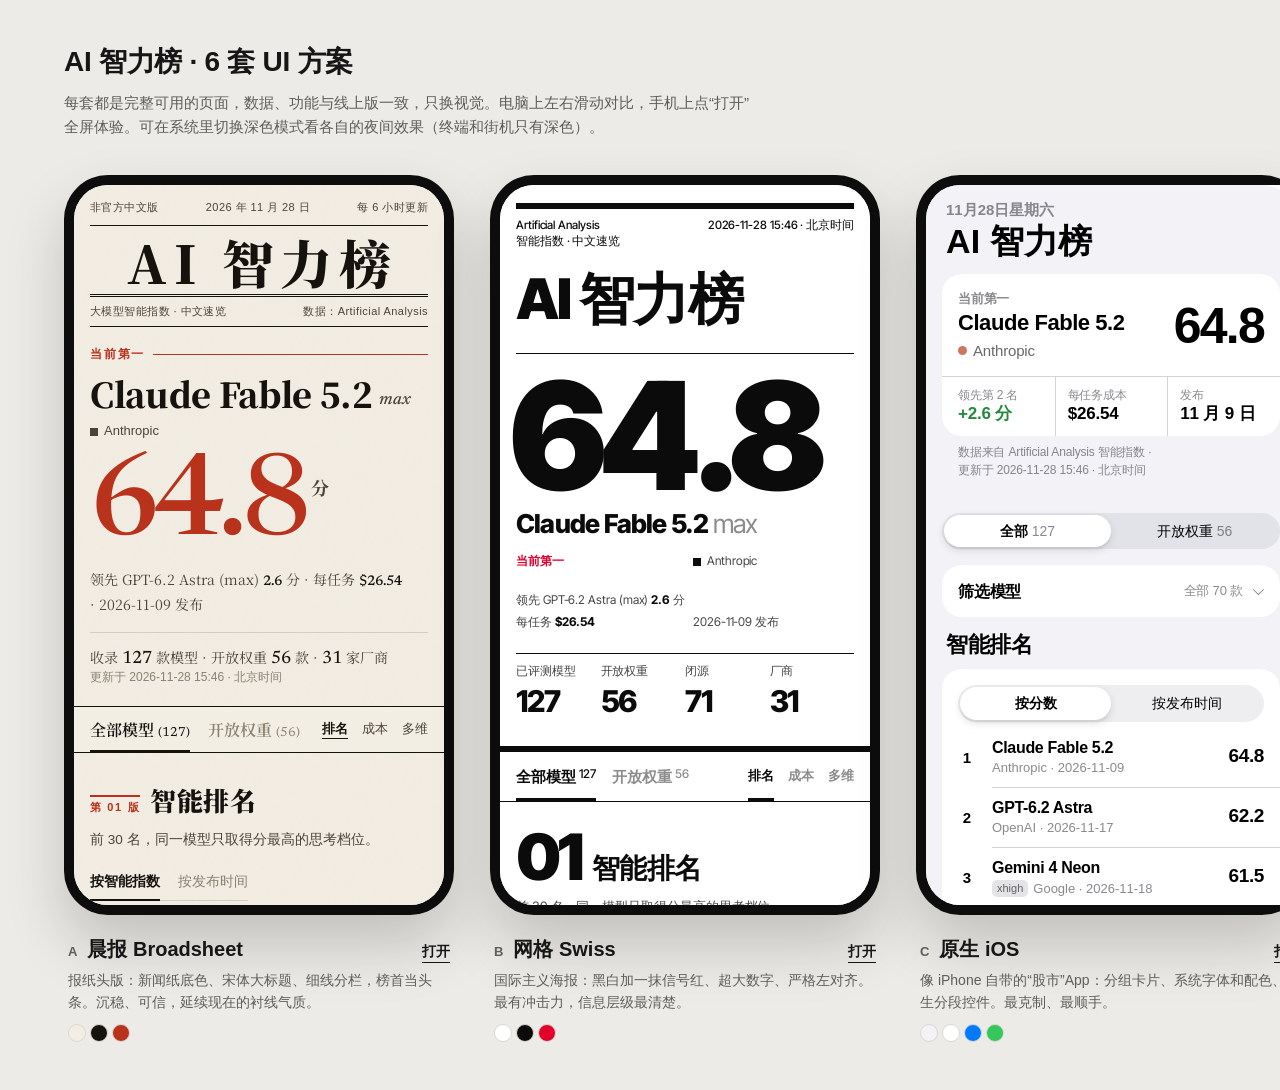
<file: design/index.html>
<!doctype html>
<html lang="zh-CN">
<head>
  <meta charset="utf-8">
  <meta name="viewport" content="width=device-width, initial-scale=1">
  <title>AI 智力榜 · 设计方案</title>
  <style>
    :root {
      --bg: #ecebe7; --surface: #fff; --ink: #161616; --ink-2: #5d5d5a; --line: #d9d8d2;
      color-scheme: light;
    }
    @media (prefers-color-scheme: dark) {
      :root { --bg: #121212; --surface: #1c1c1c; --ink: #eee; --ink-2: #a3a3a0; --line: #2c2c2c; color-scheme: dark; }
    }
    * { box-sizing: border-box; }
    body { margin: 0; background: var(--bg); color: var(--ink); font: 15px/1.6 -apple-system, BlinkMacSystemFont, "PingFang SC", "Microsoft YaHei", sans-serif; }
    header { max-width: 1200px; margin: 0 auto; padding: 40px 24px 8px; }
    h1 { margin: 0; font-size: 28px; letter-spacing: -.01em; }
    header p { margin: 6px 0 0; color: var(--ink-2); max-width: 46em; }
    .row { --pad: max(24px, calc((100vw - 1200px) / 2 + 24px)); display: flex; gap: 36px; overflow-x: auto; padding: 28px var(--pad) 48px; scroll-padding-left: var(--pad); scroll-snap-type: x mandatory; }
    .row::after { content: ""; flex: none; width: 1px; }
    .opt { flex: none; width: 390px; scroll-snap-align: start; }
    .phone { width: 390px; height: 740px; border-radius: 44px; padding: 10px; background: #0d0d0d; box-shadow: 0 30px 60px rgba(0,0,0,.18); }
    .phone iframe { width: 100%; height: 100%; border: 0; border-radius: 34px; background: #fff; display: block; }
    .meta { display: flex; align-items: baseline; gap: 10px; margin: 18px 4px 4px; }
    .meta b { font-size: 13px; color: var(--ink-2); font-variant-numeric: tabular-nums; }
    .meta h2 { margin: 0; font-size: 20px; }
    .meta a { margin-left: auto; color: var(--ink); font-weight: 600; font-size: 14px; text-decoration: none; border-bottom: 1.5px solid currentColor; }
    .opt p { margin: 0 4px; color: var(--ink-2); font-size: 14px; }
    .sw { display: flex; gap: 4px; margin: 10px 4px 0; }
    .sw i { width: 18px; height: 18px; border-radius: 50%; border: 1px solid var(--line); }
    /* 手机上看画廊：不放框，直接列出卡片 */
    @media (max-width: 700px) {
      header { padding: 24px 16px 0; }
      .row { flex-direction: column; overflow: visible; padding: 16px; gap: 14px; }
      .opt { width: auto; background: var(--surface); border-radius: 16px; padding: 14px 14px 16px; }
      .phone { display: none; }
      .meta { margin-top: 0; }
    }
  </style>
</head>
<body>
  <header>
    <h1>AI 智力榜 · 6 套 UI 方案</h1>
    <p>每套都是完整可用的页面，数据、功能与线上版一致，只换视觉。电脑上左右滑动对比，手机上点“打开”全屏体验。可在系统里切换深色模式看各自的夜间效果（终端和街机只有深色）。</p>
  </header>
  <div class="row">
    <section class="opt">
      <div class="phone"><iframe src="editorial/" loading="lazy" title="晨报"></iframe></div>
      <div class="meta"><b>A</b><h2>晨报 Broadsheet</h2><a href="editorial/">打开</a></div>
      <p>报纸头版：新闻纸底色、宋体大标题、细线分栏，榜首当头条。沉稳、可信，延续现在的衬线气质。</p>
      <div class="sw"><i style="background:#f3eee4"></i><i style="background:#16130f"></i><i style="background:#b8321c"></i></div>
    </section>
    <section class="opt">
      <div class="phone"><iframe src="swiss/" loading="lazy" title="网格"></iframe></div>
      <div class="meta"><b>B</b><h2>网格 Swiss</h2><a href="swiss/">打开</a></div>
      <p>国际主义海报：黑白加一抹信号红、超大数字、严格左对齐。最有冲击力，信息层级最清楚。</p>
      <div class="sw"><i style="background:#fff"></i><i style="background:#0b0b0b"></i><i style="background:#e4002b"></i></div>
    </section>
    <section class="opt">
      <div class="phone"><iframe src="native/" loading="lazy" title="原生"></iframe></div>
      <div class="meta"><b>C</b><h2>原生 iOS</h2><a href="native/">打开</a></div>
      <p>像 iPhone 自带的“股市”App：分组卡片、系统字体和配色、原生分段控件。最克制、最顺手。</p>
      <div class="sw"><i style="background:#f2f2f7"></i><i style="background:#fff"></i><i style="background:#007aff"></i><i style="background:#34c759"></i></div>
    </section>
    <section class="opt">
      <div class="phone"><iframe src="terminal/" loading="lazy" title="终端"></iframe></div>
      <div class="meta"><b>D</b><h2>终端 Terminal</h2><a href="terminal/">打开</a></div>
      <p>交易终端：黑底琥珀色等宽数字、滚动行情条、LED 分段柱、F1/F2/F3 功能键。专业、信息密度高。</p>
      <div class="sw"><i style="background:#07090a"></i><i style="background:#ffc23d"></i><i style="background:#3ddc84"></i></div>
    </section>
    <section class="opt">
      <div class="phone"><iframe src="riso/" loading="lazy" title="孔版"></iframe></div>
      <div class="meta"><b>E</b><h2>孔版 Riso</h2><a href="riso/">打开</a></div>
      <p>孔版印刷小志：荧光粉和蓝两种油墨叠印、网点柱、轻微错版和纸纹。年轻、有态度、适合传播。</p>
      <div class="sw"><i style="background:#f6f1e7"></i><i style="background:#ff48b0"></i><i style="background:#0078bf"></i></div>
    </section>
    <section class="opt">
      <div class="phone"><iframe src="arcade/" loading="lazy" title="街机"></iframe></div>
      <div class="meta"><b>F</b><h2>街机 Arcade</h2><a href="arcade/">打开</a></div>
      <p>80 年代街机高分榜：像素字、每行一种霓虹色、CRT 扫描线、像素皇冠。最好玩、最有记忆点。</p>
      <div class="sw"><i style="background:#05040d"></i><i style="background:#ffd400"></i><i style="background:#00e5ff"></i><i style="background:#ff3df5"></i></div>
    </section>
  </div>
</body>
</html>
</file>
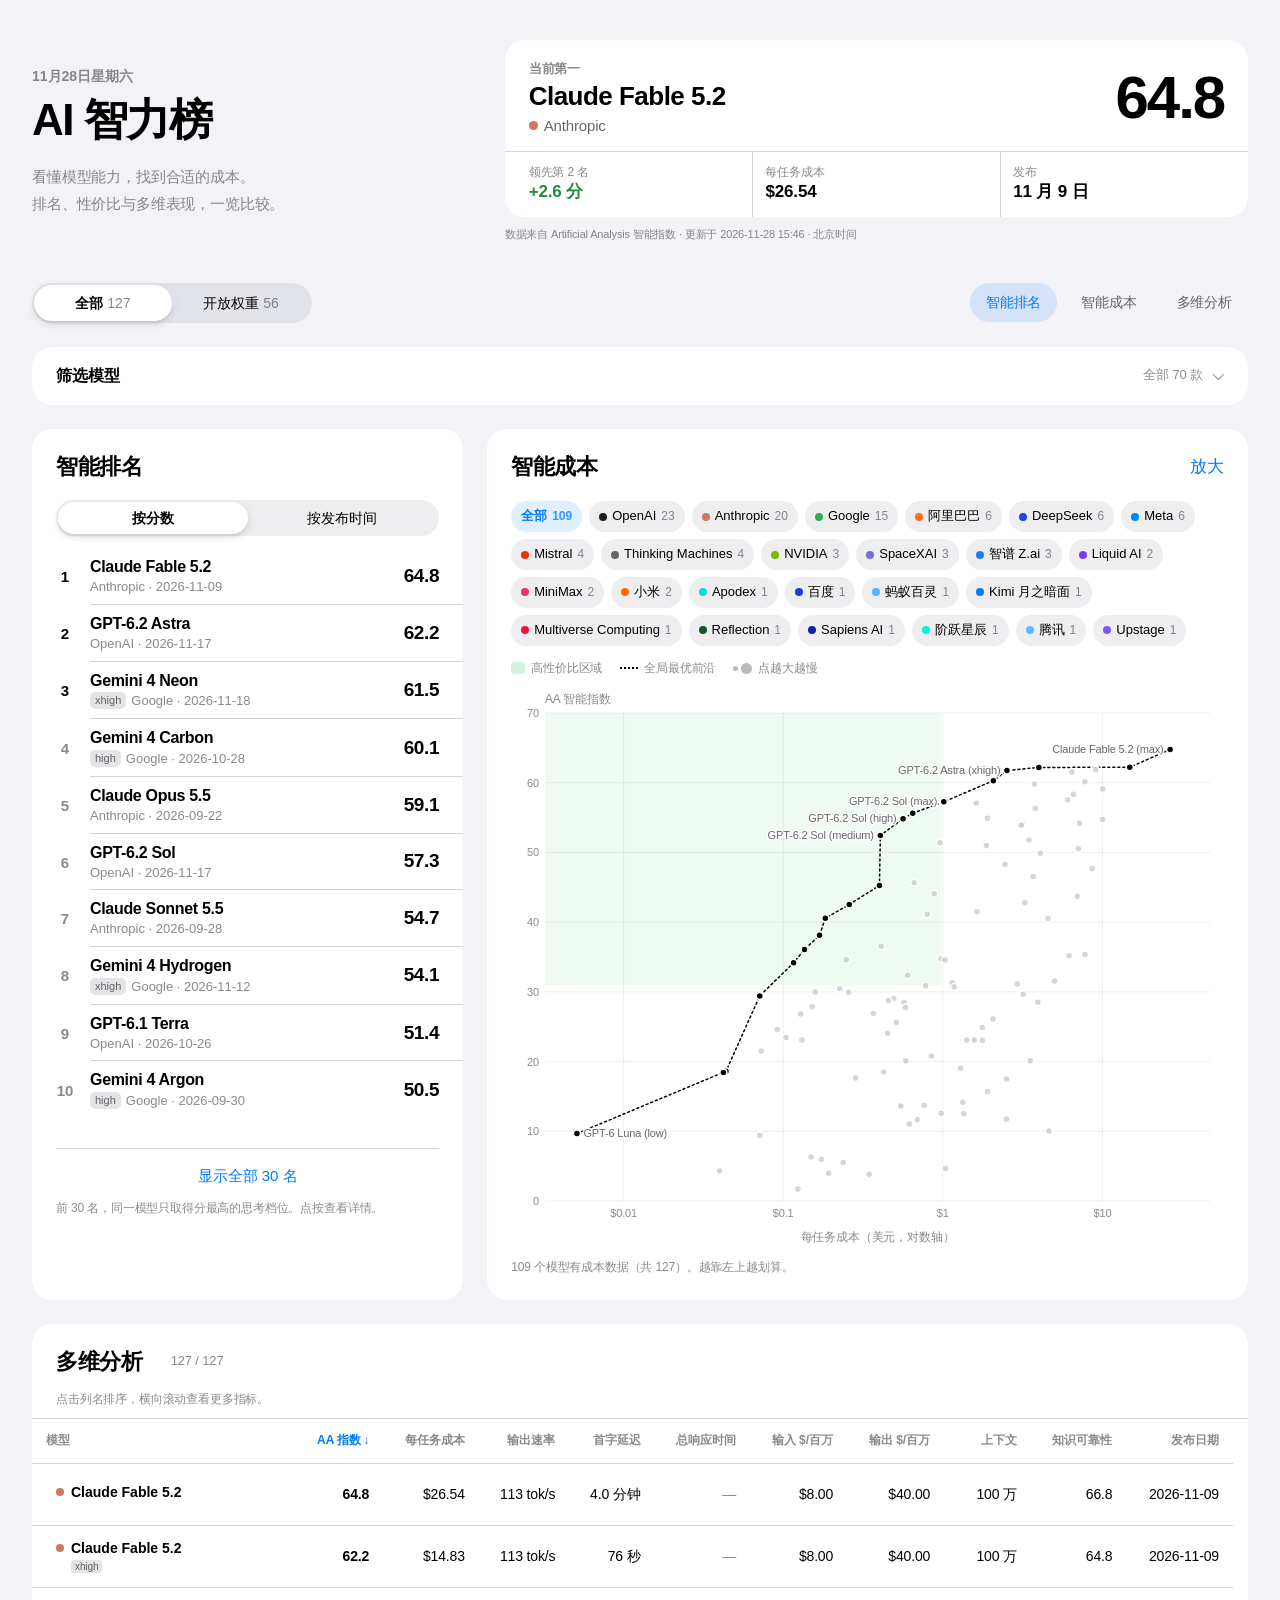
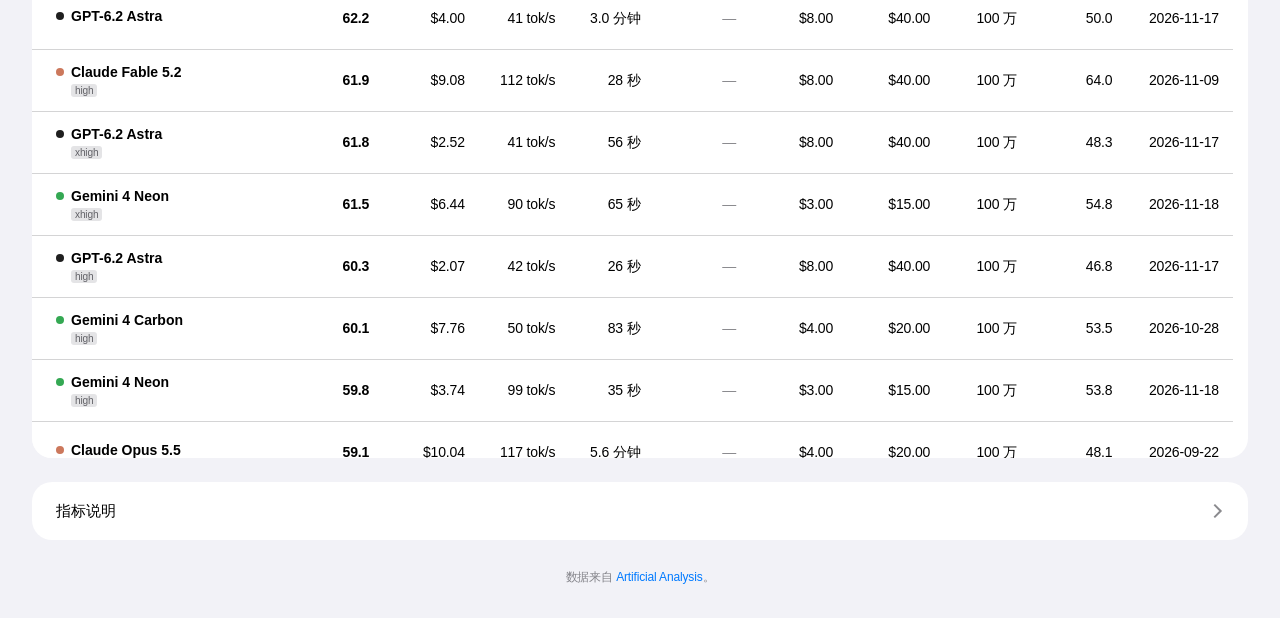
<file: docs/index.html>
<!doctype html>
<html lang="zh-CN">
<head>
  <meta charset="utf-8">
  <meta name="viewport" content="width=device-width, initial-scale=1, viewport-fit=cover">
  <title>AI 智力榜</title>
  <meta name="description" content="Artificial Analysis 智能指数中文速览：大模型智力排名、性价比与多维指标，每日自动更新。">
  <meta name="theme-color" content="#f2f2f7" media="(prefers-color-scheme: light)">
  <meta name="theme-color" content="#000000" media="(prefers-color-scheme: dark)">
  <meta name="apple-mobile-web-app-capable" content="yes">
  <meta name="mobile-web-app-capable" content="yes">
  <meta name="apple-mobile-web-app-title" content="AI 智力榜">
  <meta name="apple-mobile-web-app-status-bar-style" content="default">
  <link rel="icon" href="favicon.ico?v=20261029" sizes="any">
  <link rel="icon" href="favicon.svg?v=20261029" type="image/svg+xml">
  <link rel="apple-touch-icon" href="apple-touch-icon.png?v=20261029" sizes="180x180">
  <link rel="stylesheet" href="style.css?v=cc171fe0">
</head>
<body>
  <div class="overview wrap">
    <header class="large-title wrap">
      <p class="lt-date" id="sync-date">&nbsp;</p>
      <h1>AI 智力榜</h1>
      <p class="desktop-intro">看懂模型能力，找到合适的成本。<br>排名、性价比与多维表现，一览比较。</p>
    </header>

    <section class="wrap hero-group" aria-label="榜首">
      <div id="leader" class="group" role="button" tabindex="0" aria-label="查看榜首模型详情"></div>
      <p class="footnote">数据来自 Artificial Analysis 智能指数 · <span class="nw">更新于 <span id="sync-time">—</span></span></p>
    </section>
  </div>

  <nav class="sticky" aria-label="筛选">
    <div class="sticky-in">
      <button class="nav-title" type="button" tabindex="-1" aria-hidden="true">AI 智力榜</button>
      <div class="scope-tabs" role="tablist" aria-label="模型范围">
        <button role="tab" data-scope="all" class="on" aria-selected="true">全部 <span id="cnt-all"></span></button>
        <button role="tab" data-scope="open" aria-selected="false">开放权重 <span id="cnt-open"></span></button>
      </div>
      <div class="section-nav" aria-label="页面分区">
        <a href="#rank" class="on" aria-current="location">智能排名</a>
        <a href="#cost">智能成本</a>
        <a href="#table">多维分析</a>
      </div>
    </div>
  </nav>

  <main>
    <details id="model-filter" class="model-filter">
      <summary>
        <span>筛选模型</span>
        <span id="model-filter-count" class="filter-count">全部模型</span>
      </summary>
      <div class="filter-body">
        <label class="filter-search">
          <span class="sr-only">搜索模型或厂商</span>
          <input id="model-search" type="search" placeholder="搜索模型或厂商" autocomplete="off" spellcheck="false" aria-controls="model-options">
        </label>
        <div class="filter-actions">
          <button id="models-select" class="link-btn" type="button">全选</button>
          <button id="models-clear" class="link-btn" type="button">清空</button>
          <button id="models-reset" class="link-btn" type="button">恢复全部</button>
        </div>
        <div id="model-options" class="model-options" role="group" aria-label="选择要显示的模型"></div>
        <p id="model-filter-status" class="filter-status" role="status" aria-live="polite"></p>
        <p id="model-filter-memory" class="hint">选择会自动保存在此浏览器，下次打开时恢复。同一模型的思考档位合并选择。</p>
      </div>
    </details>

    <section id="rank" class="card">
      <h2>智能排名</h2>
      <div class="seg" id="rank-mode" role="group" aria-label="排序方式">
        <button data-mode="ii" class="on">按分数</button>
        <button data-mode="date">按发布时间</button>
      </div>
      <div id="rank-chart" class="rank-chart"></div>
      <button id="rank-more" class="more-btn" type="button"></button>
      <p class="desc">前 30 名，同一模型只取得分最高的思考档位。点按查看详情。</p>
    </section>

    <section id="cost" class="card">
      <div class="h-row">
        <h2>智能成本</h2>
        <button class="link-btn" id="cost-zoom" type="button">放大</button>
      </div>
      <div class="chips" id="cost-vendors" aria-label="按厂商筛选"></div>
      <div class="legend">
        <span><i class="lg-area"></i>高性价比区域</span>
        <span><i class="lg-line"></i><span id="cost-frontier-label">全局最优前沿</span></span>
        <span id="lg-vendor" hidden></span>
        <span class="lg-size"><i class="lg-dots"><em></em><em></em></i>点越大越慢</span>
      </div>
      <div id="cost-chart" class="chart-box"></div>
      <p class="desc" id="cost-desc"></p>
    </section>

    <section id="table" class="card">
      <div class="h-row">
        <h2>多维分析</h2>
        <span class="count" id="table-count"></span>
      </div>
      <div class="table-wrap" tabindex="0" role="region" aria-label="模型多维指标，可横向滚动"><table id="grid"></table></div>
      <p class="desc">点击列名排序，横向滚动查看更多指标。</p>
    </section>

    <section class="card about">
      <details>
        <summary>指标说明</summary>
        <dl>
          <dt>AA 智能指数</dt><dd>Artificial Analysis 用十多项独立评测（编程、科学推理、智能体任务、长上下文、知识可靠性等）综合算出的分数，越高越聪明。</dd>
          <dt>思考档位</dt><dd>同一模型可设置不同的推理强度，如 max / xhigh / high / low。档位越高通常越聪明，但更慢更贵。</dd>
          <dt>每任务成本</dt><dd>跑完整套智能指数评测时，平均每道题花费的 API 费用（美元）。它同时反映了单价和模型“想得多不多”。</dd>
          <dt>高性价比区域</dt><dd>每任务成本低于中位数、智能指数高于中位数的区域。</dd>
          <dt>全局最优前沿</dt><dd>帕累托前沿：在同等或更低成本下，没有别的模型比它更聪明。</dd>
          <dt>输出速度</dt><dd>开始输出后每秒生成的 token 数，按 AA 当前性能统计口径展示。</dd>
          <dt>首字延迟</dt><dd>从发出请求到收到第一个 token 的时间。推理模型会先“思考”，所以通常更长。</dd>
          <dt>总响应时间</dt><dd>一次典型请求从发出到完整返回的时间。散点图里点越大，总响应时间越长。</dd>
          <dt>知识可靠性</dt><dd>AA-Omniscience 指数：答对加分、答错扣分、承认不知道不扣分，衡量模型会不会“一本正经地胡说”。</dd>
        </dl>
      </details>
    </section>
  </main>

  <footer>
    数据来自 <a href="https://artificialanalysis.ai/" target="_blank" rel="noopener">Artificial Analysis</a>。
  </footer>

  <div id="tip" class="tip" hidden></div>

  <div id="sheet" class="sheet" hidden>
    <div class="sheet-backdrop" data-close></div>
    <div class="sheet-panel" role="dialog" aria-modal="true" aria-labelledby="sheet-title">
      <div class="sheet-bar">
        <button class="sheet-close" data-close aria-label="关闭" type="button">
          <svg viewBox="0 0 12 12" width="12" height="12" aria-hidden="true"><path d="M1.5 1.5l9 9M10.5 1.5l-9 9" stroke="currentColor" stroke-width="1.8" stroke-linecap="round"/></svg>
        </button>
      </div>
      <div id="sheet-body"></div>
    </div>
  </div>

  <div id="zoom" class="zoom" hidden role="dialog" aria-modal="true" aria-label="智能成本 · 放大">
    <div class="zoom-bar">
      <span class="zoom-t"><b>智能成本</b><small class="zoom-hint"><span class="mobile-zoom-hint">左右滑动 · 横屏更清楚</span><span class="desktop-zoom-hint">悬停查看指标 · 点击模型查看详情 · Esc 关闭</span></small></span>
      <button class="link-btn" id="zoom-close" type="button">完成</button>
    </div>
    <div class="zoom-scroll"><div id="zoom-chart"></div></div>
  </div>

  <script>
    window.UI = {
      rankAxis: false,
      leaderCells: true,
      countFmt: function (n) { return n; },
      headDate: function (d) {
        return new Intl.DateTimeFormat('zh-CN', { timeZone: 'Asia/Shanghai', month: 'long', day: 'numeric', weekday: 'long' }).format(d);
      },
      moreText: function (open, n) { return open ? '收起' : '显示全部 ' + n + ' 名'; }
    };
  </script>
  <script src="app.js?v=cc171fe0"></script>
</body>
</html>
</file>
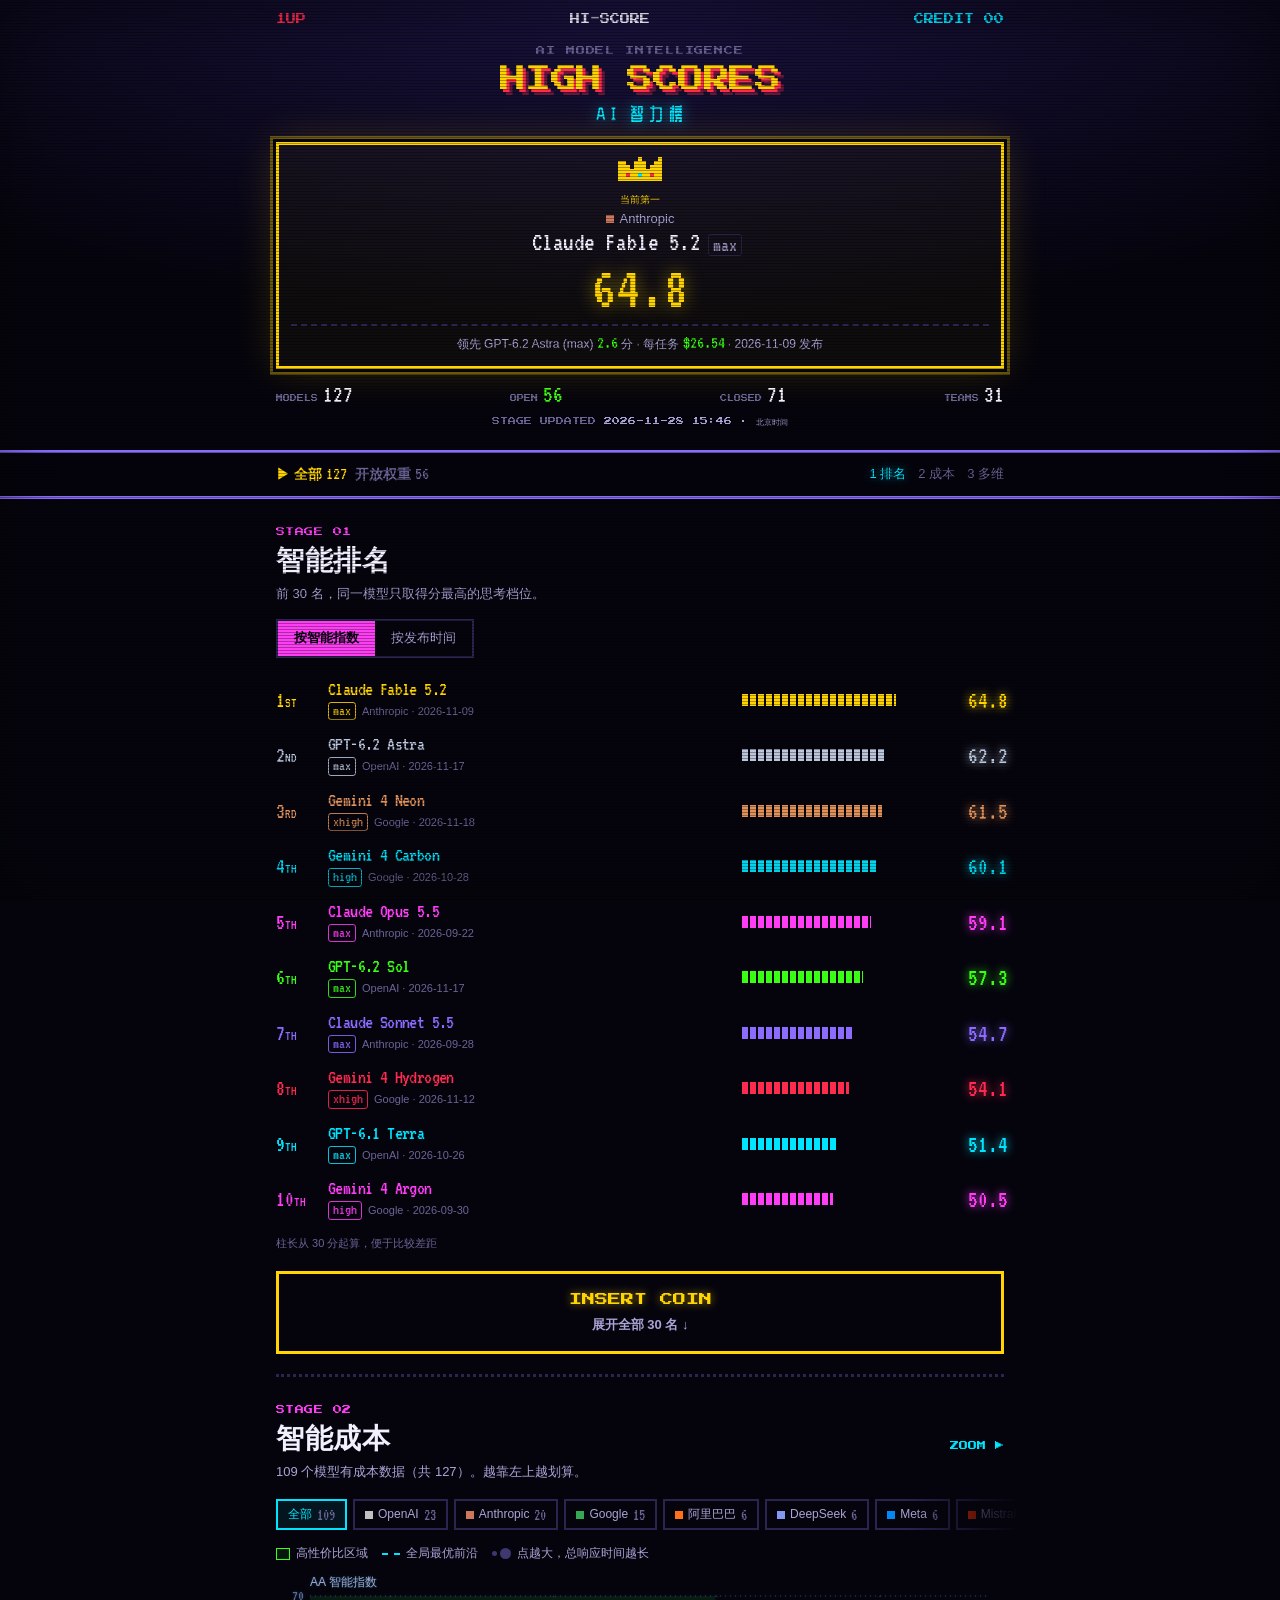
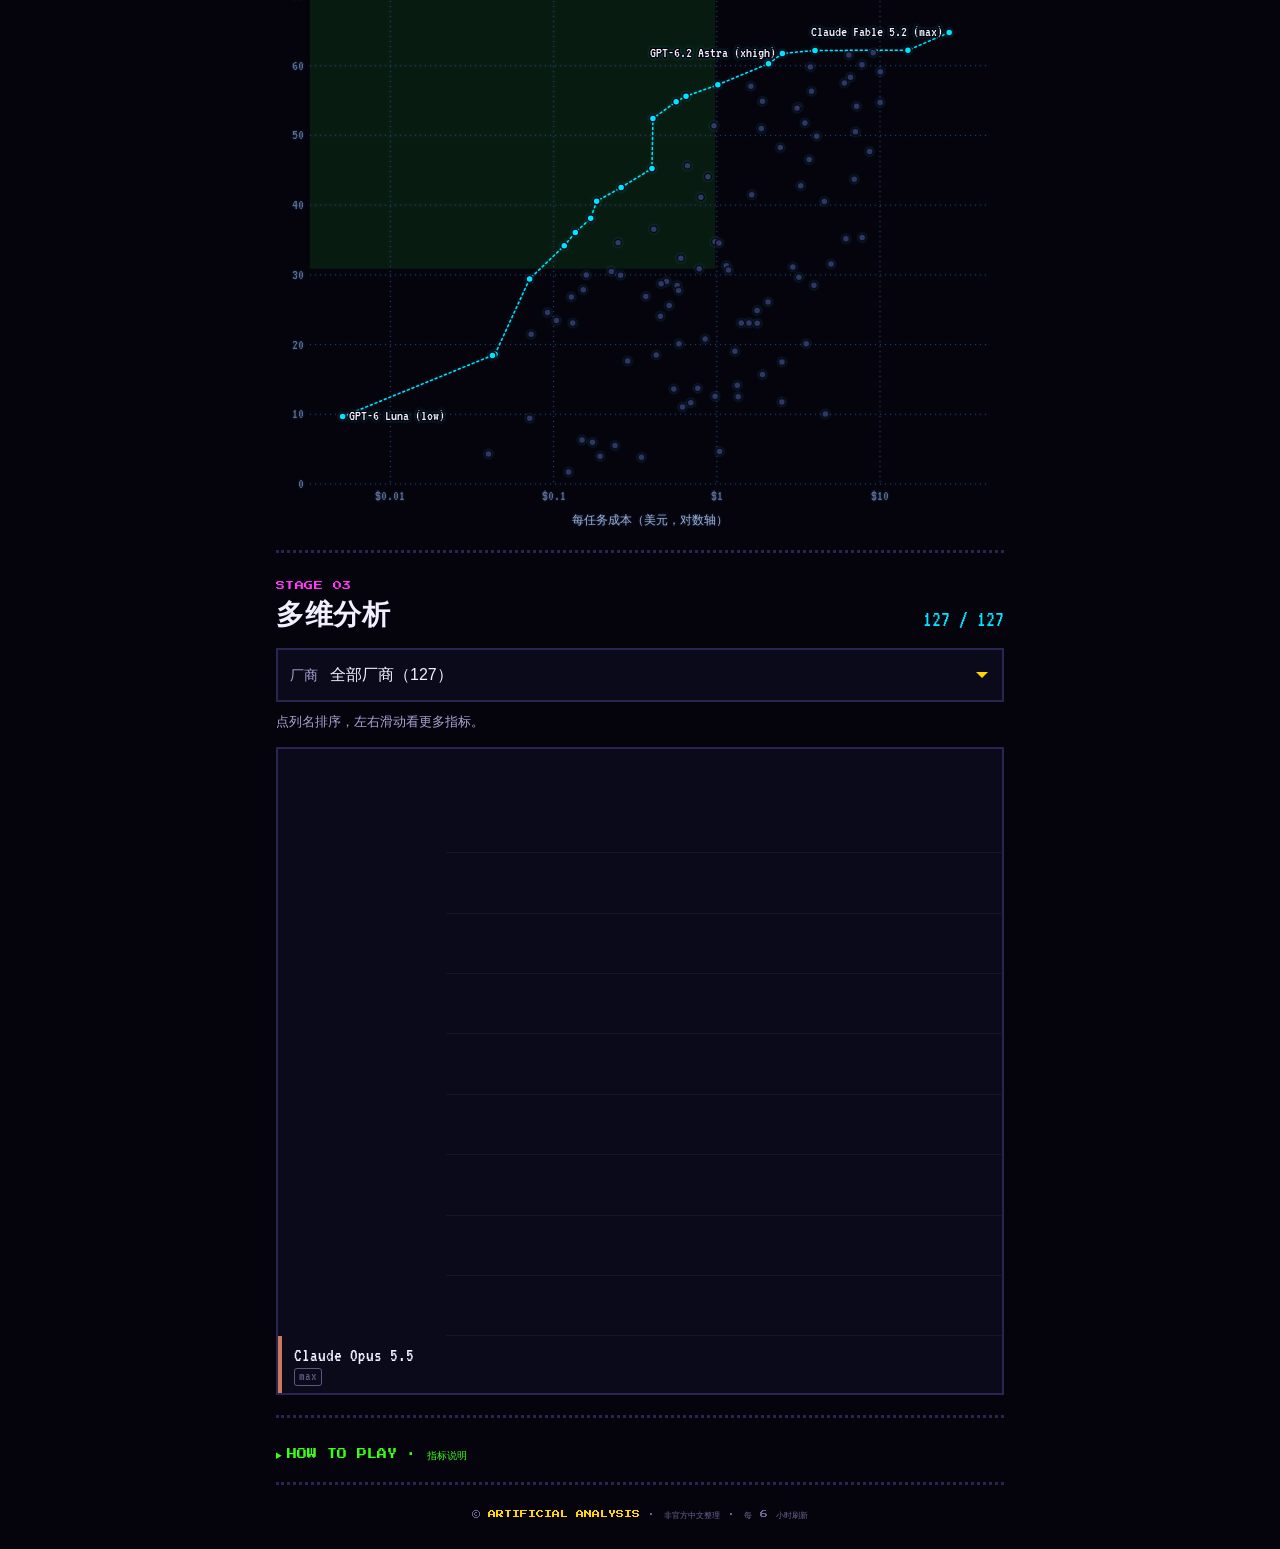
<file: design/arcade/index.html>
<!doctype html>
<html lang="zh-CN" data-theme="dark">
<head>
  <meta charset="utf-8">
  <meta name="viewport" content="width=device-width, initial-scale=1, viewport-fit=cover">
  <title>AI 智力榜 · HIGH SCORES</title>
  <meta name="theme-color" content="#05040d">
  <link rel="preconnect" href="https://fonts.googleapis.com"><link rel="preconnect" href="https://fonts.gstatic.com" crossorigin>
  <link href="https://fonts.googleapis.com/css2?family=Press+Start+2P&family=VT323&family=ZCOOL+QingKe+HuangYou&display=swap" rel="stylesheet">
  <link rel="stylesheet" href="../shared/base.css">
  <link rel="stylesheet" href="style.css">
</head>
<body class="">
  <header class="marquee wrap">
    <div class="mq-top"><span>1UP</span><span>HI-SCORE</span><span>CREDIT 00</span></div>
    <p class="mq-sub">AI MODEL INTELLIGENCE</p>
    <h1><span class="hs">HIGH SCORES</span><span class="zh">AI 智力榜</span></h1>
    <div id="leader" role="button" tabindex="0" aria-label="查看榜首模型详情"></div>
    <div class="stats">
      <div class="stat"><span>MODELS</span><b id="stat-all">–</b></div>
      <div class="stat"><span>OPEN</span><b id="stat-open">–</b></div>
      <div class="stat"><span>CLOSED</span><b id="stat-closed">–</b></div>
      <div class="stat"><span>TEAMS</span><b id="stat-vendors">–</b></div>
    </div>
    <p class="meta">STAGE UPDATED <span id="sync-time">—</span></p>
  </header>

  <nav class="sticky" aria-label="筛选与导航">
    <div class="sticky-in">
    <div class="scope-tabs" role="tablist">
      <button role="tab" data-scope="all" class="on" aria-selected="true">全部 <span id="cnt-all"></span></button>
      <button role="tab" data-scope="open" aria-selected="false">开放权重 <span id="cnt-open"></span></button>
    </div>
    <div class="section-nav">
      <a href="#rank" class="on">1 排名</a>
      <a href="#cost">2 成本</a>
      <a href="#table">3 多维</a>
    </div>
    </div>
  </nav>

  <main>
    <section id="rank" class="card">
      <h2><span class="lv">STAGE 01</span>智能排名</h2>
      <p class="desc">前 30 名，同一模型只取得分最高的思考档位。</p>
      <div class="seg" id="rank-mode">
        <button data-mode="ii" class="on">按智能指数</button>
        <button data-mode="date">按发布时间</button>
      </div>
      <div id="rank-chart" class="rank-chart"></div>
      <button id="rank-more" class="more-btn"></button>
    </section>

    <section id="cost" class="card">
      <div class="h-row">
        <h2><span class="lv">STAGE 02</span>智能成本</h2>
        <button class="link-btn" id="cost-zoom">ZOOM ▶</button>
      </div>
      <p class="desc" id="cost-desc"></p>
      <div class="chips" id="cost-vendors" aria-label="按厂商筛选"></div>
      <div class="legend">
        <span><i class="lg-area"></i>高性价比区域</span>
        <span><i class="lg-line"></i>全局最优前沿</span>
        <span id="lg-vendor" hidden></span>
        <span><i class="lg-dots"><em></em><em></em></i>点越大，总响应时间越长</span>
      </div>
      <div id="cost-chart" class="chart-box"></div>
    </section>

    <section id="table" class="card">
      <div class="h-row">
        <h2><span class="lv">STAGE 03</span>多维分析</h2>
        <span class="count" id="table-count"></span>
      </div>
      <label class="select">
        <span>厂商</span>
        <select id="table-vendor"></select>
      </label>
      <p class="desc">点列名排序，左右滑动看更多指标。</p>
      <div class="table-wrap"><table id="grid"></table></div>
    </section>

    <section class="card about">
      <details>
        <summary>HOW TO PLAY · 指标说明</summary>
        <dl>
          <dt>AA 智能指数</dt><dd>Artificial Analysis 用十多项独立评测（编程、科学推理、智能体任务、长上下文、知识可靠性等）综合算出的分数，越高越聪明。</dd>
          <dt>思考档位</dt><dd>同一模型可设置不同的推理强度，如 max / xhigh / high / low。档位越高通常越聪明，但更慢更贵。</dd>
          <dt>每任务成本</dt><dd>跑完整套智能指数评测时，平均每道题花费的 API 费用（美元）。它同时反映了单价和模型“想得多不多”。</dd>
          <dt>高性价比区域</dt><dd>每任务成本低于中位数、智能指数高于中位数的区域。</dd>
          <dt>全局最优前沿</dt><dd>帕累托前沿：在同等或更低成本下，没有别的模型比它更聪明。</dd>
          <dt>输出速度</dt><dd>开始输出后每秒生成的 token 数（中位数）。</dd>
          <dt>首字延迟</dt><dd>从发出请求到收到第一个 token 的时间。推理模型会先“思考”，所以通常更长。</dd>
          <dt>总响应时间</dt><dd>一次典型请求从发出到完整返回的时间。</dd>
          <dt>知识可靠性</dt><dd>AA-Omniscience 指数：答对加分、答错扣分、承认不知道不扣分，衡量模型会不会“一本正经地胡说”。</dd>
        </dl>
      </details>
    </section>
  </main>

  <footer>
    © <a href="https://artificialanalysis.ai/" target="_blank" rel="noopener">ARTIFICIAL ANALYSIS</a> · 非官方中文整理 · 每 6 小时刷新
  </footer>

  <div id="tip" class="tip" hidden></div>

  <div id="sheet" class="sheet" hidden>
    <div class="sheet-backdrop" data-close></div>
    <div class="sheet-panel" role="dialog" aria-modal="true" aria-labelledby="sheet-title">
      <button class="sheet-close" data-close aria-label="关闭">×</button>
      <div id="sheet-body"></div>
    </div>
  </div>

  <div id="zoom" class="zoom" hidden>
    <div class="zoom-bar">
      <span><b>智能成本 · 放大</b><small class="zoom-hint">可左右滑动 · 横屏看更清楚</small></span>
      <button class="link-btn" id="zoom-close">关闭 ×</button>
    </div>
    <div class="zoom-scroll"><div id="zoom-chart"></div></div>
  </div>
  <div class="crt" aria-hidden="true"></div>
  <script>window.UI = { rankAxis: false, rankMin: 30, scatterLabels: 3, barColor: function () { return 'var(--rc)'; }, countFmt: function (n) { return n; } };</script>
  <script src="../shared/app.js"></script>
</body>
</html>
</file>
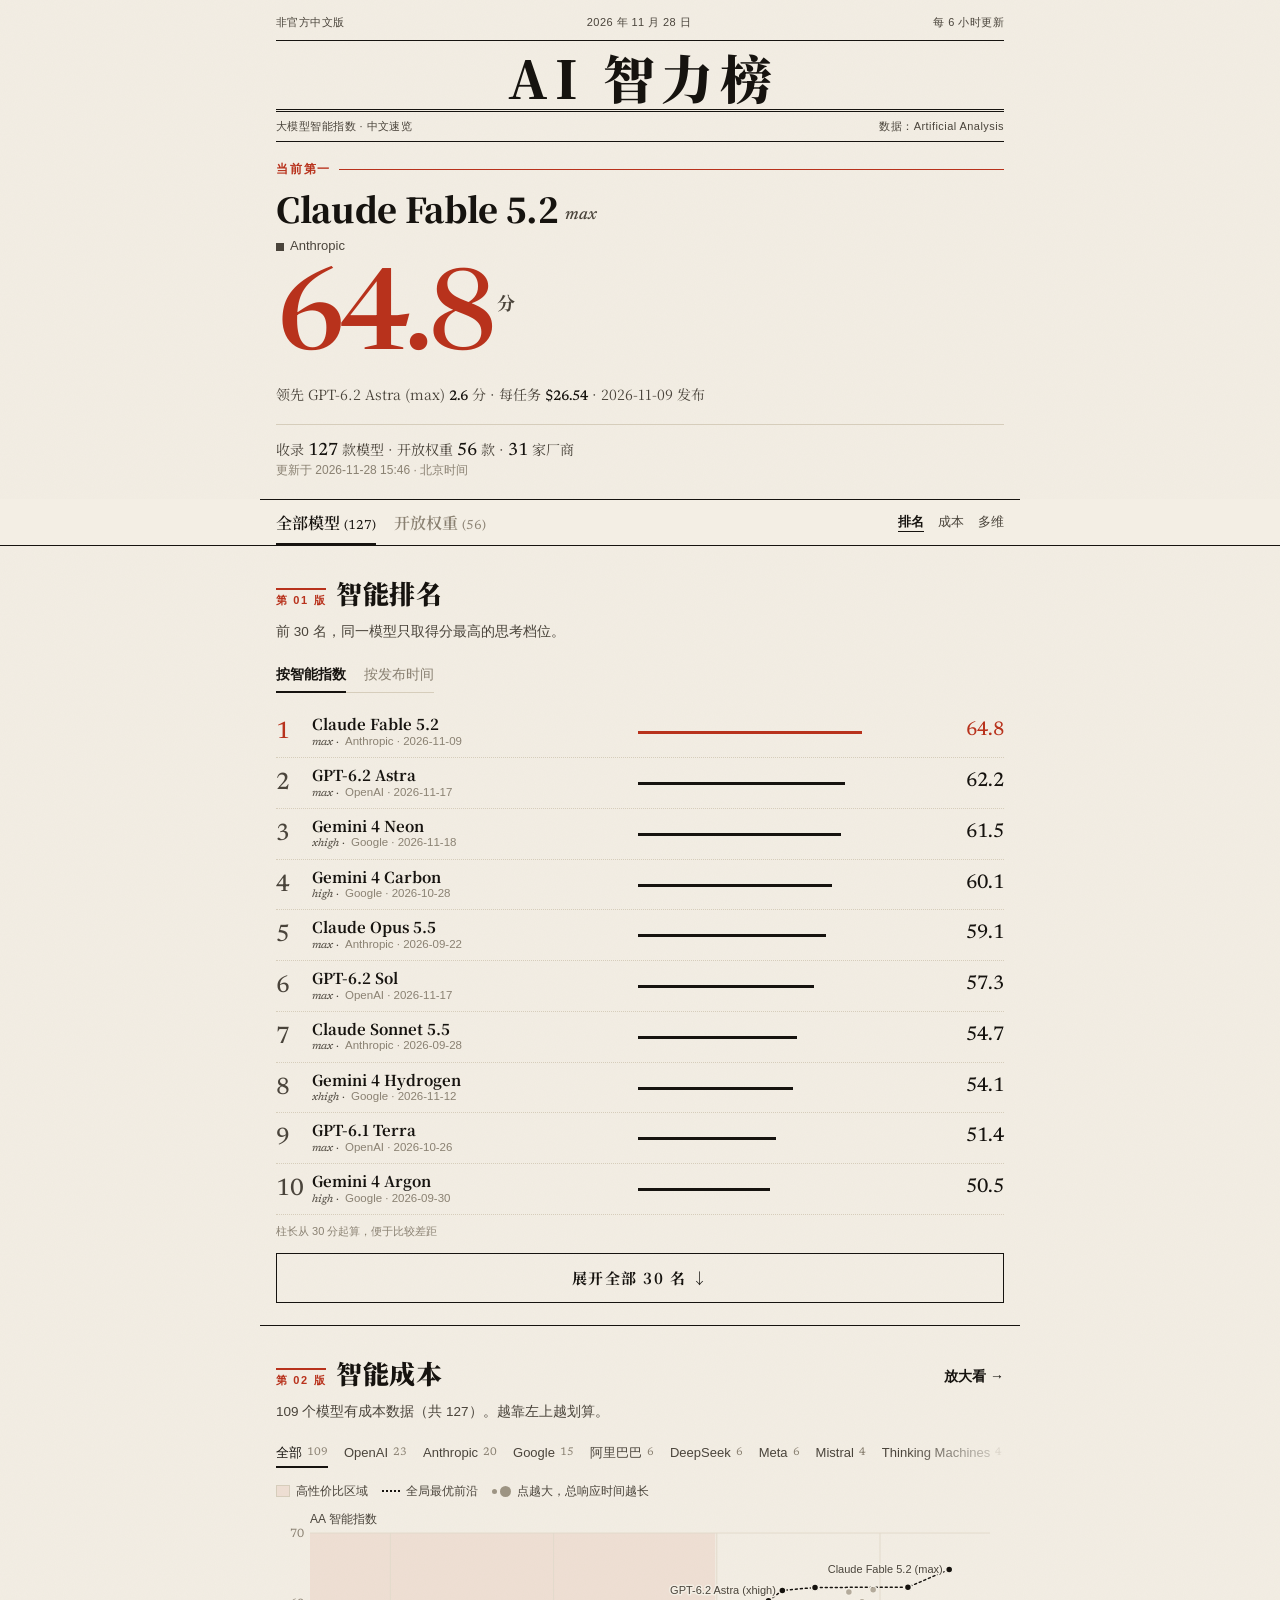
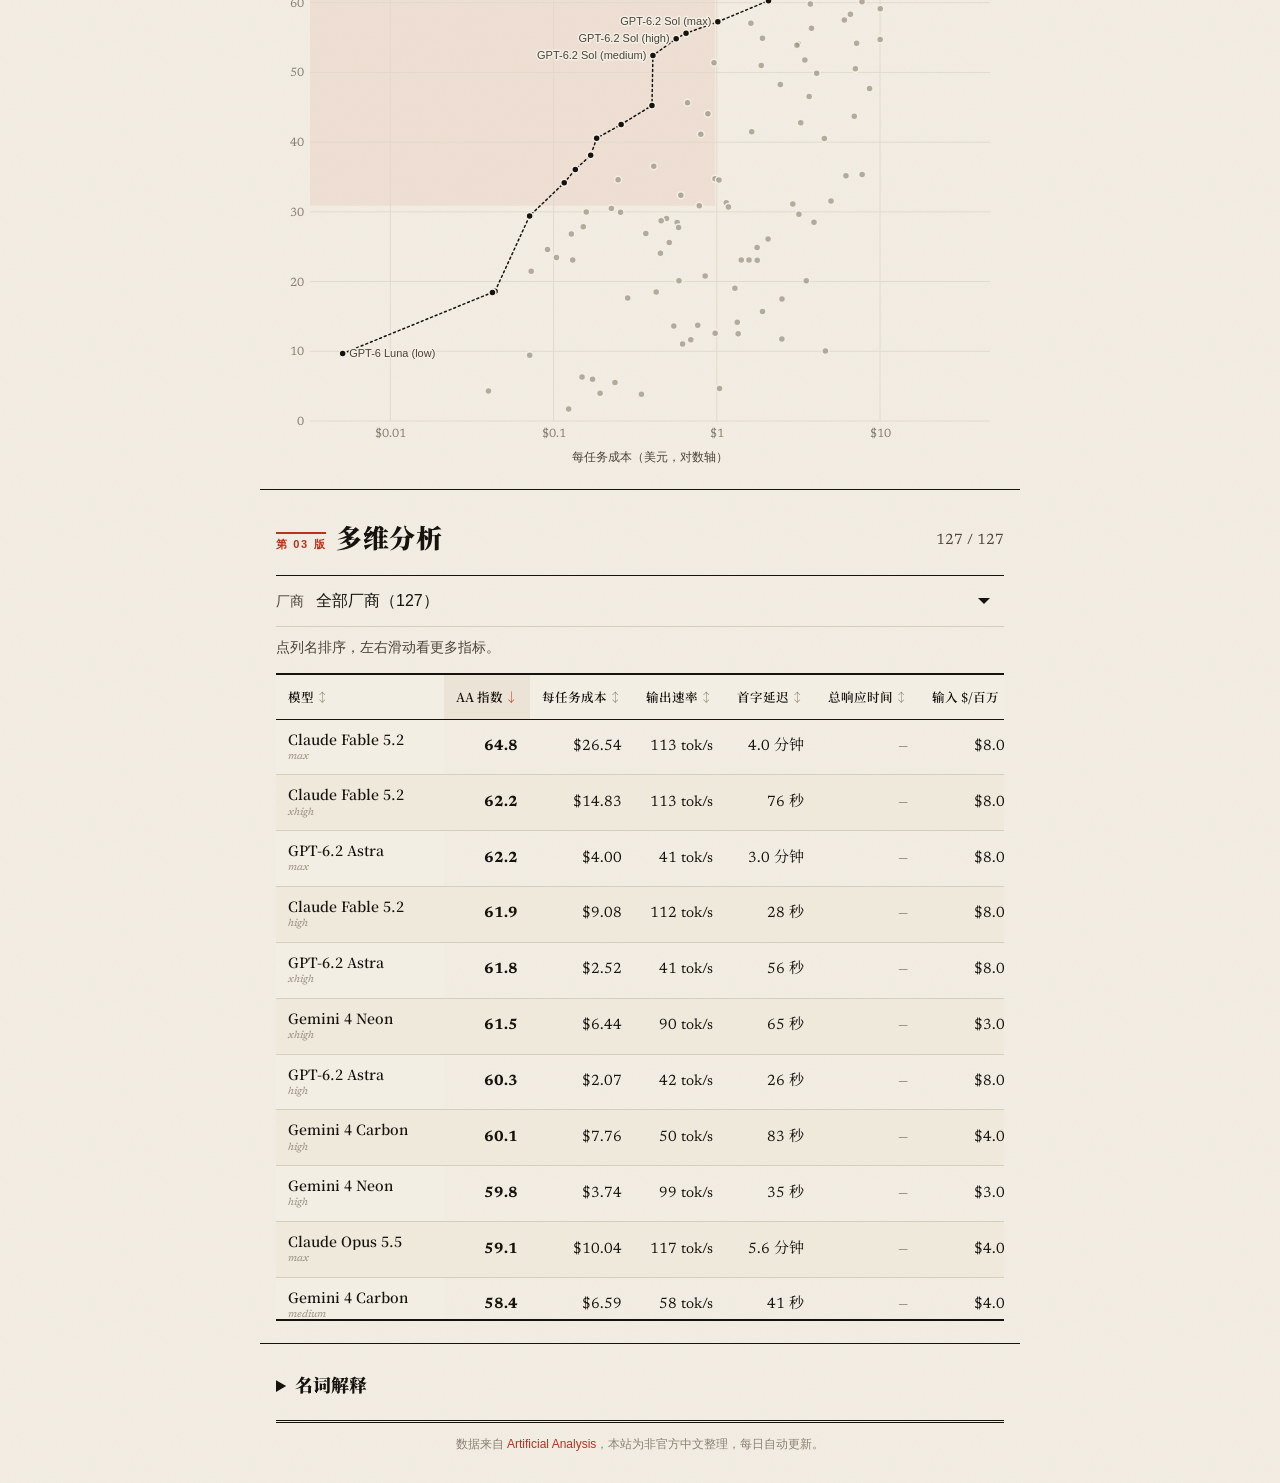
<file: design/editorial/index.html>
<!doctype html>
<html lang="zh-CN">
<head>
  <meta charset="utf-8">
  <meta name="viewport" content="width=device-width, initial-scale=1, viewport-fit=cover">
  <title>AI 智力榜 · 晨报</title>
  <meta name="theme-color" content="#f3eee4">
  <link rel="preconnect" href="https://fonts.googleapis.com"><link rel="preconnect" href="https://fonts.gstatic.com" crossorigin>
  <link href="https://fonts.googleapis.com/css2?family=Noto+Serif+SC:wght@500;700;900&family=Newsreader:opsz,wght@6..72,400;6..72,500;6..72,700&display=swap" rel="stylesheet">
  <link rel="stylesheet" href="../shared/base.css">
  <link rel="stylesheet" href="style.css">
</head>
<body class="">
  <header class="masthead wrap">
    <div class="mh-top"><span>非官方中文版</span><span id="sync-date">—</span><span>每 6 小时更新</span></div>
    <h1>AI 智力榜</h1>
    <div class="mh-sub"><span>大模型智能指数 · 中文速览</span><span>数据：Artificial Analysis</span></div>
  </header>
  <section class="front wrap">
    <div id="leader" role="button" tabindex="0" aria-label="查看榜首模型详情"></div>
    <p class="index">收录 <b id="stat-all">–</b> 款模型 · 开放权重 <b id="stat-open">–</b> 款 · <b id="stat-vendors">–</b> 家厂商<span class="upd">更新于 <span id="sync-time">加载中…</span></span></p>
  </section>

  <nav class="sticky" aria-label="筛选与导航">
    <div class="sticky-in">
    <div class="scope-tabs" role="tablist">
      <button role="tab" data-scope="all" class="on" aria-selected="true">全部模型 <span id="cnt-all"></span></button>
      <button role="tab" data-scope="open" aria-selected="false">开放权重 <span id="cnt-open"></span></button>
    </div>
    <div class="section-nav">
      <a href="#rank" class="on">排名</a>
      <a href="#cost">成本</a>
      <a href="#table">多维</a>
    </div>
    </div>
  </nav>

  <main>
    <section id="rank" class="card">
      <div class="sec-head"><span class="sec-no">第 01 版</span><h2>智能排名</h2></div>
      <p class="desc">前 30 名，同一模型只取得分最高的思考档位。</p>
      <div class="seg" id="rank-mode">
        <button data-mode="ii" class="on">按智能指数</button>
        <button data-mode="date">按发布时间</button>
      </div>
      <div id="rank-chart" class="rank-chart"></div>
      <button id="rank-more" class="more-btn"></button>
    </section>

    <section id="cost" class="card">
      <div class="h-row">
        <div class="sec-head"><span class="sec-no">第 02 版</span><h2>智能成本</h2></div>
        <button class="link-btn" id="cost-zoom">放大看 →</button>
      </div>
      <p class="desc" id="cost-desc"></p>
      <div class="chips" id="cost-vendors" aria-label="按厂商筛选"></div>
      <div class="legend">
        <span><i class="lg-area"></i>高性价比区域</span>
        <span><i class="lg-line"></i>全局最优前沿</span>
        <span id="lg-vendor" hidden></span>
        <span><i class="lg-dots"><em></em><em></em></i>点越大，总响应时间越长</span>
      </div>
      <div id="cost-chart" class="chart-box"></div>
    </section>

    <section id="table" class="card">
      <div class="h-row">
        <div class="sec-head"><span class="sec-no">第 03 版</span><h2>多维分析</h2></div>
        <span class="count" id="table-count"></span>
      </div>
      <label class="select">
        <span>厂商</span>
        <select id="table-vendor"></select>
      </label>
      <p class="desc">点列名排序，左右滑动看更多指标。</p>
      <div class="table-wrap"><table id="grid"></table></div>
    </section>

    <section class="card about">
      <details>
        <summary>名词解释</summary>
        <dl>
          <dt>AA 智能指数</dt><dd>Artificial Analysis 用十多项独立评测（编程、科学推理、智能体任务、长上下文、知识可靠性等）综合算出的分数，越高越聪明。</dd>
          <dt>思考档位</dt><dd>同一模型可设置不同的推理强度，如 max / xhigh / high / low。档位越高通常越聪明，但更慢更贵。</dd>
          <dt>每任务成本</dt><dd>跑完整套智能指数评测时，平均每道题花费的 API 费用（美元）。它同时反映了单价和模型“想得多不多”。</dd>
          <dt>高性价比区域</dt><dd>每任务成本低于中位数、智能指数高于中位数的区域。</dd>
          <dt>全局最优前沿</dt><dd>帕累托前沿：在同等或更低成本下，没有别的模型比它更聪明。</dd>
          <dt>输出速度</dt><dd>开始输出后每秒生成的 token 数（中位数）。</dd>
          <dt>首字延迟</dt><dd>从发出请求到收到第一个 token 的时间。推理模型会先“思考”，所以通常更长。</dd>
          <dt>总响应时间</dt><dd>一次典型请求从发出到完整返回的时间。</dd>
          <dt>知识可靠性</dt><dd>AA-Omniscience 指数：答对加分、答错扣分、承认不知道不扣分，衡量模型会不会“一本正经地胡说”。</dd>
        </dl>
      </details>
    </section>
  </main>

  <footer>
    数据来自 <a href="https://artificialanalysis.ai/" target="_blank" rel="noopener">Artificial Analysis</a>，本站为非官方中文整理，每日自动更新。
  </footer>

  <div id="tip" class="tip" hidden></div>

  <div id="sheet" class="sheet" hidden>
    <div class="sheet-backdrop" data-close></div>
    <div class="sheet-panel" role="dialog" aria-modal="true" aria-labelledby="sheet-title">
      <button class="sheet-close" data-close aria-label="关闭">×</button>
      <div id="sheet-body"></div>
    </div>
  </div>

  <div id="zoom" class="zoom" hidden>
    <div class="zoom-bar">
      <span><b>智能成本 · 放大</b><small class="zoom-hint">可左右滑动 · 横屏看更清楚</small></span>
      <button class="link-btn" id="zoom-close">关闭 ×</button>
    </div>
    <div class="zoom-scroll"><div id="zoom-chart"></div></div>
  </div>

  <script>window.UI = { rankAxis: false, rankMin: 30, barColor: function (m, r) { return r === 1 ? 'var(--accent)' : 'var(--bar)'; } };</script>
  <script src="../shared/app.js"></script>
</body>
</html>
</file>
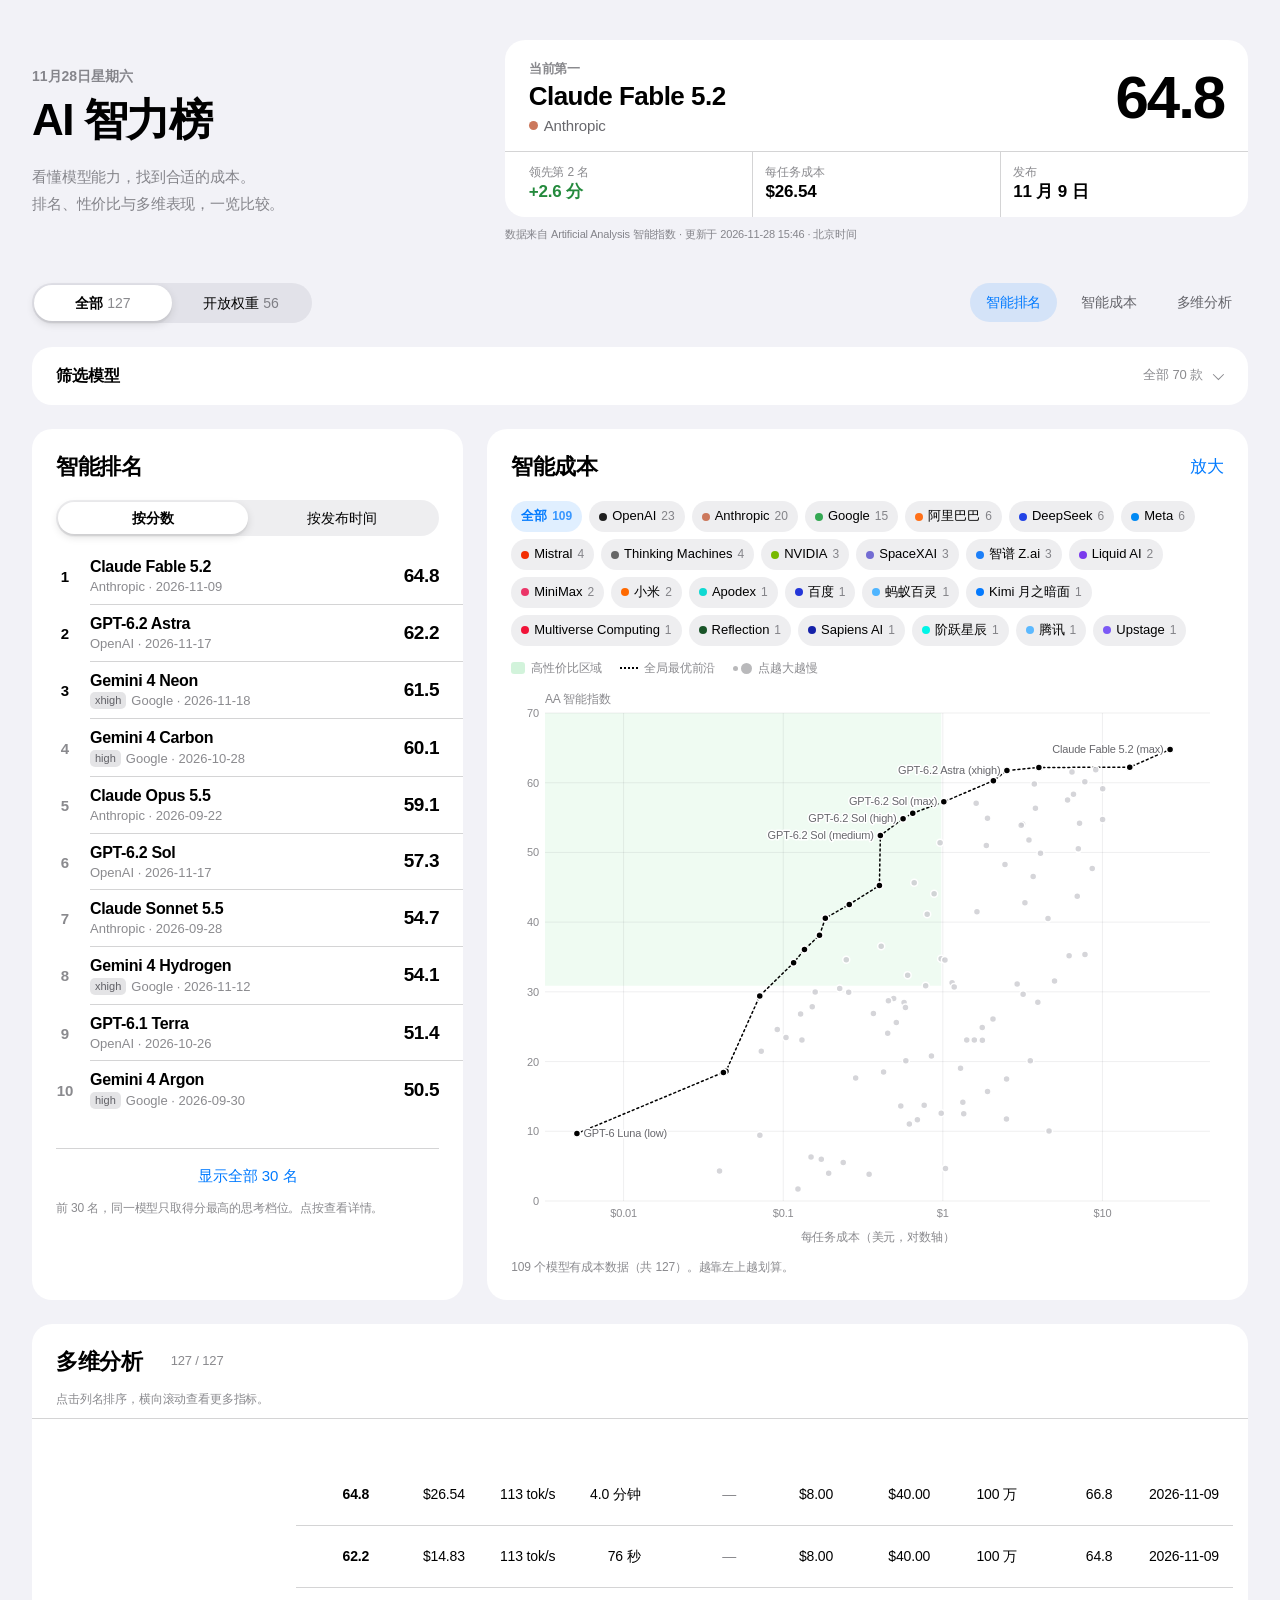
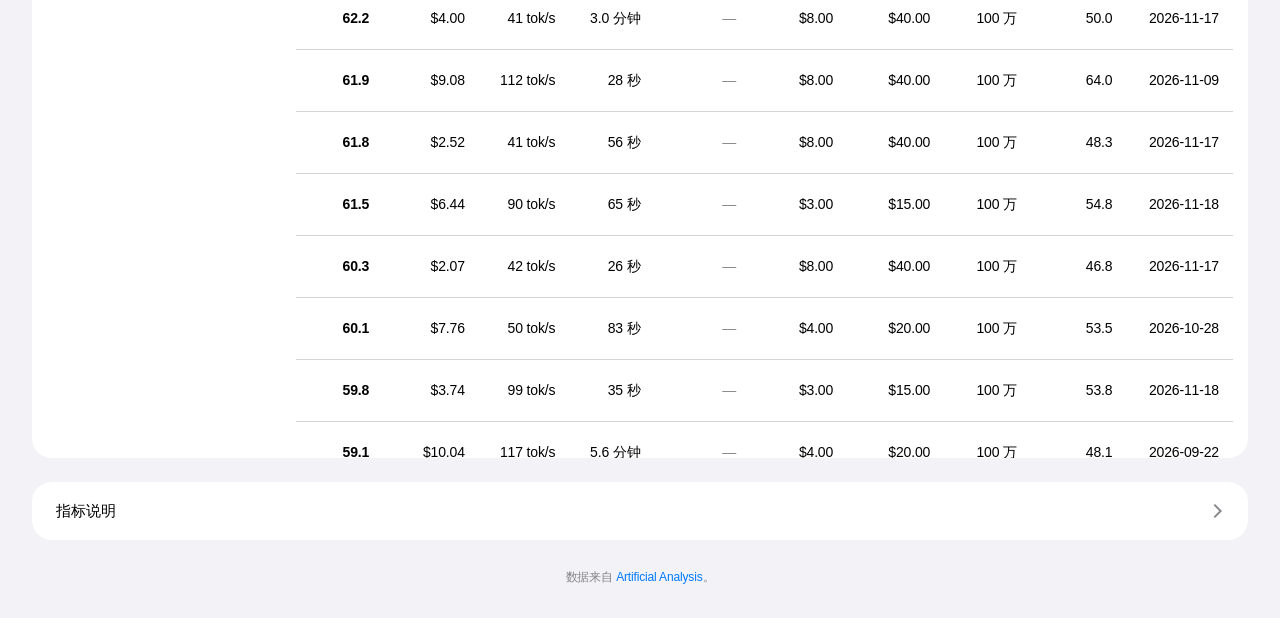
<file: design/native/index.html>
<!doctype html>
<html lang="zh-CN">
<head>
  <meta charset="utf-8">
  <meta name="viewport" content="width=device-width, initial-scale=1, viewport-fit=cover">
  <title>AI 智力榜</title>
  <meta name="description" content="Artificial Analysis 智能指数中文速览：大模型智力排名、性价比与多维指标，每日自动更新。">
  <meta name="theme-color" content="#f2f2f7" media="(prefers-color-scheme: light)">
  <meta name="theme-color" content="#000000" media="(prefers-color-scheme: dark)">
  <meta name="apple-mobile-web-app-capable" content="yes">
  <meta name="mobile-web-app-capable" content="yes">
  <meta name="apple-mobile-web-app-title" content="AI 智力榜">
  <meta name="apple-mobile-web-app-status-bar-style" content="default">
  <link rel="icon" href="favicon.ico?v=20261029" sizes="any">
  <link rel="icon" href="favicon.svg?v=20261029" type="image/svg+xml">
  <link rel="apple-touch-icon" href="apple-touch-icon.png?v=20261029" sizes="180x180">
  <link rel="stylesheet" href="../shared/base.css">
  <link rel="stylesheet" href="style.css">
</head>
<body>
  <div class="overview wrap">
    <header class="large-title wrap">
      <p class="lt-date" id="sync-date">&nbsp;</p>
      <h1>AI 智力榜</h1>
      <p class="desktop-intro">看懂模型能力，找到合适的成本。<br>排名、性价比与多维表现，一览比较。</p>
    </header>

    <section class="wrap hero-group" aria-label="榜首">
      <div id="leader" class="group" role="button" tabindex="0" aria-label="查看榜首模型详情"></div>
      <p class="footnote">数据来自 Artificial Analysis 智能指数 · <span class="nw">更新于 <span id="sync-time">—</span></span></p>
    </section>
  </div>

  <nav class="sticky" aria-label="筛选">
    <div class="sticky-in">
      <button class="nav-title" type="button" tabindex="-1" aria-hidden="true">AI 智力榜</button>
      <div class="scope-tabs" role="tablist" aria-label="模型范围">
        <button role="tab" data-scope="all" class="on" aria-selected="true">全部 <span id="cnt-all"></span></button>
        <button role="tab" data-scope="open" aria-selected="false">开放权重 <span id="cnt-open"></span></button>
      </div>
      <div class="section-nav" aria-label="页面分区">
        <a href="#rank" class="on" aria-current="location">智能排名</a>
        <a href="#cost">智能成本</a>
        <a href="#table">多维分析</a>
      </div>
    </div>
  </nav>

  <main>
    <details id="model-filter" class="model-filter">
      <summary>
        <span>筛选模型</span>
        <span id="model-filter-count" class="filter-count">全部模型</span>
      </summary>
      <div class="filter-body">
        <label class="filter-search">
          <span class="sr-only">搜索模型或厂商</span>
          <input id="model-search" type="search" placeholder="搜索模型或厂商" autocomplete="off" spellcheck="false" aria-controls="model-options">
        </label>
        <div class="filter-actions">
          <button id="models-select" class="link-btn" type="button">全选</button>
          <button id="models-clear" class="link-btn" type="button">清空</button>
          <button id="models-reset" class="link-btn" type="button">恢复全部</button>
        </div>
        <div id="model-options" class="model-options" role="group" aria-label="选择要显示的模型"></div>
        <p id="model-filter-status" class="filter-status" role="status" aria-live="polite"></p>
        <p id="model-filter-memory" class="hint">选择会自动保存在此浏览器，下次打开时恢复。同一模型的思考档位合并选择。</p>
      </div>
    </details>

    <section id="rank" class="card">
      <h2>智能排名</h2>
      <div class="seg" id="rank-mode" role="group" aria-label="排序方式">
        <button data-mode="ii" class="on">按分数</button>
        <button data-mode="date">按发布时间</button>
      </div>
      <div id="rank-chart" class="rank-chart"></div>
      <button id="rank-more" class="more-btn" type="button"></button>
      <p class="desc">前 30 名，同一模型只取得分最高的思考档位。点按查看详情。</p>
    </section>

    <section id="cost" class="card">
      <div class="h-row">
        <h2>智能成本</h2>
        <button class="link-btn" id="cost-zoom" type="button">放大</button>
      </div>
      <div class="chips" id="cost-vendors" aria-label="按厂商筛选"></div>
      <div class="legend">
        <span><i class="lg-area"></i>高性价比区域</span>
        <span><i class="lg-line"></i><span id="cost-frontier-label">全局最优前沿</span></span>
        <span id="lg-vendor" hidden></span>
        <span class="lg-size"><i class="lg-dots"><em></em><em></em></i>点越大越慢</span>
      </div>
      <div id="cost-chart" class="chart-box"></div>
      <p class="desc" id="cost-desc"></p>
    </section>

    <section id="table" class="card">
      <div class="h-row">
        <h2>多维分析</h2>
        <span class="count" id="table-count"></span>
      </div>
      <div class="table-wrap" tabindex="0" role="region" aria-label="模型多维指标，可横向滚动"><table id="grid"></table></div>
      <p class="desc">点击列名排序，横向滚动查看更多指标。</p>
    </section>

    <section class="card about">
      <details>
        <summary>指标说明</summary>
        <dl>
          <dt>AA 智能指数</dt><dd>Artificial Analysis 用十多项独立评测（编程、科学推理、智能体任务、长上下文、知识可靠性等）综合算出的分数，越高越聪明。</dd>
          <dt>思考档位</dt><dd>同一模型可设置不同的推理强度，如 max / xhigh / high / low。档位越高通常越聪明，但更慢更贵。</dd>
          <dt>每任务成本</dt><dd>跑完整套智能指数评测时，平均每道题花费的 API 费用（美元）。它同时反映了单价和模型“想得多不多”。</dd>
          <dt>高性价比区域</dt><dd>每任务成本低于中位数、智能指数高于中位数的区域。</dd>
          <dt>全局最优前沿</dt><dd>帕累托前沿：在同等或更低成本下，没有别的模型比它更聪明。</dd>
          <dt>输出速度</dt><dd>开始输出后每秒生成的 token 数，按 AA 当前性能统计口径展示。</dd>
          <dt>首字延迟</dt><dd>从发出请求到收到第一个 token 的时间。推理模型会先“思考”，所以通常更长。</dd>
          <dt>总响应时间</dt><dd>一次典型请求从发出到完整返回的时间。散点图里点越大，总响应时间越长。</dd>
          <dt>知识可靠性</dt><dd>AA-Omniscience 指数：答对加分、答错扣分、承认不知道不扣分，衡量模型会不会“一本正经地胡说”。</dd>
        </dl>
      </details>
    </section>
  </main>

  <footer>
    数据来自 <a href="https://artificialanalysis.ai/" target="_blank" rel="noopener">Artificial Analysis</a>。
  </footer>

  <div id="tip" class="tip" hidden></div>

  <div id="sheet" class="sheet" hidden>
    <div class="sheet-backdrop" data-close></div>
    <div class="sheet-panel" role="dialog" aria-modal="true" aria-labelledby="sheet-title">
      <div class="sheet-bar">
        <button class="sheet-close" data-close aria-label="关闭" type="button">
          <svg viewBox="0 0 12 12" width="12" height="12" aria-hidden="true"><path d="M1.5 1.5l9 9M10.5 1.5l-9 9" stroke="currentColor" stroke-width="1.8" stroke-linecap="round"/></svg>
        </button>
      </div>
      <div id="sheet-body"></div>
    </div>
  </div>

  <div id="zoom" class="zoom" hidden role="dialog" aria-modal="true" aria-label="智能成本 · 放大">
    <div class="zoom-bar">
      <span class="zoom-t"><b>智能成本</b><small class="zoom-hint"><span class="mobile-zoom-hint">左右滑动 · 横屏更清楚</span><span class="desktop-zoom-hint">悬停查看指标 · 点击模型查看详情 · Esc 关闭</span></small></span>
      <button class="link-btn" id="zoom-close" type="button">完成</button>
    </div>
    <div class="zoom-scroll"><div id="zoom-chart"></div></div>
  </div>

  <script>
    window.UI = {
      rankAxis: false,
      leaderCells: true,
      countFmt: function (n) { return n; },
      headDate: function (d) {
        return new Intl.DateTimeFormat('zh-CN', { timeZone: 'Asia/Shanghai', month: 'long', day: 'numeric', weekday: 'long' }).format(d);
      },
      moreText: function (open, n) { return open ? '收起' : '显示全部 ' + n + ' 名'; }
    };
  </script>
  <script src="../shared/app.js"></script>
</body>
</html>
</file>
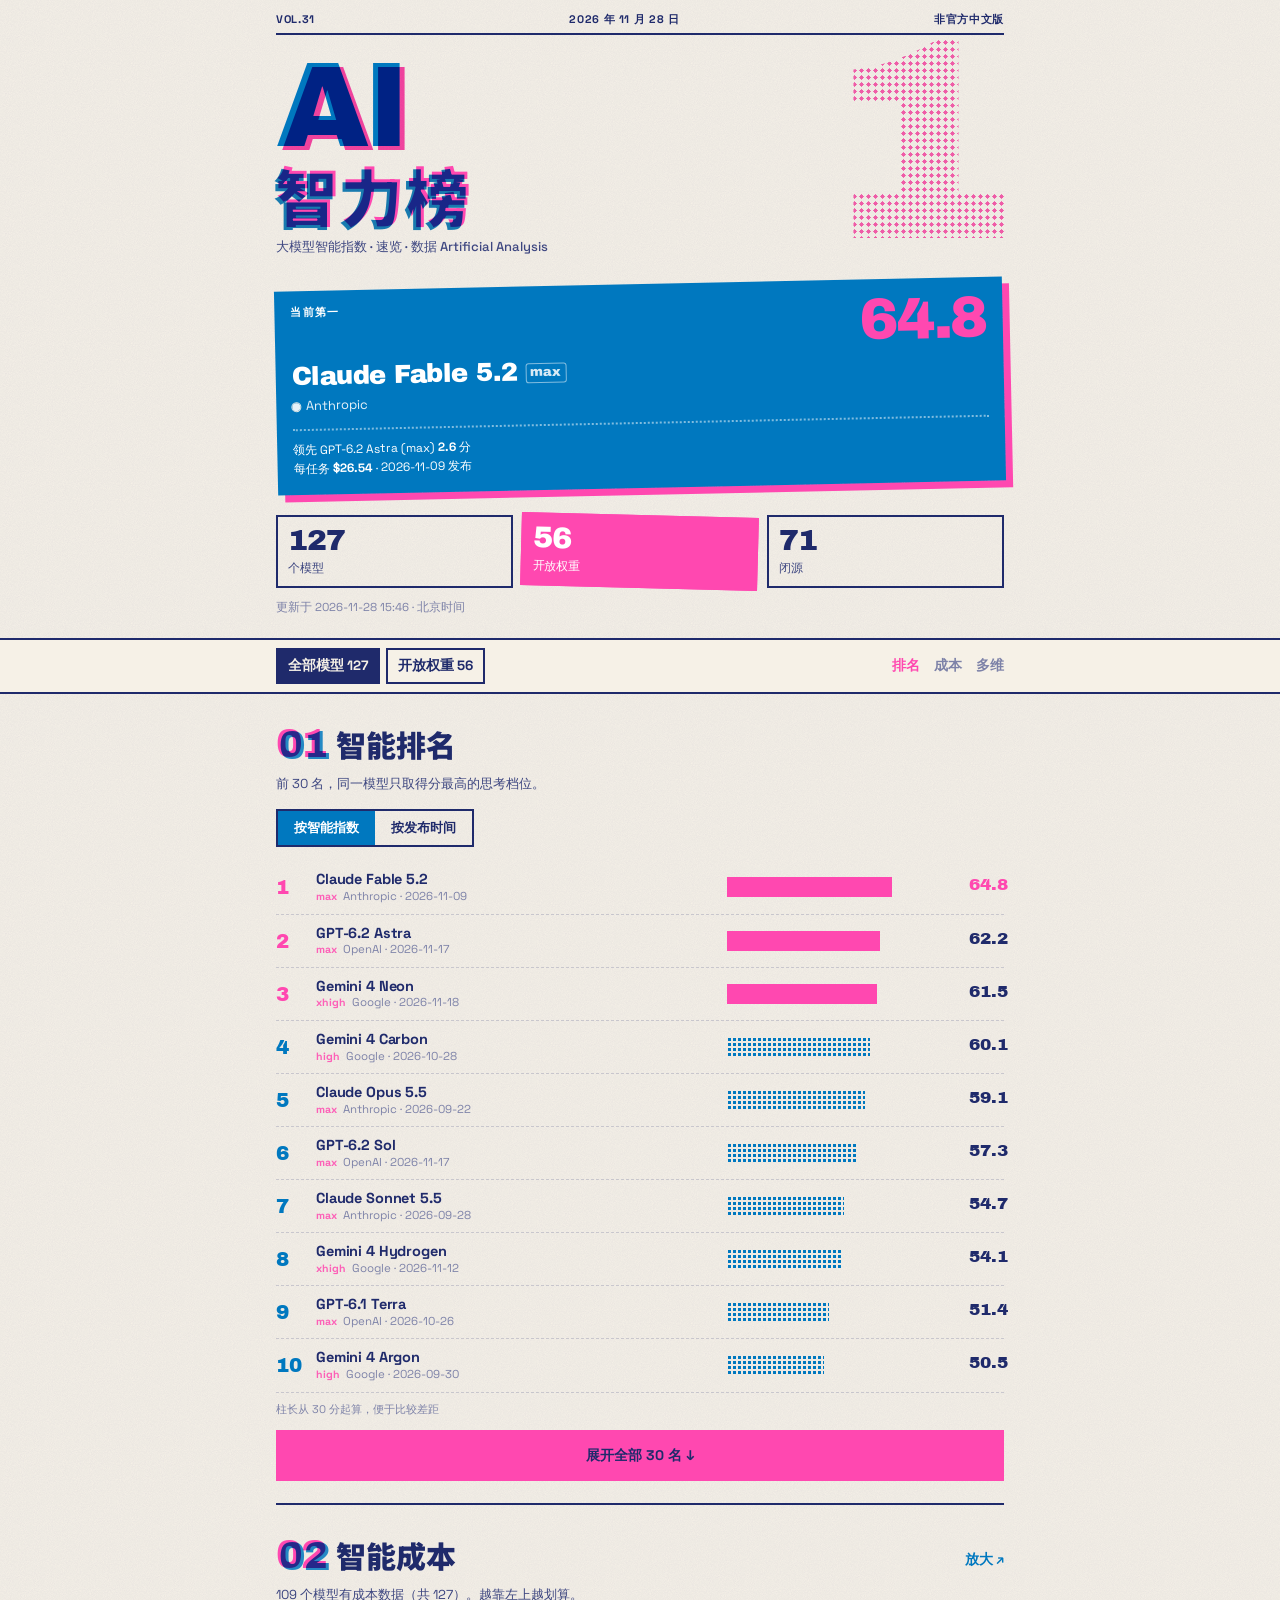
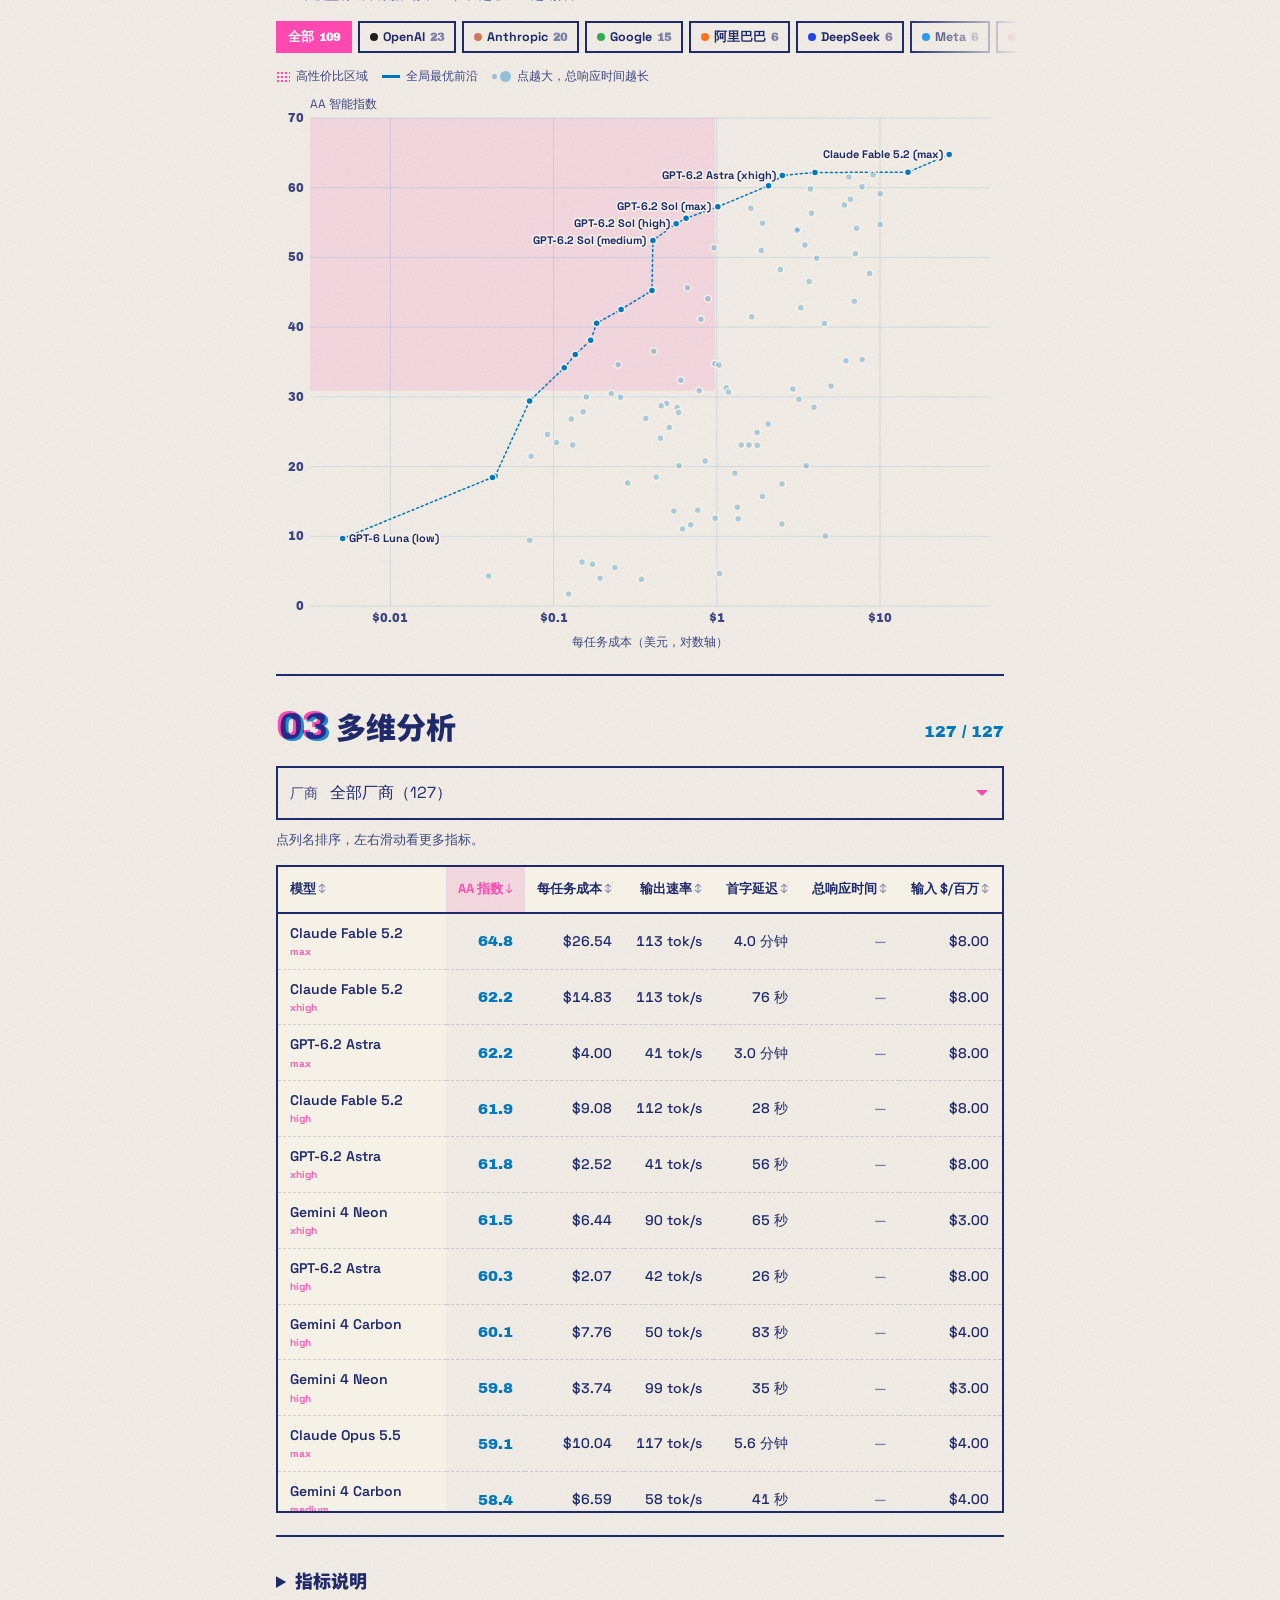
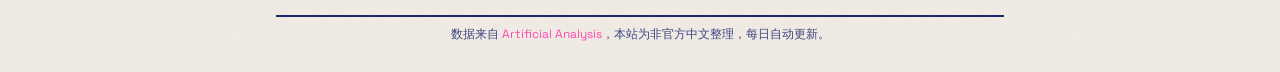
<file: design/riso/index.html>
<!doctype html>
<html lang="zh-CN">
<head>
  <meta charset="utf-8">
  <meta name="viewport" content="width=device-width, initial-scale=1, viewport-fit=cover">
  <title>AI 智力榜 · 孔版</title>
  <meta name="theme-color" content="#f6f1e7" media="(prefers-color-scheme: light)"><meta name="theme-color" content="#16152a" media="(prefers-color-scheme: dark)">
  <link rel="preconnect" href="https://fonts.googleapis.com"><link rel="preconnect" href="https://fonts.gstatic.com" crossorigin>
  <link href="https://fonts.googleapis.com/css2?family=Archivo+Black&family=Noto+Sans+SC:wght@500;900&family=Space+Grotesk:wght@500;700&display=swap" rel="stylesheet">
  <link rel="stylesheet" href="../shared/base.css">
  <link rel="stylesheet" href="style.css">
</head>
<body class="">
  <header class="cover wrap">
    <div class="c-top"><span>VOL.<b id="stat-vendors">–</b></span><span id="sync-date">—</span><span>非官方中文版</span></div>
    <h1><span class="t1" data-t="AI">AI</span><span class="t2" data-t="智力榜">智力榜</span></h1>
    <p class="c-sub">大模型智能指数 · 速览 · 数据 Artificial Analysis</p>
    <div id="leader" role="button" tabindex="0" aria-label="查看榜首模型详情"></div>
    <div class="stats">
      <div class="stat"><b id="stat-all">–</b><span>个模型</span></div>
      <div class="stat"><b id="stat-open">–</b><span>开放权重</span></div>
      <div class="stat"><b id="stat-closed">–</b><span>闭源</span></div>
    </div>
    <p class="meta">更新于 <span id="sync-time">—</span></p>
  </header>

  <nav class="sticky" aria-label="筛选与导航">
    <div class="sticky-in">
    <div class="scope-tabs" role="tablist">
      <button role="tab" data-scope="all" class="on" aria-selected="true">全部模型 <span id="cnt-all"></span></button>
      <button role="tab" data-scope="open" aria-selected="false">开放权重 <span id="cnt-open"></span></button>
    </div>
    <div class="section-nav">
      <a href="#rank" class="on">排名</a>
      <a href="#cost">成本</a>
      <a href="#table">多维</a>
    </div>
    </div>
  </nav>

  <main>
    <section id="rank" class="card">
      <h2><span class="no" data-t="01">01</span>智能排名</h2>
      <p class="desc">前 30 名，同一模型只取得分最高的思考档位。</p>
      <div class="seg" id="rank-mode">
        <button data-mode="ii" class="on">按智能指数</button>
        <button data-mode="date">按发布时间</button>
      </div>
      <div id="rank-chart" class="rank-chart"></div>
      <button id="rank-more" class="more-btn"></button>
    </section>

    <section id="cost" class="card">
      <div class="h-row">
        <h2><span class="no" data-t="02">02</span>智能成本</h2>
        <button class="link-btn" id="cost-zoom">放大 ↗</button>
      </div>
      <p class="desc" id="cost-desc"></p>
      <div class="chips" id="cost-vendors" aria-label="按厂商筛选"></div>
      <div class="legend">
        <span><i class="lg-area"></i>高性价比区域</span>
        <span><i class="lg-line"></i>全局最优前沿</span>
        <span id="lg-vendor" hidden></span>
        <span><i class="lg-dots"><em></em><em></em></i>点越大，总响应时间越长</span>
      </div>
      <div id="cost-chart" class="chart-box"></div>
    </section>

    <section id="table" class="card">
      <div class="h-row">
        <h2><span class="no" data-t="03">03</span>多维分析</h2>
        <span class="count" id="table-count"></span>
      </div>
      <label class="select">
        <span>厂商</span>
        <select id="table-vendor"></select>
      </label>
      <p class="desc">点列名排序，左右滑动看更多指标。</p>
      <div class="table-wrap"><table id="grid"></table></div>
    </section>

    <section class="card about">
      <details>
        <summary>指标说明</summary>
        <dl>
          <dt>AA 智能指数</dt><dd>Artificial Analysis 用十多项独立评测（编程、科学推理、智能体任务、长上下文、知识可靠性等）综合算出的分数，越高越聪明。</dd>
          <dt>思考档位</dt><dd>同一模型可设置不同的推理强度，如 max / xhigh / high / low。档位越高通常越聪明，但更慢更贵。</dd>
          <dt>每任务成本</dt><dd>跑完整套智能指数评测时，平均每道题花费的 API 费用（美元）。它同时反映了单价和模型“想得多不多”。</dd>
          <dt>高性价比区域</dt><dd>每任务成本低于中位数、智能指数高于中位数的区域。</dd>
          <dt>全局最优前沿</dt><dd>帕累托前沿：在同等或更低成本下，没有别的模型比它更聪明。</dd>
          <dt>输出速度</dt><dd>开始输出后每秒生成的 token 数（中位数）。</dd>
          <dt>首字延迟</dt><dd>从发出请求到收到第一个 token 的时间。推理模型会先“思考”，所以通常更长。</dd>
          <dt>总响应时间</dt><dd>一次典型请求从发出到完整返回的时间。</dd>
          <dt>知识可靠性</dt><dd>AA-Omniscience 指数：答对加分、答错扣分、承认不知道不扣分，衡量模型会不会“一本正经地胡说”。</dd>
        </dl>
      </details>
    </section>
  </main>

  <footer>
    数据来自 <a href="https://artificialanalysis.ai/" target="_blank" rel="noopener">Artificial Analysis</a>，本站为非官方中文整理，每日自动更新。
  </footer>

  <div id="tip" class="tip" hidden></div>

  <div id="sheet" class="sheet" hidden>
    <div class="sheet-backdrop" data-close></div>
    <div class="sheet-panel" role="dialog" aria-modal="true" aria-labelledby="sheet-title">
      <button class="sheet-close" data-close aria-label="关闭">×</button>
      <div id="sheet-body"></div>
    </div>
  </div>

  <div id="zoom" class="zoom" hidden>
    <div class="zoom-bar">
      <span><b>智能成本 · 放大</b><small class="zoom-hint">可左右滑动 · 横屏看更清楚</small></span>
      <button class="link-btn" id="zoom-close">关闭 ×</button>
    </div>
    <div class="zoom-scroll"><div id="zoom-chart"></div></div>
  </div>

  <script>window.UI = { rankAxis: false, rankMin: 30, barColor: function () { return 'transparent'; }, countFmt: function (n) { return n; } };</script>
  <script src="../shared/app.js"></script>
</body>
</html>
</file>
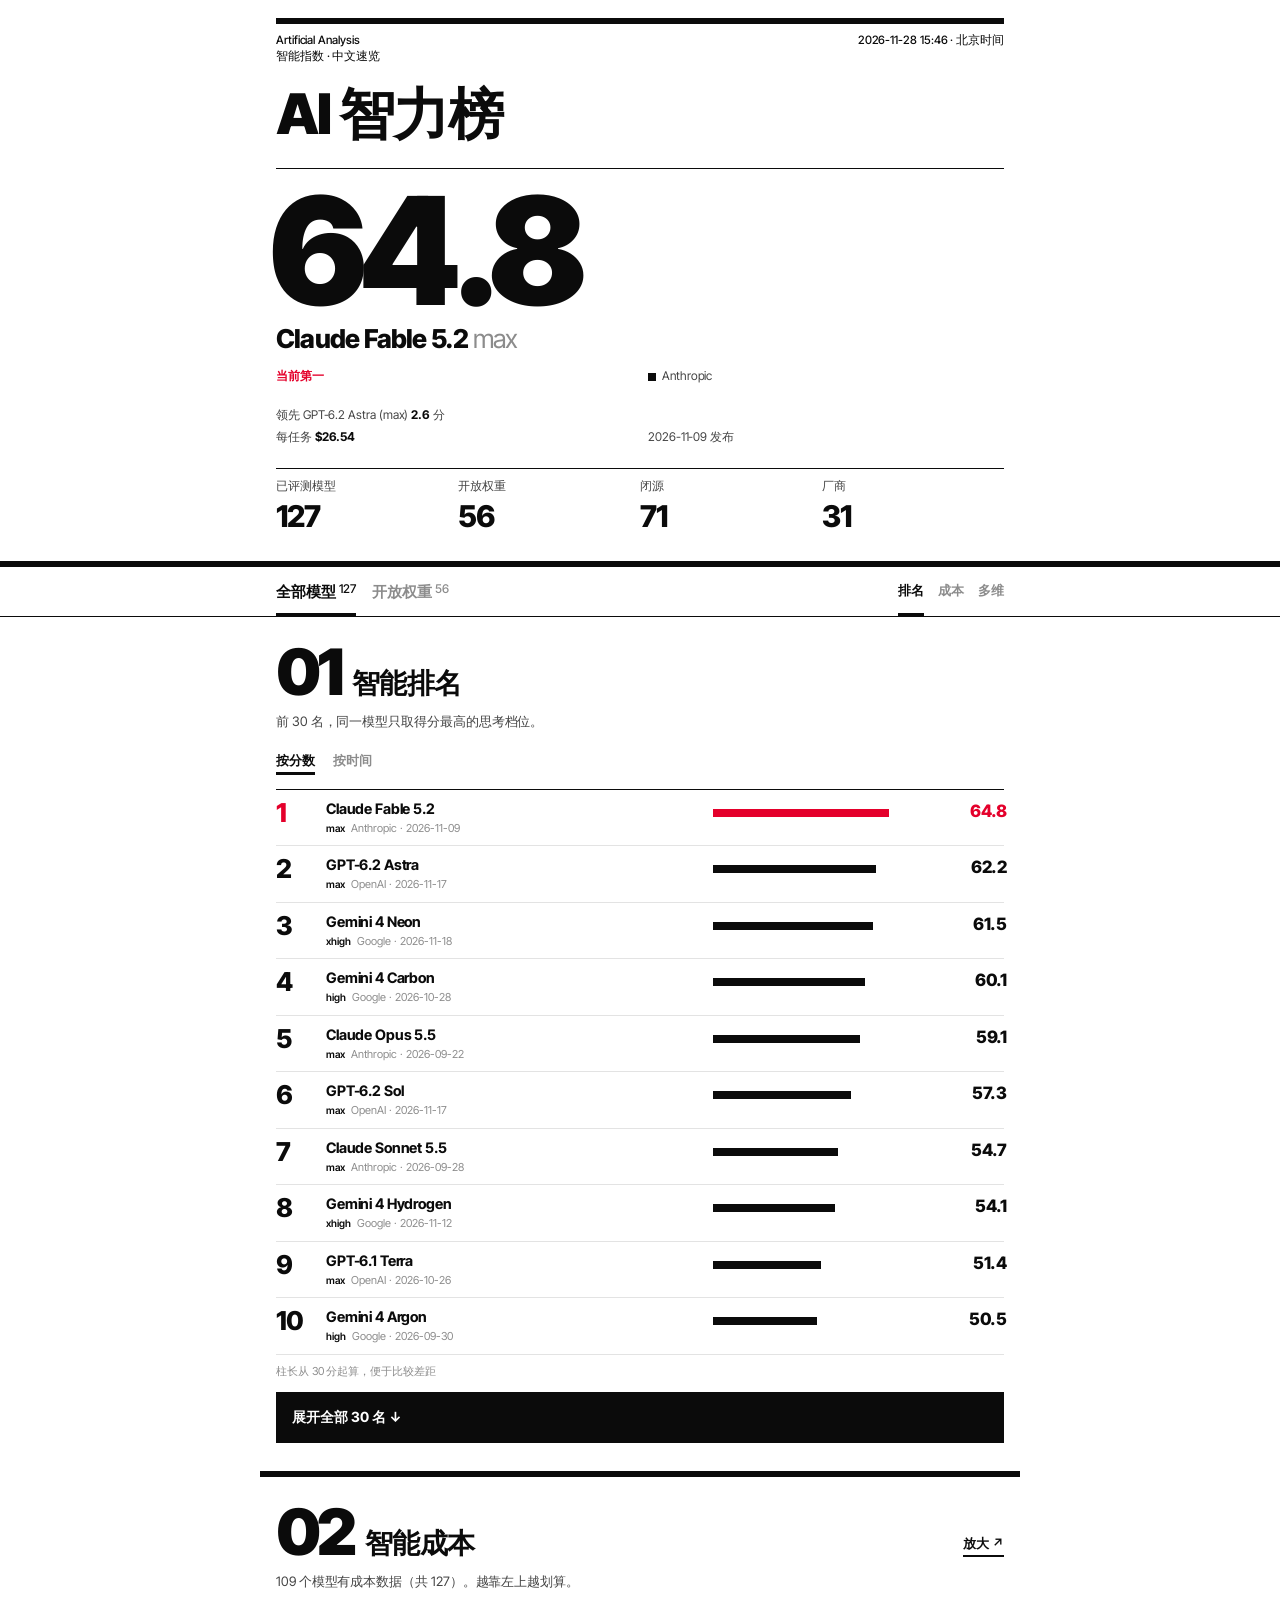
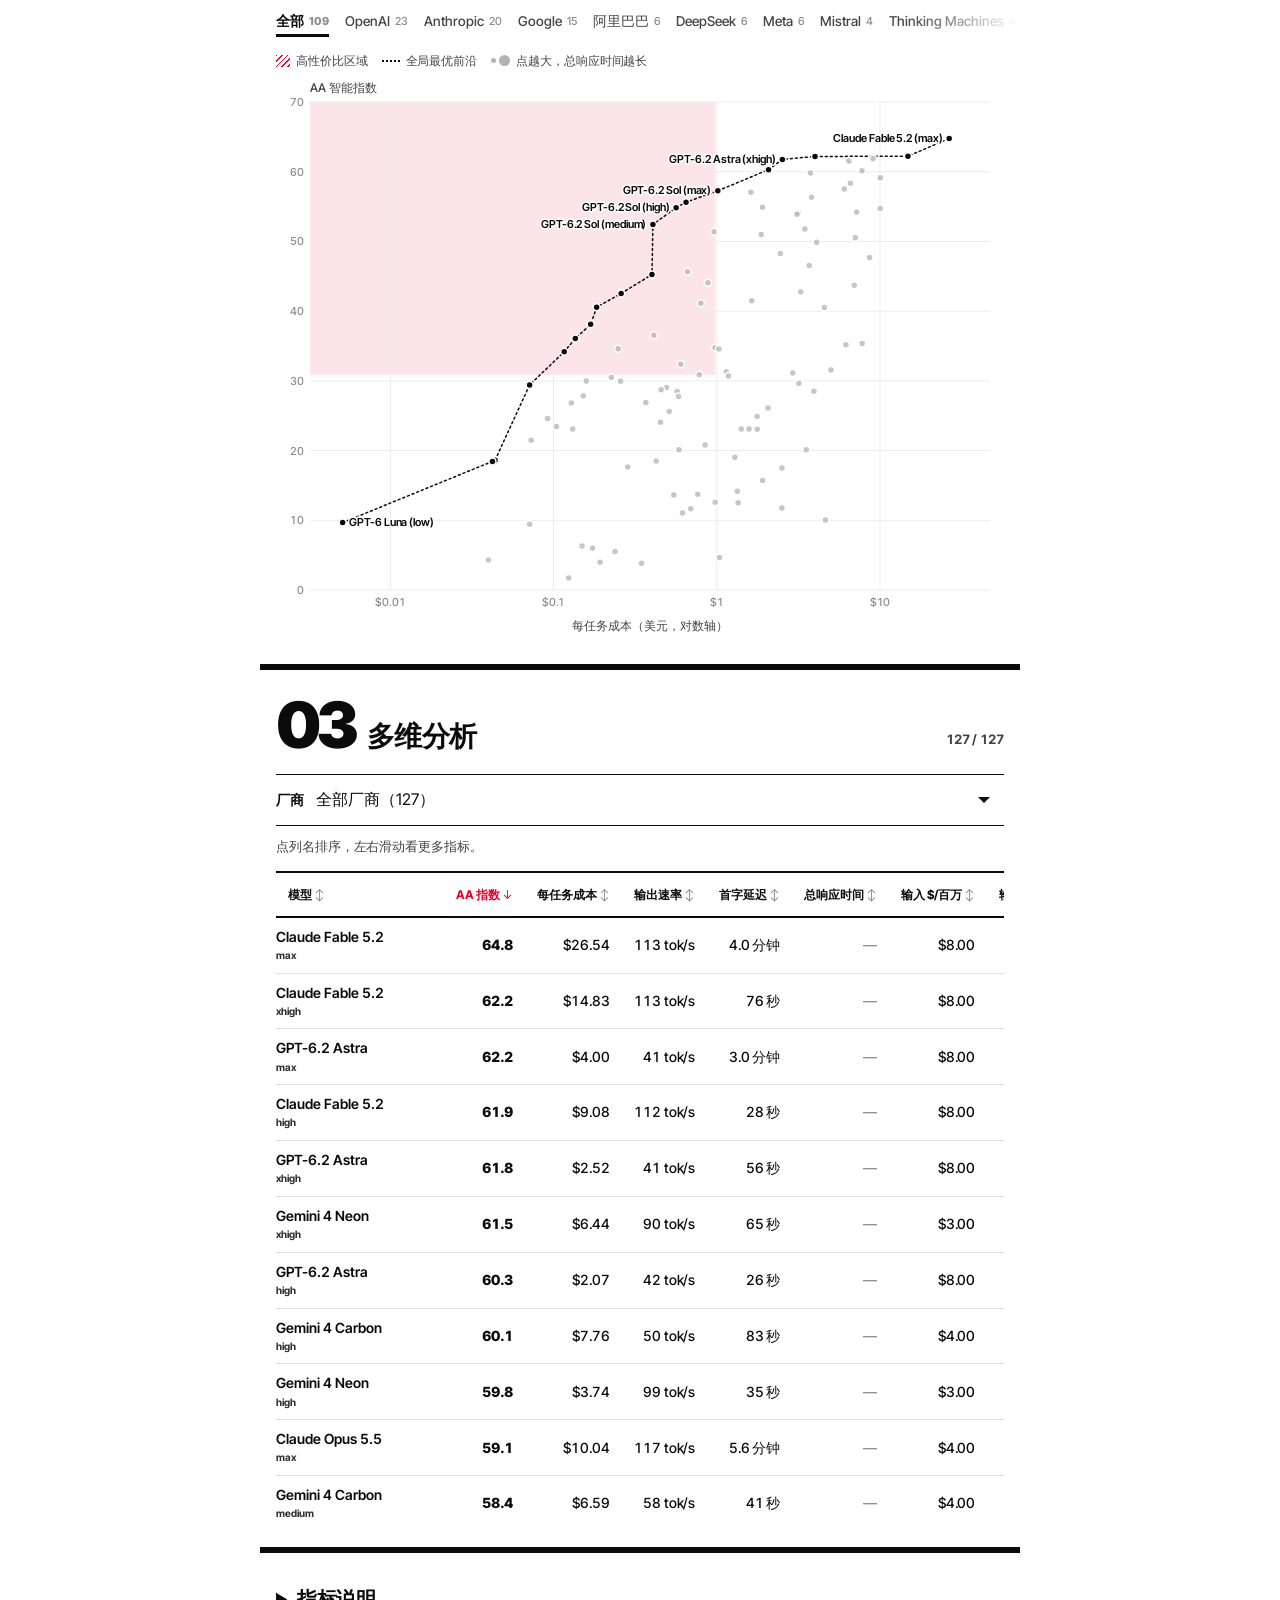
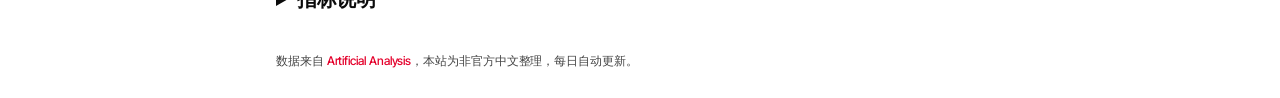
<file: design/swiss/index.html>
<!doctype html>
<html lang="zh-CN">
<head>
  <meta charset="utf-8">
  <meta name="viewport" content="width=device-width, initial-scale=1, viewport-fit=cover">
  <title>AI 智力榜 · 网格</title>
  <meta name="theme-color" content="#ffffff" media="(prefers-color-scheme: light)"><meta name="theme-color" content="#0b0b0b" media="(prefers-color-scheme: dark)">
  <link rel="preconnect" href="https://fonts.googleapis.com"><link rel="preconnect" href="https://fonts.gstatic.com" crossorigin>
  <link href="https://fonts.googleapis.com/css2?family=Inter+Tight:wght@400;500;600;800;900&display=swap" rel="stylesheet">
  <link rel="stylesheet" href="../shared/base.css">
  <link rel="stylesheet" href="style.css">
</head>
<body class="">
  <header class="poster wrap">
    <div class="p-meta"><span>Artificial Analysis<br>智能指数 · 中文速览</span><span id="sync-time">—</span></div>
    <h1>AI 智力榜</h1>
    <div id="leader" role="button" tabindex="0" aria-label="查看榜首模型详情"></div>
    <div class="stats">
      <div class="stat"><b id="stat-all">–</b><span>已评测模型</span></div>
      <div class="stat"><b id="stat-open">–</b><span>开放权重</span></div>
      <div class="stat"><b id="stat-closed">–</b><span>闭源</span></div>
      <div class="stat"><b id="stat-vendors">–</b><span>厂商</span></div>
    </div>
  </header>

  <nav class="sticky" aria-label="筛选与导航">
    <div class="sticky-in">
    <div class="scope-tabs" role="tablist">
      <button role="tab" data-scope="all" class="on" aria-selected="true">全部模型 <span id="cnt-all"></span></button>
      <button role="tab" data-scope="open" aria-selected="false">开放权重 <span id="cnt-open"></span></button>
    </div>
    <div class="section-nav">
      <a href="#rank" class="on">排名</a>
      <a href="#cost">成本</a>
      <a href="#table">多维</a>
    </div>
    </div>
  </nav>

  <main>
    <section id="rank" class="card">
      <div class="sec-head"><span class="sec-no">01</span><h2>智能排名</h2></div>
      <p class="desc">前 30 名，同一模型只取得分最高的思考档位。</p>
      <div class="seg" id="rank-mode">
        <button data-mode="ii" class="on">按分数</button>
        <button data-mode="date">按时间</button>
      </div>
      <div id="rank-chart" class="rank-chart"></div>
      <button id="rank-more" class="more-btn"></button>
    </section>

    <section id="cost" class="card">
      <div class="h-row">
        <div class="sec-head"><span class="sec-no">02</span><h2>智能成本</h2></div>
        <button class="link-btn" id="cost-zoom">放大 ↗</button>
      </div>
      <p class="desc" id="cost-desc"></p>
      <div class="chips" id="cost-vendors" aria-label="按厂商筛选"></div>
      <div class="legend">
        <span><i class="lg-area"></i>高性价比区域</span>
        <span><i class="lg-line"></i>全局最优前沿</span>
        <span id="lg-vendor" hidden></span>
        <span><i class="lg-dots"><em></em><em></em></i>点越大，总响应时间越长</span>
      </div>
      <div id="cost-chart" class="chart-box"></div>
    </section>

    <section id="table" class="card">
      <div class="h-row">
        <div class="sec-head"><span class="sec-no">03</span><h2>多维分析</h2></div>
        <span class="count" id="table-count"></span>
      </div>
      <label class="select">
        <span>厂商</span>
        <select id="table-vendor"></select>
      </label>
      <p class="desc">点列名排序，左右滑动看更多指标。</p>
      <div class="table-wrap"><table id="grid"></table></div>
    </section>

    <section class="card about">
      <details>
        <summary>指标说明</summary>
        <dl>
          <dt>AA 智能指数</dt><dd>Artificial Analysis 用十多项独立评测（编程、科学推理、智能体任务、长上下文、知识可靠性等）综合算出的分数，越高越聪明。</dd>
          <dt>思考档位</dt><dd>同一模型可设置不同的推理强度，如 max / xhigh / high / low。档位越高通常越聪明，但更慢更贵。</dd>
          <dt>每任务成本</dt><dd>跑完整套智能指数评测时，平均每道题花费的 API 费用（美元）。它同时反映了单价和模型“想得多不多”。</dd>
          <dt>高性价比区域</dt><dd>每任务成本低于中位数、智能指数高于中位数的区域。</dd>
          <dt>全局最优前沿</dt><dd>帕累托前沿：在同等或更低成本下，没有别的模型比它更聪明。</dd>
          <dt>输出速度</dt><dd>开始输出后每秒生成的 token 数（中位数）。</dd>
          <dt>首字延迟</dt><dd>从发出请求到收到第一个 token 的时间。推理模型会先“思考”，所以通常更长。</dd>
          <dt>总响应时间</dt><dd>一次典型请求从发出到完整返回的时间。</dd>
          <dt>知识可靠性</dt><dd>AA-Omniscience 指数：答对加分、答错扣分、承认不知道不扣分，衡量模型会不会“一本正经地胡说”。</dd>
        </dl>
      </details>
    </section>
  </main>

  <footer>
    数据来自 <a href="https://artificialanalysis.ai/" target="_blank" rel="noopener">Artificial Analysis</a>，本站为非官方中文整理，每日自动更新。
  </footer>

  <div id="tip" class="tip" hidden></div>

  <div id="sheet" class="sheet" hidden>
    <div class="sheet-backdrop" data-close></div>
    <div class="sheet-panel" role="dialog" aria-modal="true" aria-labelledby="sheet-title">
      <button class="sheet-close" data-close aria-label="关闭">×</button>
      <div id="sheet-body"></div>
    </div>
  </div>

  <div id="zoom" class="zoom" hidden>
    <div class="zoom-bar">
      <span><b>智能成本 · 放大</b><small class="zoom-hint">可左右滑动 · 横屏看更清楚</small></span>
      <button class="link-btn" id="zoom-close">关闭 ×</button>
    </div>
    <div class="zoom-scroll"><div id="zoom-chart"></div></div>
  </div>

  <script>window.UI = { rankAxis: false, rankMin: 30, barColor: function (m, r) { return r === 1 ? 'var(--accent)' : 'var(--bar)'; }, countFmt: function (n) { return n; } };</script>
  <script src="../shared/app.js"></script>
</body>
</html>
</file>
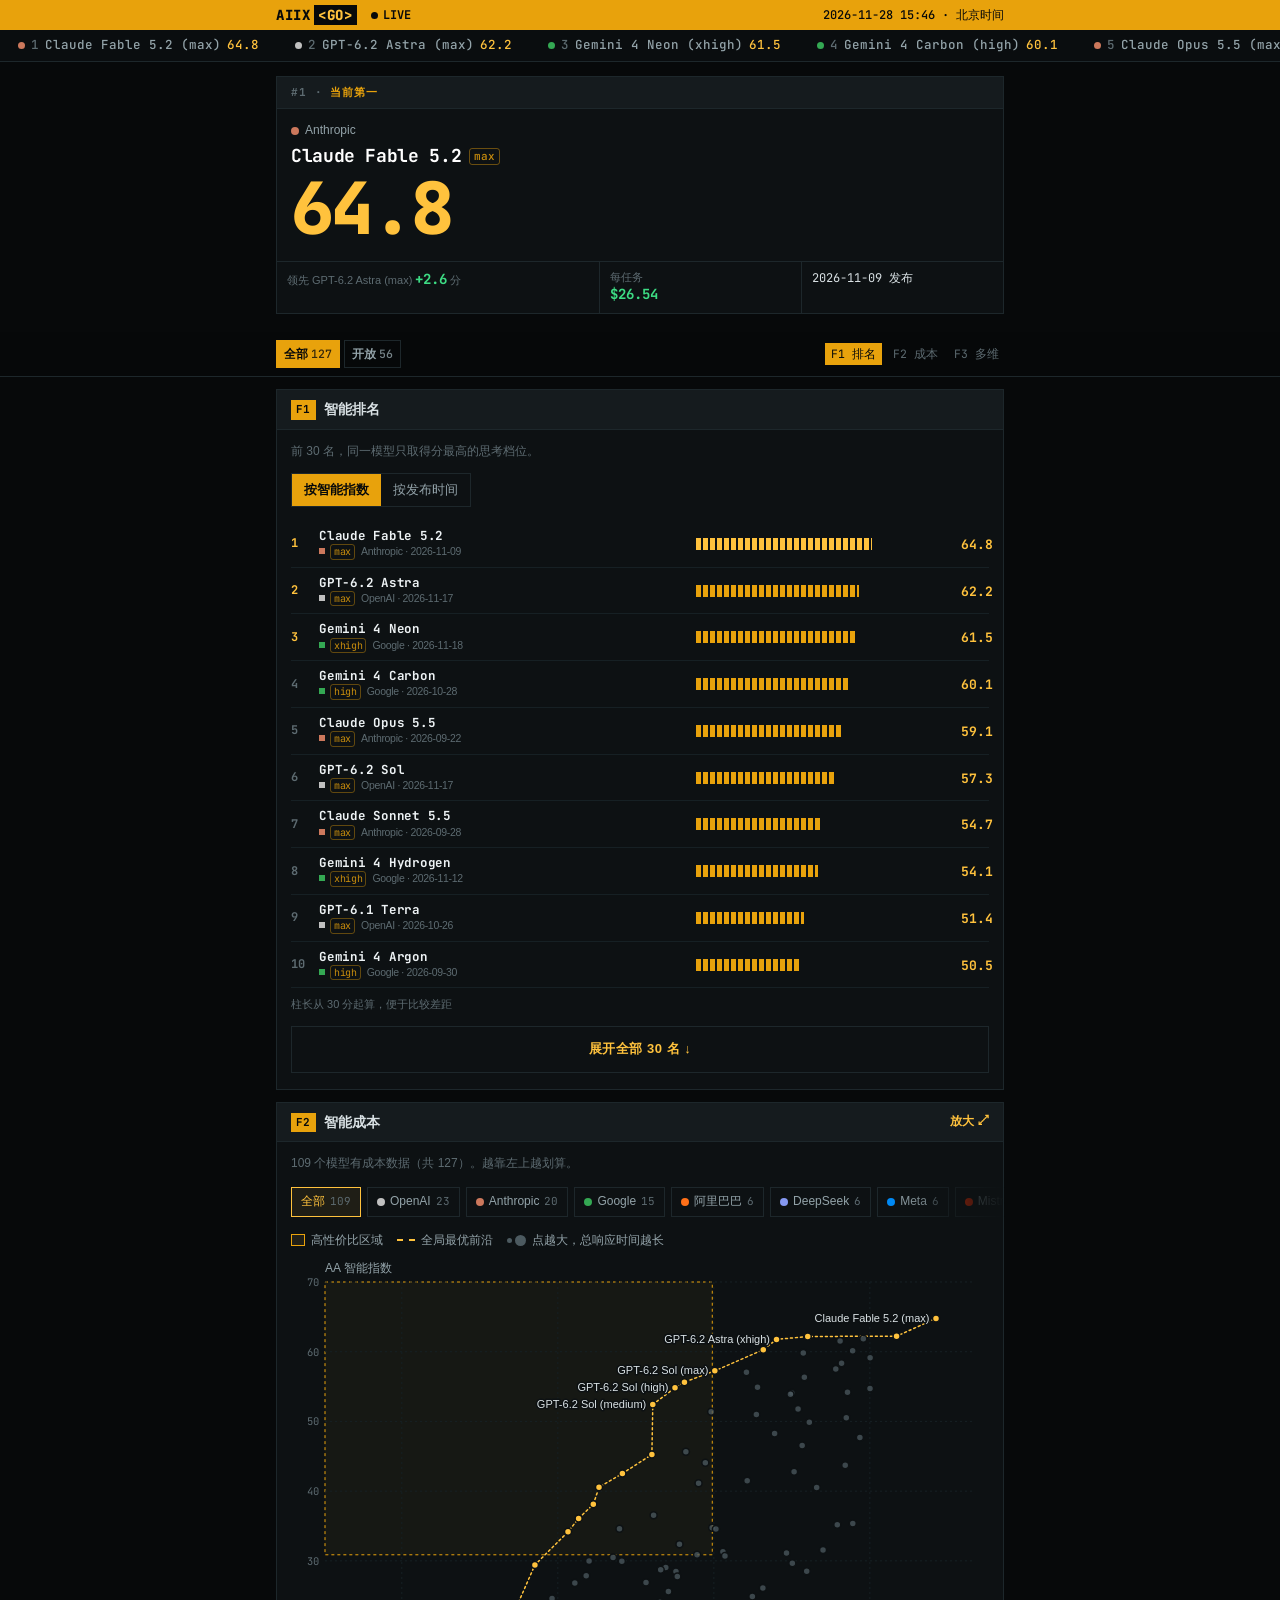
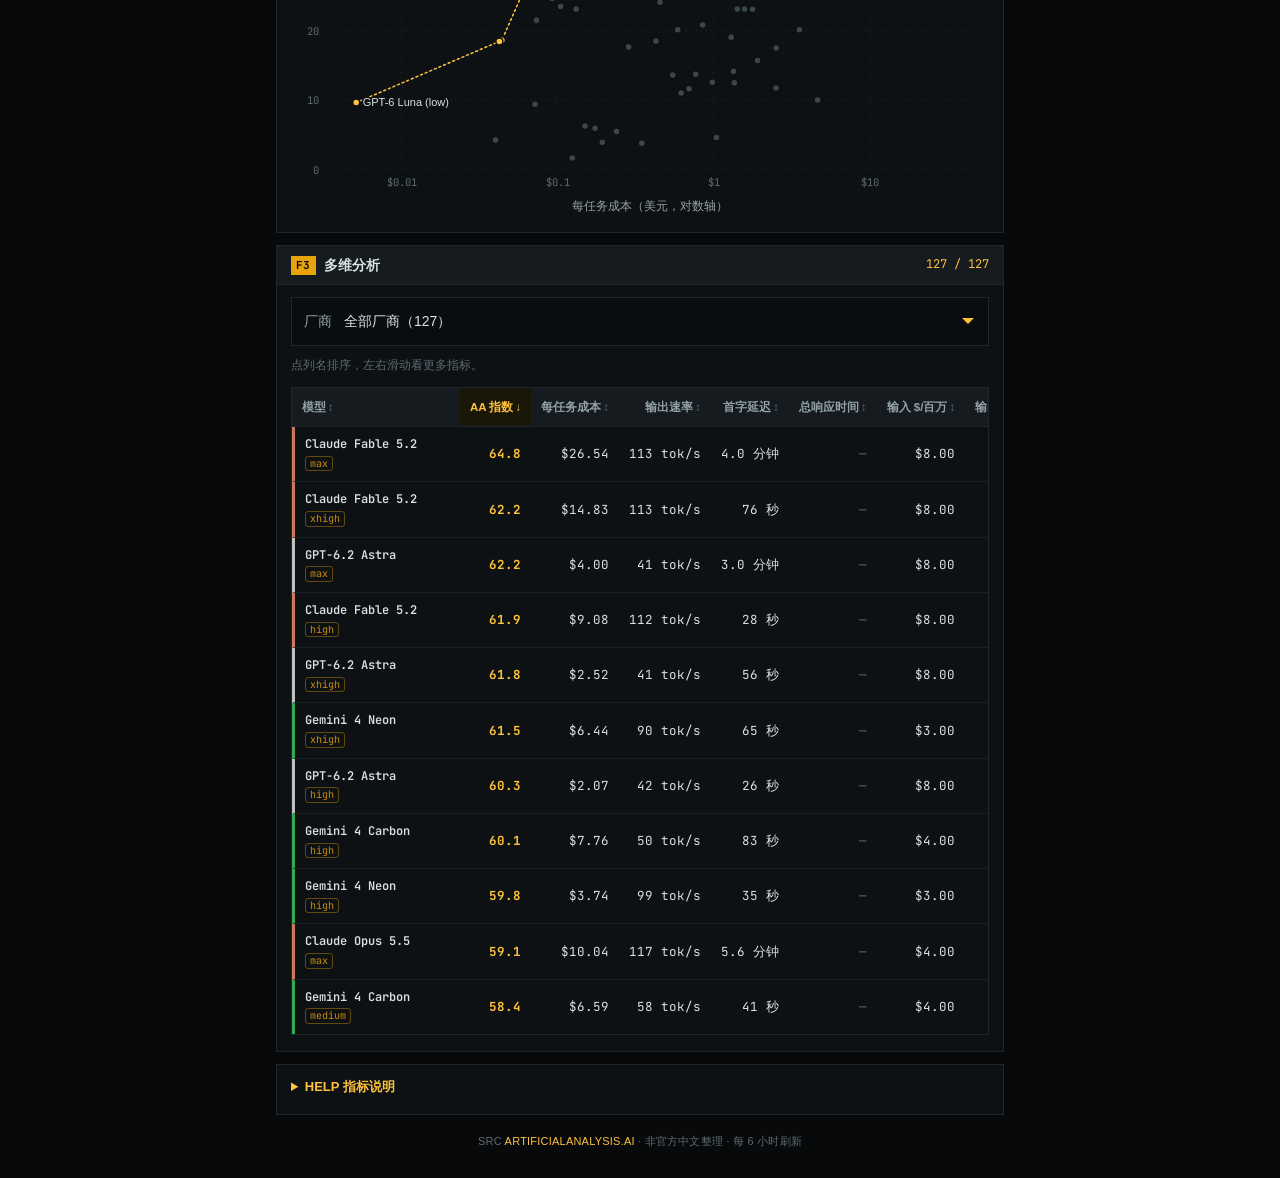
<file: design/terminal/index.html>
<!doctype html>
<html lang="zh-CN" data-theme="dark">
<head>
  <meta charset="utf-8">
  <meta name="viewport" content="width=device-width, initial-scale=1, viewport-fit=cover">
  <title>AI 智力榜 · 终端</title>
  <meta name="theme-color" content="#07090a">
  <link rel="preconnect" href="https://fonts.googleapis.com"><link rel="preconnect" href="https://fonts.gstatic.com" crossorigin>
  <link href="https://fonts.googleapis.com/css2?family=JetBrains+Mono:wght@400;500;700;800&display=swap" rel="stylesheet">
  <link rel="stylesheet" href="../shared/base.css">
  <link rel="stylesheet" href="style.css">
</head>
<body class="">
  <header class="term-top">
    <div class="wrap tt-row"><span class="tt-brand">AIIX<em>&lt;GO&gt;</em></span><span class="tt-live"><i></i>LIVE</span><span class="tt-time" id="sync-time">--</span></div>
  </header>
  <div class="ticker" id="ticker" aria-hidden="true"></div>
  <section class="wrap dash">
    <h1 class="vh">AI 智力榜</h1>
    <div id="leader" class="panel" role="button" tabindex="0" aria-label="查看榜首模型详情"></div>
    <div class="kpis">
      <div class="kpi"><span>MODELS 模型</span><b id="stat-all">–</b></div>
      <div class="kpi"><span>OPEN 开放</span><b id="stat-open" class="g">–</b></div>
      <div class="kpi"><span>CLOSED 闭源</span><b id="stat-closed">–</b></div>
      <div class="kpi"><span>VENDORS 厂商</span><b id="stat-vendors">–</b></div>
    </div>
  </section>

  <nav class="sticky" aria-label="筛选与导航">
    <div class="sticky-in">
    <div class="scope-tabs" role="tablist">
      <button role="tab" data-scope="all" class="on" aria-selected="true">全部 <span id="cnt-all"></span></button>
      <button role="tab" data-scope="open" aria-selected="false">开放 <span id="cnt-open"></span></button>
    </div>
    <div class="section-nav">
      <a href="#rank" class="on">F1 排名</a>
      <a href="#cost">F2 成本</a>
      <a href="#table">F3 多维</a>
    </div>
    </div>
  </nav>

  <main>
    <section id="rank" class="card">
      <h2><span class="fk">F1</span>智能排名</h2>
      <p class="desc">前 30 名，同一模型只取得分最高的思考档位。</p>
      <div class="seg" id="rank-mode">
        <button data-mode="ii" class="on">按智能指数</button>
        <button data-mode="date">按发布时间</button>
      </div>
      <div id="rank-chart" class="rank-chart"></div>
      <button id="rank-more" class="more-btn"></button>
    </section>

    <section id="cost" class="card">
      <div class="h-row">
        <h2><span class="fk">F2</span>智能成本</h2>
        <button class="link-btn" id="cost-zoom">放大 ⤢</button>
      </div>
      <p class="desc" id="cost-desc"></p>
      <div class="chips" id="cost-vendors" aria-label="按厂商筛选"></div>
      <div class="legend">
        <span><i class="lg-area"></i>高性价比区域</span>
        <span><i class="lg-line"></i>全局最优前沿</span>
        <span id="lg-vendor" hidden></span>
        <span><i class="lg-dots"><em></em><em></em></i>点越大，总响应时间越长</span>
      </div>
      <div id="cost-chart" class="chart-box"></div>
    </section>

    <section id="table" class="card">
      <div class="h-row">
        <h2><span class="fk">F3</span>多维分析</h2>
        <span class="count" id="table-count"></span>
      </div>
      <label class="select">
        <span>厂商</span>
        <select id="table-vendor"></select>
      </label>
      <p class="desc">点列名排序，左右滑动看更多指标。</p>
      <div class="table-wrap"><table id="grid"></table></div>
    </section>

    <section class="card about">
      <details>
        <summary>HELP 指标说明</summary>
        <dl>
          <dt>AA 智能指数</dt><dd>Artificial Analysis 用十多项独立评测（编程、科学推理、智能体任务、长上下文、知识可靠性等）综合算出的分数，越高越聪明。</dd>
          <dt>思考档位</dt><dd>同一模型可设置不同的推理强度，如 max / xhigh / high / low。档位越高通常越聪明，但更慢更贵。</dd>
          <dt>每任务成本</dt><dd>跑完整套智能指数评测时，平均每道题花费的 API 费用（美元）。它同时反映了单价和模型“想得多不多”。</dd>
          <dt>高性价比区域</dt><dd>每任务成本低于中位数、智能指数高于中位数的区域。</dd>
          <dt>全局最优前沿</dt><dd>帕累托前沿：在同等或更低成本下，没有别的模型比它更聪明。</dd>
          <dt>输出速度</dt><dd>开始输出后每秒生成的 token 数（中位数）。</dd>
          <dt>首字延迟</dt><dd>从发出请求到收到第一个 token 的时间。推理模型会先“思考”，所以通常更长。</dd>
          <dt>总响应时间</dt><dd>一次典型请求从发出到完整返回的时间。</dd>
          <dt>知识可靠性</dt><dd>AA-Omniscience 指数：答对加分、答错扣分、承认不知道不扣分，衡量模型会不会“一本正经地胡说”。</dd>
        </dl>
      </details>
    </section>
  </main>

  <footer>
    SRC <a href="https://artificialanalysis.ai/" target="_blank" rel="noopener">ARTIFICIALANALYSIS.AI</a> · 非官方中文整理 · 每 6 小时刷新
  </footer>

  <div id="tip" class="tip" hidden></div>

  <div id="sheet" class="sheet" hidden>
    <div class="sheet-backdrop" data-close></div>
    <div class="sheet-panel" role="dialog" aria-modal="true" aria-labelledby="sheet-title">
      <button class="sheet-close" data-close aria-label="关闭">×</button>
      <div id="sheet-body"></div>
    </div>
  </div>

  <div id="zoom" class="zoom" hidden>
    <div class="zoom-bar">
      <span><b>智能成本 · 放大</b><small class="zoom-hint">可左右滑动 · 横屏看更清楚</small></span>
      <button class="link-btn" id="zoom-close">关闭 ×</button>
    </div>
    <div class="zoom-scroll"><div id="zoom-chart"></div></div>
  </div>

  <script>window.UI = { rankAxis: false, rankMin: 30, barColor: function (m, r) { return r === 1 ? 'var(--amber-hi)' : 'var(--amber)'; }, countFmt: function (n) { return n; } };</script>
  <script src="../shared/app.js"></script>
</body>
</html>
</file>
<file: docs/style.css>
/* 由 scripts/ship_design.py 从 design/shared/base.css 和 design/native/style.css 生成，请改源文件 */

/* 所有设计共用的结构样式：只管布局和交互机制，颜色、字体由各设计的 style.css 通过变量提供 */
:root {
  --bg: #f6f5f0; --surface: #fff; --ink: #1d1d1b; --ink-2: #5f5e58; --muted: #8f8e86;
  --line: #e7e5dc; --grid: #eeede6; --accent: #2f5d3e; --accent-soft: #e3f2e1; --on-accent: #fff;
  --chip: #f3f2ec; --frontier: #2a2a27; --dot: #8a897f; --shadow: 0 10px 40px rgba(0,0,0,.18);
  --cn: #c2412f; --cn-bg: rgba(214,64,52,.1); --th-on: var(--accent-soft);
  --font: -apple-system, BlinkMacSystemFont, "PingFang SC", "Hiragino Sans GB", "Microsoft YaHei", "Noto Sans SC", "Segoe UI", sans-serif;
  --font-head: var(--font); --font-num: var(--font);
  --radius: 6px; --maxw: 760px; --gutter: 16px;
}
* { box-sizing: border-box; }
[hidden] { display: none !important; }
html { -webkit-text-size-adjust: 100%; scroll-behavior: smooth; }
body { margin: 0; background: var(--bg); color: var(--ink); font: 15px/1.6 var(--font); -webkit-tap-highlight-color: transparent; }
a { color: var(--accent); text-decoration: none; }
button { font: inherit; color: inherit; background: none; border: 0; padding: 0; cursor: pointer; }
main, footer, .sticky-in, .wrap { max-width: var(--maxw); margin-left: auto; margin-right: auto; }

.card { background: var(--surface); padding: 20px var(--gutter); }
h2 { margin: 0 0 6px; font-family: var(--font-head); }
.h-row { display: flex; justify-content: space-between; align-items: center; gap: 12px; }
.desc { color: var(--ink-2); font-size: 14px; margin: 0 0 14px; }
.hint { color: var(--muted); font-size: 12px; margin: 6px 0 0; }
.empty-state { margin: 0; padding: 24px var(--gutter); color: var(--muted); text-align: center; font-size: 14px; line-height: 1.6; }
td.empty-state { position: static; max-width: none; border-left: 0; white-space: normal; cursor: default; }
.count { color: var(--ink-2); font-variant-numeric: tabular-nums; font-family: var(--font-num); }
.link-btn { color: var(--accent); font-weight: 600; padding: 4px 0; white-space: nowrap; }

/* 吸顶导航 */
.sticky { position: sticky; top: 0; z-index: 20; }
.scope-tabs { display: flex; gap: 24px; padding: 0 var(--gutter); }
.scope-tabs button { padding: 12px 0 10px; white-space: nowrap; }
.section-nav { display: flex; justify-content: space-between; padding: 0 var(--gutter); }
.section-nav a { padding: 10px 0; white-space: nowrap; }
section[id] { scroll-margin-top: 110px; }

.seg { display: inline-flex; margin-bottom: 14px; }
.seg button { padding: 7px 16px; font-size: 14px; }

/* 排名 */
.rank-chart { position: relative; }
.rank-row { display: grid; grid-template-columns: 24px minmax(0, 42%) 1fr; align-items: center; gap: 6px; padding: 6px 0; width: 100%; text-align: left; }
.rank-no { font-variant-numeric: tabular-nums; font-family: var(--font-num); }
.rank-name { min-width: 0; line-height: 1.3; }
.rank-name b { display: block; font-weight: 500; font-size: 14px; overflow-wrap: anywhere; }
.rank-name small { color: var(--muted); font-size: 11.5px; }
.rank-track { position: relative; height: 22px; margin-right: 44px; }
.rank-bar { position: absolute; left: 0; top: 2px; height: 18px; min-width: 2px; }
.rank-val { position: absolute; top: 1px; font-size: 13px; font-weight: 600; font-variant-numeric: tabular-nums; white-space: nowrap; font-family: var(--font-num); }
.rank-axis { display: grid; grid-template-columns: 24px minmax(0, 42%) 1fr; gap: 6px; }
.rank-axis .ticks { position: relative; height: 20px; margin-right: 44px; color: var(--muted); font-size: 11px; font-variant-numeric: tabular-nums; font-family: var(--font-num); }
.rank-axis .ticks span { position: absolute; transform: translateX(-50%); }
.rank-axis .ticks span:first-child { transform: none; }
.more-btn { display: block; width: 100%; margin-top: 12px; padding: 12px; }

/* 厂商 chips */
.chips { display: flex; gap: 6px; margin: 0 calc(-1 * var(--gutter)) 10px; padding: 2px var(--gutter) 4px; overflow-x: auto; scrollbar-width: none; }
.chips::-webkit-scrollbar { display: none; }
.chip { flex: none; white-space: nowrap; display: inline-flex; align-items: center; gap: 5px; padding: 4px 10px; font-size: 13px; }
.chip i { width: 8px; height: 8px; border-radius: 50%; flex: none; }
.chip em { font-style: normal; color: var(--muted); font-size: 11px; font-family: var(--font-num); }

.legend { display: flex; flex-wrap: wrap; gap: 4px 14px; color: var(--ink-2); font-size: 12px; margin-bottom: 6px; }
.legend span { display: inline-flex; align-items: center; gap: 6px; }
.lg-area { width: 14px; height: 12px; background: var(--accent-soft); border: 1px solid var(--line); }
.lg-line { width: 18px; border-top: 2px dotted var(--frontier); }
.lg-vline { width: 18px; border-top: 2px solid; }
.lg-dots { display: inline-flex; align-items: center; gap: 3px; }
.lg-dots em { display: block; border-radius: 50%; background: var(--dot); width: 5px; height: 5px; }
.lg-dots em + em { width: 11px; height: 11px; }

.chart-box { position: relative; width: 100%; }
svg { display: block; overflow: visible; }
svg text { font-family: var(--font-num); }
.ax text { fill: var(--muted); font-size: 11px; font-variant-numeric: tabular-nums; }
.ax line { stroke: var(--grid); }
.ax .title { fill: var(--ink-2); font-size: 12px; font-family: var(--font); }
.pt-label { fill: var(--ink-2); font-size: 11px; paint-order: stroke; stroke: var(--surface); stroke-width: 3px; stroke-linejoin: round; font-family: var(--font); }

.tip { position: fixed; z-index: 60; pointer-events: none; background: var(--surface); color: var(--ink); border: 1px solid var(--line); box-shadow: var(--shadow); padding: 8px 10px; font-size: 12px; line-height: 1.5; max-width: 240px; border-radius: var(--radius); }
.tip b { font-size: 15px; font-family: var(--font-num); }
.tip .k { display: inline-block; width: 12px; height: 2px; vertical-align: middle; margin-right: 6px; }

/* 表格 */
.select { display: flex; align-items: center; gap: 12px; padding: 0 12px; margin: 10px 0; position: relative; }
.select span { color: var(--ink-2); font-size: 14px; }
.select select { flex: 1; appearance: none; -webkit-appearance: none; border: 0; background: transparent; font: inherit; font-size: 16px; color: var(--ink); padding: 12px 24px 12px 0; }
.select::after { content: ""; position: absolute; right: 14px; top: 50%; margin-top: -3px; border: 6px solid transparent; border-top-color: var(--accent); border-bottom: 0; pointer-events: none; }
.table-wrap { overflow: auto; max-height: 72vh; -webkit-overflow-scrolling: touch; }
table { border-collapse: separate; border-spacing: 0; font-size: 14px; min-width: 100%; }
th, td { padding: 12px; text-align: right; white-space: nowrap; border-bottom: 1px solid var(--line); font-variant-numeric: tabular-nums; }
td { font-family: var(--font-num); }
th { position: sticky; top: 0; z-index: 2; background: var(--surface); font-weight: 600; font-size: 13px; cursor: pointer; user-select: none; }
th .arr { color: var(--muted); margin-left: 2px; font-weight: 400; }
th.on { color: var(--accent); background: var(--th-on); }
th.on .arr { color: var(--accent); }
th button { width: 100%; text-align: inherit; white-space: nowrap; }
.model-detail { display: block; width: 100%; text-align: left; }
button:focus-visible, a:focus-visible, .table-wrap:focus-visible { outline: 2px solid var(--accent); outline-offset: 2px; }
th:first-child, td:first-child { position: sticky; left: 0; text-align: left; z-index: 1; }
th:first-child { z-index: 3; }
td:first-child { background: var(--surface); white-space: normal; min-width: 132px; max-width: 150px; border-left: 4px solid var(--c, var(--ink)); font-family: var(--font); }
td:first-child b { display: block; font-weight: 600; line-height: 1.3; overflow-wrap: anywhere; }
td.ii { font-weight: 700; }
td.na { color: var(--muted); }
tr { cursor: pointer; }
.tag { display: inline-block; margin-top: 4px; margin-right: 4px; padding: 0 5px; font-size: 11px; line-height: 18px; border-radius: 3px; background: var(--chip); color: var(--ink-2); font-weight: 400; }
.tag.open { background: var(--accent-soft); color: var(--accent); }
.tag.cn { background: var(--cn-bg); color: var(--cn); }

/* 详情底部弹层 */
.sheet { position: fixed; inset: 0; z-index: 50; }
.sheet-backdrop { position: absolute; inset: 0; background: rgba(0,0,0,.45); animation: fade .2s; }
.sheet-panel { position: absolute; left: 0; right: 0; bottom: 0; max-height: 88vh; overflow-y: auto; background: var(--surface); padding: 22px var(--gutter) calc(24px + env(safe-area-inset-bottom)); box-shadow: var(--shadow); animation: up .24s cubic-bezier(.2,.8,.2,1); max-width: var(--maxw); margin: 0 auto; overscroll-behavior: contain; border-radius: 16px 16px 0 0; }
@keyframes up { from { transform: translateY(40px); opacity: 0; } }
@keyframes fade { from { opacity: 0; } }
.sheet.out .sheet-backdrop { animation: fade-out .24s forwards; }
.sheet.out .sheet-panel { animation: down .24s ease-in forwards; }
@keyframes fade-out { to { opacity: 0; } }
@keyframes down { to { transform: translateY(40px); opacity: 0; } }
@media (prefers-reduced-motion: reduce) { .sheet-backdrop, .sheet-panel { animation: none !important; } }
.sheet-close { position: absolute; right: 10px; top: 8px; width: 40px; height: 40px; font-size: 28px; color: var(--muted); }
.d-creator { display: inline-flex; align-items: center; gap: 6px; font-size: 13px; color: var(--ink-2); }
.d-creator i { width: 10px; height: 10px; border-radius: 50%; }
.d-title { margin: 6px 40px 2px 0; font-size: 22px; line-height: 1.3; font-family: var(--font-head); }
.d-full { color: var(--muted); font-size: 12px; margin: 0 0 6px; }
.d-hero { display: flex; align-items: baseline; gap: 12px; margin: 14px 0 16px; padding: 14px; }
.d-hero b { font-size: 44px; line-height: 1; color: var(--accent); font-weight: 700; font-family: var(--font-num); }
.d-hero span { color: var(--ink-2); font-size: 13px; }
.d-grid { display: grid; grid-template-columns: 1fr 1fr; gap: 1px; background: var(--line); border: 1px solid var(--line); overflow: hidden; margin-bottom: 18px; }
.d-grid div { background: var(--surface); padding: 10px 12px; }
.d-grid small { display: block; color: var(--muted); font-size: 12px; }
.d-grid b { font-size: 16px; font-weight: 600; font-variant-numeric: tabular-nums; font-family: var(--font-num); }
.d-h { font-size: 15px; margin: 0 0 8px; font-family: var(--font-head); }
.bench { display: grid; grid-template-columns: 1fr auto; gap: 2px 10px; align-items: center; padding: 7px 0; border-bottom: 1px solid var(--line); font-size: 13px; }
.bench .v { font-weight: 600; font-variant-numeric: tabular-nums; font-family: var(--font-num); }
.bench .bar { grid-column: 1 / -1; height: 4px; background: var(--grid); overflow: hidden; }
.bench .bar i { display: block; height: 100%; background: var(--accent); }
.d-link { display: block; text-align: center; margin-top: 18px; padding: 12px; font-weight: 600; }

/* 放大 */
.zoom { position: fixed; inset: 0; z-index: 40; background: var(--surface); display: flex; flex-direction: column; }
.zoom-bar { display: flex; justify-content: space-between; align-items: center; padding: 12px var(--gutter); border-bottom: 1px solid var(--line); }
.zoom-hint { display: block; color: var(--muted); font-size: 12px; }
.zoom-scroll { flex: 1; overflow: auto; padding: 12px 12px 24px; -webkit-overflow-scrolling: touch; }

.about summary { font-weight: 600; font-size: 17px; cursor: pointer; }
.about dl { margin: 12px 0 0; font-size: 14px; }
.about dt { font-weight: 600; margin-top: 10px; }
.about dd { margin: 2px 0 0; color: var(--ink-2); }

footer { color: var(--muted); font-size: 12px; text-align: center; padding: 8px var(--gutter) calc(28px + env(safe-area-inset-bottom)); }
body.locked { overflow: hidden; }

/* 可选组件：榜首卡片、滚动行情条 */
#leader { cursor: pointer; display: block; }
.ld-creator i { display: inline-block; width: 8px; height: 8px; border-radius: 50%; background: var(--vc); margin-right: 6px; vertical-align: middle; }
.ld-name, .ld-score, .ld-kicker, .ld-creator, .ld-meta { display: block; }
.ld-score { font-family: var(--font-num); font-variant-numeric: tabular-nums; }
.ticker { overflow: hidden; white-space: nowrap; }
.tk-track { display: inline-flex; animation: tk 60s linear infinite; }
.tk-item { display: inline-flex; align-items: center; gap: 6px; padding: 0 18px; }
.tk-item i { width: 7px; height: 7px; border-radius: 50%; }
.tk-item em { font-style: normal; font-family: var(--font-num); }
@keyframes tk { to { transform: translateX(-50%); } }
@media (prefers-reduced-motion: reduce) { .tk-track { animation: none; } html { scroll-behavior: auto; } }
.ld-m { white-space: nowrap; } .ld-m b { font-weight: inherit; }

/* 第二轮：分数固定右对齐成列、思考档位挪到副行、横滑提示 */
.rank-val { left: auto; right: -44px; width: 40px; text-align: right; }
.tier { font-style: normal; display: inline-block; margin-right: 6px; padding: 0 4px; font-size: .92em; line-height: 1.35; border: 1px solid currentColor; border-radius: 3px; opacity: .85; }
.ld-name .tier { vertical-align: middle; margin-left: 8px; font-size: 13px; letter-spacing: 0; font-weight: 500; }
.chips { -webkit-mask-image: linear-gradient(90deg, #000 85%, transparent); mask-image: linear-gradient(90deg, #000 85%, transparent); padding-right: 40px; }
td:first-child { min-width: 150px; max-width: 168px; padding-top: 10px; padding-bottom: 10px; }
td:first-child b { white-space: nowrap; overflow: hidden; text-overflow: ellipsis; }
td:first-child .sub { display: flex; gap: 4px; align-items: center; margin-top: 3px; font-size: 11px; color: var(--muted); }
td:first-child .sub .tier, td:first-child .sub .tag { margin: 0; }
.d-full { display: none; }
p, .desc, h2, .ld-name, .d-title { text-wrap: pretty; }
.rank-name small { display: block; white-space: nowrap; overflow: hidden; text-overflow: ellipsis; }
.ld-lead { white-space: normal; } .crt { overflow: hidden; }
.rank-base { margin: 8px 0 0; font-size: 11px; color: var(--muted); }


/* 原生：iOS 分组列表。系统字体、系统色、大圆角分组卡片、毛玻璃吸顶栏，界面元素尽量少 */

/* ---------- 颜色与字体（取自 iOS 系统色） ---------- */
:root {
  --bg: #f2f2f7; --surface: #fff;                 /* 分组背景 / 卡片 */
  --bg-elev: #f2f2f7; --surface-elev: #fff;       /* 弹层里的背景 / 卡片 */
  --ink: #000; --ink-2: rgba(60,60,67,.78); --muted: rgba(60,60,67,.6);
  --line: rgba(60,60,67,.22); --grid: rgba(60,60,67,.08);
  --fill: rgba(120,120,128,.2); --chip: rgba(118,118,128,.12); --press: rgba(0,0,0,.05);
  --accent: #007aff; --accent-tint: rgba(0,122,255,.12); --on-accent: #fff;
  --green: #34c759; --green-ink: #248a3d; --green-tint: rgba(52,199,89,.14);
  --accent-soft: rgba(52,199,89,.08);             /* 散点图高性价比区域 */
  --cn: #d70015; --cn-bg: rgba(255,59,48,.1);
  --frontier: #000; --dot: #c7c7cc; --th-on: var(--surface);
  --seg-on: #fff; --seg-shadow: 0 3px 8px rgba(0,0,0,.12), 0 3px 1px rgba(0,0,0,.04);
  --glass: rgba(242,242,247,.72); --glass-elev: rgba(242,242,247,.78);
  --shadow: 0 0 0 .5px rgba(0,0,0,.06), 0 12px 32px rgba(0,0,0,.14);
  --font: -apple-system, BlinkMacSystemFont, "SF Pro Text", "PingFang SC", "Helvetica Neue", "Microsoft YaHei", sans-serif;
  --font-num: -apple-system, BlinkMacSystemFont, "SF Pro Display", "PingFang SC", "Helvetica Neue", sans-serif;
  --radius: 20px; --radius-s: 12px; --gutter: 16px; --pad: 16px;
  color-scheme: light;
}
@media (prefers-color-scheme: dark) {
  :root {
    --bg: #000; --surface: #1c1c1e; --bg-elev: #1c1c1e; --surface-elev: #2c2c2e;
    --ink: #fff; --ink-2: rgba(235,235,245,.78); --muted: rgba(235,235,245,.6);
    --line: rgba(84,84,88,.65); --grid: rgba(84,84,88,.35);
    --fill: rgba(120,120,128,.36); --chip: rgba(118,118,128,.24); --press: rgba(255,255,255,.06);
    --accent: #0a84ff; --accent-tint: rgba(10,132,255,.2);
    --green: #30d158; --green-ink: #30d158; --green-tint: rgba(48,209,88,.16);
    --accent-soft: rgba(48,209,88,.08);
    --cn: #ff6961; --cn-bg: rgba(255,69,58,.16);
    --frontier: #fff; --dot: #48484a;
    --seg-on: #636366; --seg-shadow: 0 3px 8px rgba(0,0,0,.24);
    --glass: rgba(0,0,0,.66); --glass-elev: rgba(28,28,30,.78);
    --shadow: 0 0 0 .5px rgba(255,255,255,.08), 0 12px 32px rgba(0,0,0,.5);
    color-scheme: dark;
  }
}

body { font-size: 17px; line-height: 1.45; letter-spacing: -.01em; -webkit-font-smoothing: antialiased; }
.nw { white-space: nowrap; }
.tier[data-t="max"] { display: none; }   /* max 是默认档位，不必标 */

/* ---------- 大标题 ---------- */
.large-title { padding: calc(14px + env(safe-area-inset-top)) calc(var(--gutter) + 4px) 6px; }
.lt-date { margin: 0; font-size: 15px; font-weight: 600; color: var(--muted); letter-spacing: 0; }
.large-title h1 { margin: 0; font: 700 34px/1.2 var(--font-num); letter-spacing: .005em; }
.desktop-intro, .section-nav, .desktop-zoom-hint { display: none; }

/* ---------- 榜首卡片 ---------- */
.hero-group { padding: 6px var(--gutter) 0; }
.group { background: var(--surface); border-radius: var(--radius); }
#leader {
  display: grid; grid-template-columns: minmax(0, 1fr) auto;
  grid-template-areas: "k s" "n s" "c s" "m m";
  column-gap: 12px; padding: 16px var(--pad) 0; overflow: hidden;
  transition: background-color .2s;
}
.ld-kicker { grid-area: k; font-size: 13px; font-weight: 600; color: var(--muted); }
.ld-name { grid-area: n; margin-top: 2px; font: 700 22px/1.2 var(--font-num); letter-spacing: -.02em; }
.ld-name .tier { margin-left: 6px; padding: 1px 7px; border: 0; border-radius: 6px; background: var(--fill); color: var(--ink-2); font-size: 13px; font-weight: 500; opacity: 1; vertical-align: 3px; }
.ld-creator { grid-area: c; margin-top: 3px; font-size: 15px; color: var(--ink-2); }
.ld-creator i { width: 9px; height: 9px; margin-right: 6px; vertical-align: 1px; }
.ld-score { grid-area: s; align-self: center; font: 700 50px/1 var(--font-num); letter-spacing: -.035em; color: var(--ink); }
.ld-meta { grid-area: m; display: grid; grid-template-columns: repeat(3, minmax(0, 1fr)); margin: 14px calc(-1 * var(--pad)) 0; border-top: .5px solid var(--line); }
.ld-m { min-width: 0; padding: 10px 12px 11px; border-left: .5px solid var(--line); white-space: nowrap; }
.ld-m:first-child { border-left: 0; padding-left: var(--pad); }
.ld-m small { display: block; font-size: 12px; line-height: 1.4; color: var(--muted); overflow: hidden; text-overflow: ellipsis; }
.ld-m b { display: block; font: 600 17px/1.3 var(--font-num); letter-spacing: -.01em; color: var(--ink); font-variant-numeric: tabular-nums; }
.ld-lead b { color: var(--green-ink); }
#leader:active { background: var(--press); }
#leader:focus-visible { outline: 2px solid var(--accent); outline-offset: 2px; }
.footnote { margin: 8px var(--pad) 0; font-size: 12px; color: var(--muted); }

/* ---------- 吸顶栏：贴顶后出现小标题和毛玻璃 ---------- */
.sticky { isolation: isolate; padding-top: env(safe-area-inset-top); }
.sticky::before {
  content: ""; position: absolute; inset: 0 0 -14px; z-index: -1; pointer-events: none;
  background: var(--glass);
  -webkit-backdrop-filter: saturate(180%) blur(20px); backdrop-filter: saturate(180%) blur(20px);
  -webkit-mask-image: linear-gradient(#000 calc(100% - 14px), transparent); mask-image: linear-gradient(#000 calc(100% - 14px), transparent);
  opacity: 0; transition: opacity .2s;
}
body.stuck .sticky::before { opacity: 1; }
.sticky-in { padding: 0 var(--gutter) 8px; }
.nav-title {
  display: block; width: 100%; height: 34px; font: 600 17px/34px var(--font); letter-spacing: -.02em; text-align: center;
  opacity: 0; transform: translateY(4px); transition: opacity .2s, transform .2s; pointer-events: none;
}
body.stuck .nav-title { opacity: 1; transform: none; pointer-events: auto; }

/* 分段控件（两处共用），iOS 26 胶囊形 */
.scope-tabs, .seg { display: flex; gap: 0; padding: 2px; border-radius: 999px; background: var(--chip); }
.scope-tabs button, .seg button {
  flex: 1; padding: 7px 0; border-radius: 999px; font-size: 14px; font-weight: 500; line-height: 1.3;
  transition: background-color .2s, box-shadow .2s;
}
.scope-tabs button.on, .seg button.on { background: var(--seg-on); font-weight: 600; box-shadow: var(--seg-shadow); }
.scope-tabs span { color: var(--muted); font-weight: 400; font-variant-numeric: tabular-nums; }

/* ---------- 模型筛选：折叠入口、可搜索多选列表 ---------- */
.sr-only { position: absolute; width: 1px; height: 1px; padding: 0; margin: -1px; overflow: hidden; clip-path: inset(50%); white-space: nowrap; border: 0; }
.model-filter { margin-top: 8px; border-radius: var(--radius); background: var(--surface); }
.model-filter > summary { display: flex; align-items: center; gap: 10px; min-height: 52px; padding: 12px var(--pad); list-style: none; cursor: pointer; font-size: 16px; font-weight: 600; }
.model-filter > summary::-webkit-details-marker { display: none; }
.model-filter > summary::after { content: ""; flex: none; width: 7px; height: 7px; margin-right: 3px; border: solid var(--muted); border-width: 0 1.8px 1.8px 0; transform: rotate(45deg) translateY(-2px); }
.model-filter[open] > summary::after { transform: rotate(225deg) translate(-2px, -2px); }
.filter-count { margin-left: auto; color: var(--muted); font-size: 13px; font-weight: 400; font-variant-numeric: tabular-nums; }
.filter-body { padding: 0 var(--pad) 14px; }
.filter-search { display: block; }
.filter-search input { appearance: none; -webkit-appearance: none; width: 100%; min-height: 44px; padding: 10px 12px; border: 0; border-radius: var(--radius-s); background: var(--chip); color: var(--ink); font: inherit; font-size: 16px; }
.filter-search input::placeholder { color: var(--muted); }
.filter-actions { display: flex; flex-wrap: wrap; gap: 4px 18px; padding: 4px 0; }
.filter-actions .link-btn { min-height: 44px; font-size: 14px; }
#models-reset { margin-left: auto; }
.filter-actions button:disabled { color: var(--muted); opacity: .6; cursor: default; }
.model-options { max-height: 320px; overflow-y: auto; overscroll-behavior: contain; border-top: .5px solid var(--line); border-bottom: .5px solid var(--line); }
.model-option { display: flex; align-items: center; gap: 12px; min-height: 60px; padding: 10px 0; cursor: pointer; border-bottom: .5px solid var(--line); }
.model-option:last-child { border-bottom: 0; }
.model-option input { flex: none; width: 21px; height: 21px; margin: 0; accent-color: var(--accent); cursor: pointer; }
.model-option-name { flex: 1; min-width: 0; }
.model-option-name b { display: block; overflow-wrap: anywhere; font-size: 15px; font-weight: 600; line-height: 1.3; }
.model-option-name small { display: block; margin-top: 3px; color: var(--muted); font-size: 12px; }
.model-option-name i { display: inline-block; width: 7px; height: 7px; margin-right: 5px; border-radius: 50%; }
.model-option-score { color: var(--ink-2); font: 600 15px var(--font-num); font-variant-numeric: tabular-nums; }
.filter-status { margin: 10px 0 0; color: var(--ink-2); font-size: 12px; }
.filter-body .hint { font-size: 12px; line-height: 1.5; }
.model-filter summary:focus-visible, .filter-search input:focus-visible, .model-option input:focus-visible, .filter-actions button:focus-visible { outline: 2px solid var(--accent); outline-offset: 3px; }

/* ---------- 分组卡片：标题放在卡片外面作区头 ---------- */
main { padding: 0 var(--gutter); }
.card { position: relative; display: flex; flex-direction: column; margin-top: 52px; padding: var(--pad); background: var(--surface); border-radius: var(--radius); }
.card > h2, .card > .h-row { position: absolute; top: -38px; left: 4px; right: 4px; margin: 0; }
h2 { margin: 0; font: 700 22px/1.25 var(--font-num); letter-spacing: -.015em; }
.h-row h2 { margin: 0; }
.link-btn { font-size: 17px; font-weight: 400; padding: 2px 0; }
.card .desc { order: 20; margin: 12px 0 0; font-size: 13px; line-height: 1.4; color: var(--muted); }
.seg { margin-bottom: 6px; }

/* ---------- 排名：列表行，纯数字分数 ---------- */
.rank-chart { margin: 0 calc(-1 * var(--pad)); }
.rank-row {
  position: relative; grid-template-columns: 30px minmax(0, 1fr) auto; column-gap: 10px;
  min-height: 60px; padding: 9px var(--pad) 9px 10px; transition: background-color .15s;
}
.rank-row::after { content: ""; position: absolute; left: 50px; right: 0; bottom: 0; border-bottom: .5px solid var(--line); }
.rank-row:last-child::after { display: none; }
.rank-row:active { background: var(--press); }
.rank-no { text-align: center; font: 600 15px/1 var(--font-num); color: var(--muted); }
.rank-row.top1 .rank-no, .rank-row.top2 .rank-no, .rank-row.top3 .rank-no { color: var(--ink); }
.rank-name b { font-size: 16px; font-weight: 600; letter-spacing: -.02em; line-height: 1.3; }
.rank-name small { margin-top: 1px; font-size: 13px; color: var(--muted); }
.rank-name .tier { margin-right: 5px; padding: 0 5px; border: 0; border-radius: 5px; background: var(--fill); color: var(--ink-2); font-size: 11px; line-height: 17px; opacity: 1; vertical-align: 1px; }
.rank-track { position: static; height: auto; margin: 0; }
.rank-bar { display: none; }
.rank-val { position: static; width: auto; font: 600 19px/1 var(--font-num); letter-spacing: -.02em; color: var(--ink); }
.more-btn { order: 10; margin: 0; padding: 13px 0 1px; border-top: .5px solid var(--line); color: var(--accent); font-size: 17px; }

/* ---------- 散点图 ---------- */
.chips { margin: 0 calc(-1 * var(--pad)) 10px; padding: 2px 40px 4px var(--pad); gap: 8px; }
.chip { padding: 6px 12px; border-radius: 999px; background: var(--chip); color: var(--ink); font-size: 14px; transition: background-color .15s, color .15s; }
.chip em { font-size: 12px; }
.chip.on { background: var(--accent-tint); color: var(--accent); font-weight: 600; }
.chip.on em { color: var(--accent); opacity: .75; }
.legend { gap: 4px 16px; margin-bottom: 4px; font-size: 12px; color: var(--muted); }
.lg-area { border: 0; border-radius: 3px; background: rgba(52,199,89,.22); }
.lg-dots em { background: var(--muted); opacity: .6; }
.ax text { font-size: 11px; }
.ax .title { fill: var(--muted); }
.pt-label { fill: var(--ink-2); }

/* ---------- 表格 ---------- */
.select { margin: 0 0 12px; padding: 0 14px; border-radius: var(--radius-s); background: var(--chip); }
.select span { color: var(--muted); font-size: 15px; }
.select select { font-size: 16px; padding: 11px 24px 11px 0; }
/* iOS 弹出菜单的上下箭头 */
.select::after {
  right: 14px; width: 9px; height: 14px; margin-top: -7px; border: 0; background: var(--muted);
  -webkit-mask: url("data:image/svg+xml,%3Csvg xmlns='http://www.w3.org/2000/svg' viewBox='0 0 9 14'%3E%3Cpath d='M1 5l3.5-3.5L8 5M1 9l3.5 3.5L8 9' fill='none' stroke='%23000' stroke-width='1.6' stroke-linecap='round' stroke-linejoin='round'/%3E%3C/svg%3E") center / contain no-repeat;
  mask: url("data:image/svg+xml,%3Csvg xmlns='http://www.w3.org/2000/svg' viewBox='0 0 9 14'%3E%3Cpath d='M1 5l3.5-3.5L8 5M1 9l3.5 3.5L8 9' fill='none' stroke='%23000' stroke-width='1.6' stroke-linecap='round' stroke-linejoin='round'/%3E%3C/svg%3E") center / contain no-repeat;
}
#table .count { display: none; }
.table-wrap { order: 15; margin: 0 calc(-1 * var(--pad)) calc(-1 * var(--pad)); border-top: .5px solid var(--line); border-radius: 0 0 var(--radius) var(--radius); }
#table .desc { order: 14; margin: 0 0 10px; font-size: 12px; }
th { padding: 10px 12px; font-size: 12px; font-weight: 600; color: var(--muted); background: var(--surface); border-bottom: .5px solid var(--line); }
th.on { color: var(--accent); }
th:not(.on) .arr { display: none; }
td { padding: 11px 12px; font-size: 15px; border-bottom: .5px solid var(--line); }
td.ii { font-weight: 700; }
tbody tr:last-child td { border-bottom: 0; }
td:first-child { border-left: 0; padding-left: var(--pad); }
tbody td { height: 58px; }
td:first-child b { font-size: 15px; }
td:first-child b::before { content: ""; display: inline-block; width: 8px; height: 8px; margin-right: 7px; border-radius: 50%; background: var(--c); vertical-align: 1px; }
td:first-child .sub { margin-left: 15px; }
td:first-child .sub .tier { border: 0; background: var(--fill); color: var(--ink-2); opacity: 1; }
tbody tr:active td { background: var(--press); }
tbody tr:active td:first-child { background: color-mix(in srgb, var(--surface), var(--ink) 5%); }
.tag { padding: 0 6px; border-radius: 5px; background: var(--fill); color: var(--ink-2); font-size: 11px; line-height: 18px; }
.tag.open { background: var(--green-tint); color: var(--green-ink); }
.tag.cn { background: var(--cn-bg); color: var(--cn); }

/* ---------- 指标说明：iOS 展开行 ---------- */
.about { margin-top: 24px; padding: 0; }
.about summary {
  display: flex; align-items: center; justify-content: space-between; min-height: 50px; padding: 0 var(--pad);
  list-style: none; font-size: 17px; font-weight: 400; color: var(--ink); cursor: pointer;
}
.about summary::-webkit-details-marker { display: none; }
.about summary::after {
  content: ""; width: 8px; height: 8px; margin-right: 4px; border: solid var(--muted); border-width: 0 2px 2px 0;
  transform: rotate(-45deg); transition: transform .2s;
}
.about details[open] summary::after { transform: rotate(45deg) translate(-2px, -2px); }
.about dl { margin: 0; padding: 0 var(--pad) 6px; border-top: .5px solid var(--line); font-size: 15px; }
.about dt { margin-top: 12px; font-weight: 600; }
.about dd { margin: 2px 0 0; padding-bottom: 12px; border-bottom: .5px solid var(--line); color: var(--ink-2); line-height: 1.5; }
.about dd:last-child { border-bottom: 0; }

footer { padding: 20px calc(var(--gutter) + 8px) calc(28px + env(safe-area-inset-bottom)); font-size: 12px; line-height: 1.5; color: var(--muted); }

/* ---------- 散点悬停提示（电脑上） ---------- */
.tip { border: 0; border-radius: var(--radius-s); background: var(--surface); box-shadow: var(--shadow); padding: 9px 12px; }

/* ---------- 详情：iOS 卡片弹层 ---------- */
.sheet-backdrop { background: rgba(0,0,0,.32); }
.sheet-panel {
  --surface: var(--surface-elev); --bg: var(--bg-elev);
  max-height: calc(100% - 44px - env(safe-area-inset-top)); padding: 22px var(--gutter) calc(28px + env(safe-area-inset-bottom));
  border-radius: 28px 28px 0 0; background: var(--bg-elev); box-shadow: 0 -2px 24px rgba(0,0,0,.12);
  animation: sheet-up .45s cubic-bezier(.32,.72,0,1);
}
.sheet.out .sheet-panel { animation: sheet-down .26s cubic-bezier(.4,0,1,1) forwards; }
@keyframes sheet-up { from { transform: translateY(100%); } }
@keyframes sheet-down { to { transform: translateY(100%); } }
/* 顶栏（拖动条 + 关闭按钮）吸在弹层顶部；内容滚动后才出现毛玻璃背景 */
.sheet-bar { position: sticky; top: 0; z-index: 3; height: 0; }
.sheet-bar::before {
  content: ""; position: absolute; top: -22px; left: calc(-1 * var(--gutter)); right: calc(-1 * var(--gutter)); height: 70px;
  background: var(--glass-elev);
  -webkit-backdrop-filter: saturate(180%) blur(20px); backdrop-filter: saturate(180%) blur(20px);
  -webkit-mask-image: linear-gradient(#000 56px, transparent); mask-image: linear-gradient(#000 56px, transparent);
  opacity: 0; transition: opacity .2s; pointer-events: none;
}
.sheet-panel.scrolled .sheet-bar::before { opacity: 1; }
.sheet-bar::after { content: ""; position: absolute; top: -16px; left: 50%; width: 36px; height: 5px; margin-left: -18px; border-radius: 3px; background: var(--fill); }
.sheet-close {
  position: absolute; top: -8px; right: -4px; display: grid; place-items: center;
  width: 32px; height: 32px; border-radius: 50%; background: var(--chip); color: var(--ink-2);
}
.sheet-close:active { opacity: .6; }
.d-creator { font-size: 15px; color: var(--ink-2); }
.d-creator i { width: 9px; height: 9px; }
.d-title { margin: 4px 40px 8px 0; font: 700 26px/1.2 var(--font-num); letter-spacing: -.025em; }
.d-title + .d-full + div { display: flex; flex-wrap: wrap; gap: 6px; }
.d-title + .d-full + div .tag { margin: 0; font-size: 12px; line-height: 22px; padding: 0 8px; border-radius: 7px; }
.d-hero { align-items: center; gap: 14px; margin: 16px 0 12px; padding: 16px; border-radius: var(--radius); background: var(--surface); }
.d-hero b { font-size: 50px; font-weight: 700; letter-spacing: -.035em; color: var(--ink); }
.d-hero span { font-size: 13px; line-height: 1.5; color: var(--muted); }
.d-grid { gap: 0; margin-bottom: 24px; border: 0; border-radius: var(--radius); background: var(--surface); }
.d-grid div { padding: 10px var(--pad); background: none; box-shadow: inset 0 -.5px var(--line); }
.d-grid div:nth-child(odd) { margin-left: var(--pad); padding-left: 0; }
.d-grid div:nth-child(even) { margin-right: var(--pad); padding-right: 0; }
.d-grid div:nth-last-child(-n+2) { box-shadow: none; }
.d-grid small { font-size: 12px; color: var(--muted); }
.d-grid b { font-size: 17px; letter-spacing: -.01em; }
.d-h { margin: 0 0 7px var(--pad); font-size: 13px; font-weight: 600; color: var(--muted); }
.bench { padding: 11px var(--pad); gap: 6px 12px; background: var(--surface); border-bottom: .5px solid var(--line); font-size: 15px; }
.d-h + .bench { border-radius: var(--radius) var(--radius) 0 0; }
.bench:has(+ :not(.bench)) { border-radius: 0 0 var(--radius) var(--radius); border-bottom: 0; }
.d-h + .bench:has(+ :not(.bench)) { border-radius: var(--radius); }
.bench .v { font-size: 15px; }
.bench .bar { height: 4px; border-radius: 2px; background: var(--fill); }
.bench .bar i { border-radius: 2px; background: var(--accent); }
.sheet .hint { margin: 8px var(--pad) 0; font-size: 12px; line-height: 1.45; }
.d-link { margin-top: 20px; padding: 14px; border-radius: var(--radius); background: var(--surface); color: var(--accent); font-size: 17px; font-weight: 400; }
.d-link:active { opacity: .6; }

/* ---------- 放大：全屏模态，右上角“完成” ---------- */
.zoom { background: var(--bg); }
.zoom-bar { position: relative; justify-content: center; min-height: 52px; padding: calc(8px + env(safe-area-inset-top)) var(--gutter) 8px; border-bottom: .5px solid var(--line); background: var(--glass); -webkit-backdrop-filter: saturate(180%) blur(20px); backdrop-filter: saturate(180%) blur(20px); }
.zoom-t { text-align: center; line-height: 1.25; }
.zoom-t b { font-size: 17px; font-weight: 600; }
.zoom-hint { font-size: 12px; }
#zoom-close { position: absolute; right: var(--gutter); bottom: 12px; font-weight: 600; }
.zoom-scroll { padding: 12px 8px calc(24px + env(safe-area-inset-bottom)); }

/* ---------- 电脑上：悬停反馈 ---------- */
@media (hover: hover) {
  .rank-row:hover, #leader:hover, tbody tr:hover td, .about summary:hover { background: var(--press); }
  tbody tr:hover td:first-child { background: color-mix(in srgb, var(--surface), var(--ink) 4%); }
  .chip:not(.on):hover { background: var(--fill); }
  .link-btn:hover, .more-btn:hover, .d-link:hover { opacity: .75; }
}
@media (min-width: 700px) {
  .large-title { padding-top: 36px; }
  .large-title h1 { font-size: 40px; }
}

/* ---------- PC：宽屏概览、双栏图表与完整分析表 ---------- */
@media (min-width: 1024px) {
  :root { --maxw: 1440px; --gutter: 32px; --pad: 24px; }
  body { font-size: 16px; }
  .overview { display: grid; grid-template-columns: minmax(260px, .8fr) minmax(0, 1.4fr); align-items: center; gap: 48px; padding: 40px var(--gutter) 24px; }
  .large-title, .hero-group { width: 100%; padding: 0; min-width: 0; }
  .lt-date { margin-bottom: 8px; font-size: 14px; }
  .large-title h1 { font-size: 44px; letter-spacing: -.035em; }
  .desktop-intro { display: block; margin: 16px 0 0; color: var(--muted); font-size: 15px; line-height: 1.8; }
  #leader { padding-top: 20px; }
  .ld-name { font-size: 26px; }
  .ld-score { font-size: 60px; }
  .ld-m { padding-top: 12px; padding-bottom: 14px; }
  .footnote { margin: 10px 0 0; font-size: 11px; }

  .sticky-in { display: flex; align-items: center; gap: 24px; min-height: 72px; padding: 12px var(--gutter); }
  .nav-title { display: none; width: auto; text-align: left; white-space: nowrap; }
  body.stuck .nav-title { display: block; }
  .scope-tabs { flex: none; width: 280px; }
  .scope-tabs button { padding: 9px 12px; }
  .section-nav { display: flex; justify-content: flex-end; gap: 8px; margin-left: auto; padding: 0; }
  .section-nav a { padding: 9px 16px; border-radius: 999px; color: var(--ink-2); font-size: 14px; font-weight: 500; }
  .section-nav a.on { background: var(--accent-tint); color: var(--accent); }
  section[id] { scroll-margin-top: 96px; }

  main { display: grid; grid-template-columns: minmax(340px, .85fr) minmax(0, 1.5fr); gap: 24px; align-items: start; padding-top: 8px; }
  main > * { min-width: 0; }
  .model-filter, #table, .about { grid-column: 1 / -1; }
  .model-filter { margin: 0; }
  .model-filter > summary { min-height: 58px; padding-left: var(--pad); padding-right: var(--pad); }
  .filter-body { display: grid; grid-template-columns: minmax(240px, 1fr) auto; gap: 12px 24px; padding-bottom: 20px; }
  .filter-actions { align-items: center; gap: 24px; padding: 0; }
  .model-options, .filter-status, .filter-body .hint { grid-column: 1 / -1; }
  .model-options { display: grid; grid-template-columns: repeat(3, minmax(0, 1fr)); column-gap: 28px; max-height: 360px; scrollbar-gutter: stable; }
  .model-option { padding-right: 8px; }
  .filter-status, .filter-body .hint { margin: 0; }

  .card { margin-top: 0; }
  .card > h2, .card > .h-row { position: static; margin: 0 0 20px; }
  h2 { font-size: 22px; }
  #rank, #cost { align-self: stretch; }
  #rank .seg { margin-bottom: 12px; }
  .rank-chart { flex: 1; max-height: 600px; overflow-y: auto; overscroll-behavior: contain; scrollbar-width: thin; }
  .rank-row { min-height: 56px; padding-left: 18px; }
  .rank-row::after { left: 58px; }
  .more-btn { font-size: 15px; padding-top: 16px; }
  .card .desc { font-size: 12px; }
  .chips { flex-wrap: wrap; overflow: visible; margin: 0 0 14px; padding: 0; -webkit-mask-image: none; mask-image: none; gap: 7px; }
  .chip { padding: 6px 10px; font-size: 13px; }
  .legend { gap: 8px 18px; margin-bottom: 10px; }
  #cost .desc { margin-top: auto; padding-top: 12px; }
  #cost-chart { margin: auto 0; }

  #table { display: grid; grid-template-columns: minmax(0, 1fr) auto; gap: 0 24px; }
  #table > .h-row { align-self: center; margin: 0 0 16px; }
  #table .count { display: inline; margin-left: 16px; margin-right: auto; font-size: 13px; color: var(--muted); }
  #table .select { min-width: 260px; margin-bottom: 16px; }
  #table .desc, .table-wrap { grid-column: 1 / -1; }
  #table .desc { order: 0; }
  .table-wrap { max-height: 640px; scrollbar-gutter: stable; }
  th { padding: 13px 14px; }
  td { padding: 12px 14px; font-size: 14px; }
  th:first-child, td:first-child { min-width: 220px; max-width: 260px; }
  tbody td { height: 62px; }
  td:first-child b { font-size: 14px; }
  .about { padding: 0; }
  .about summary { min-height: 58px; font-size: 15px; }
  .about dl { columns: 2; column-gap: 48px; padding-top: 8px; padding-bottom: 16px; font-size: 14px; }
  .about dt { break-after: avoid; }
  .about dd { break-inside: avoid; }
  footer { padding-top: 28px; padding-bottom: 32px; }

  .sheet { display: grid; place-items: center; padding: 32px; }
  .sheet-panel { position: relative; inset: auto; width: 680px; max-width: 100%; max-height: calc(100dvh - 64px); margin: 0; padding: 28px 28px 24px; border-radius: 24px; box-shadow: var(--shadow); animation: desktop-sheet-in .2s ease-out; }
  .sheet.out .sheet-panel { animation: desktop-sheet-out .2s ease-in forwards; }
  .sheet-bar::before { top: -28px; left: -28px; right: -28px; }
  .sheet-bar::after { display: none; }
  .sheet-close { top: -12px; right: -12px; width: 36px; height: 36px; }
  .d-title { font-size: 30px; }
  .zoom-scroll { width: 100%; max-width: 1440px; min-height: 0; margin: 0 auto; padding: 24px var(--gutter); }
  .zoom-bar { min-height: 72px; padding: 12px var(--gutter); }
  #zoom-close { bottom: 22px; }
  .mobile-zoom-hint { display: none; }
  .desktop-zoom-hint { display: inline; }
}
@keyframes desktop-sheet-in { from { opacity: 0; transform: translateY(12px) scale(.98); } }
@keyframes desktop-sheet-out { to { opacity: 0; transform: translateY(8px) scale(.98); } }
@media (prefers-reduced-motion: reduce) {
  .sticky::before, .sheet-bar::before, .nav-title, #leader, .rank-row, .chip { transition: none; }
}

/* font 简写会重置数字字形，这里统一补回等宽数字，让分数列对齐 */
.rank-no, .rank-val, .ld-score, .ld-m b, .d-hero b, .d-grid b, .bench .v, td { font-variant-numeric: tabular-nums; }
</file>
<file: design/shared/base.css>
/* 所有设计共用的结构样式：只管布局和交互机制，颜色、字体由各设计的 style.css 通过变量提供 */
:root {
  --bg: #f6f5f0; --surface: #fff; --ink: #1d1d1b; --ink-2: #5f5e58; --muted: #8f8e86;
  --line: #e7e5dc; --grid: #eeede6; --accent: #2f5d3e; --accent-soft: #e3f2e1; --on-accent: #fff;
  --chip: #f3f2ec; --frontier: #2a2a27; --dot: #8a897f; --shadow: 0 10px 40px rgba(0,0,0,.18);
  --cn: #c2412f; --cn-bg: rgba(214,64,52,.1); --th-on: var(--accent-soft);
  --font: -apple-system, BlinkMacSystemFont, "PingFang SC", "Hiragino Sans GB", "Microsoft YaHei", "Noto Sans SC", "Segoe UI", sans-serif;
  --font-head: var(--font); --font-num: var(--font);
  --radius: 6px; --maxw: 760px; --gutter: 16px;
}
* { box-sizing: border-box; }
[hidden] { display: none !important; }
html { -webkit-text-size-adjust: 100%; scroll-behavior: smooth; }
body { margin: 0; background: var(--bg); color: var(--ink); font: 15px/1.6 var(--font); -webkit-tap-highlight-color: transparent; }
a { color: var(--accent); text-decoration: none; }
button { font: inherit; color: inherit; background: none; border: 0; padding: 0; cursor: pointer; }
main, footer, .sticky-in, .wrap { max-width: var(--maxw); margin-left: auto; margin-right: auto; }

.card { background: var(--surface); padding: 20px var(--gutter); }
h2 { margin: 0 0 6px; font-family: var(--font-head); }
.h-row { display: flex; justify-content: space-between; align-items: center; gap: 12px; }
.desc { color: var(--ink-2); font-size: 14px; margin: 0 0 14px; }
.hint { color: var(--muted); font-size: 12px; margin: 6px 0 0; }
.empty-state { margin: 0; padding: 24px var(--gutter); color: var(--muted); text-align: center; font-size: 14px; line-height: 1.6; }
td.empty-state { position: static; max-width: none; border-left: 0; white-space: normal; cursor: default; }
.count { color: var(--ink-2); font-variant-numeric: tabular-nums; font-family: var(--font-num); }
.link-btn { color: var(--accent); font-weight: 600; padding: 4px 0; white-space: nowrap; }

/* 吸顶导航 */
.sticky { position: sticky; top: 0; z-index: 20; }
.scope-tabs { display: flex; gap: 24px; padding: 0 var(--gutter); }
.scope-tabs button { padding: 12px 0 10px; white-space: nowrap; }
.section-nav { display: flex; justify-content: space-between; padding: 0 var(--gutter); }
.section-nav a { padding: 10px 0; white-space: nowrap; }
section[id] { scroll-margin-top: 110px; }

.seg { display: inline-flex; margin-bottom: 14px; }
.seg button { padding: 7px 16px; font-size: 14px; }

/* 排名 */
.rank-chart { position: relative; }
.rank-row { display: grid; grid-template-columns: 24px minmax(0, 42%) 1fr; align-items: center; gap: 6px; padding: 6px 0; width: 100%; text-align: left; }
.rank-no { font-variant-numeric: tabular-nums; font-family: var(--font-num); }
.rank-name { min-width: 0; line-height: 1.3; }
.rank-name b { display: block; font-weight: 500; font-size: 14px; overflow-wrap: anywhere; }
.rank-name small { color: var(--muted); font-size: 11.5px; }
.rank-track { position: relative; height: 22px; margin-right: 44px; }
.rank-bar { position: absolute; left: 0; top: 2px; height: 18px; min-width: 2px; }
.rank-val { position: absolute; top: 1px; font-size: 13px; font-weight: 600; font-variant-numeric: tabular-nums; white-space: nowrap; font-family: var(--font-num); }
.rank-axis { display: grid; grid-template-columns: 24px minmax(0, 42%) 1fr; gap: 6px; }
.rank-axis .ticks { position: relative; height: 20px; margin-right: 44px; color: var(--muted); font-size: 11px; font-variant-numeric: tabular-nums; font-family: var(--font-num); }
.rank-axis .ticks span { position: absolute; transform: translateX(-50%); }
.rank-axis .ticks span:first-child { transform: none; }
.more-btn { display: block; width: 100%; margin-top: 12px; padding: 12px; }

/* 厂商 chips */
.chips { display: flex; gap: 6px; margin: 0 calc(-1 * var(--gutter)) 10px; padding: 2px var(--gutter) 4px; overflow-x: auto; scrollbar-width: none; }
.chips::-webkit-scrollbar { display: none; }
.chip { flex: none; white-space: nowrap; display: inline-flex; align-items: center; gap: 5px; padding: 4px 10px; font-size: 13px; }
.chip i { width: 8px; height: 8px; border-radius: 50%; flex: none; }
.chip em { font-style: normal; color: var(--muted); font-size: 11px; font-family: var(--font-num); }

.legend { display: flex; flex-wrap: wrap; gap: 4px 14px; color: var(--ink-2); font-size: 12px; margin-bottom: 6px; }
.legend span { display: inline-flex; align-items: center; gap: 6px; }
.lg-area { width: 14px; height: 12px; background: var(--accent-soft); border: 1px solid var(--line); }
.lg-line { width: 18px; border-top: 2px dotted var(--frontier); }
.lg-vline { width: 18px; border-top: 2px solid; }
.lg-dots { display: inline-flex; align-items: center; gap: 3px; }
.lg-dots em { display: block; border-radius: 50%; background: var(--dot); width: 5px; height: 5px; }
.lg-dots em + em { width: 11px; height: 11px; }

.chart-box { position: relative; width: 100%; }
svg { display: block; overflow: visible; }
svg text { font-family: var(--font-num); }
.ax text { fill: var(--muted); font-size: 11px; font-variant-numeric: tabular-nums; }
.ax line { stroke: var(--grid); }
.ax .title { fill: var(--ink-2); font-size: 12px; font-family: var(--font); }
.pt-label { fill: var(--ink-2); font-size: 11px; paint-order: stroke; stroke: var(--surface); stroke-width: 3px; stroke-linejoin: round; font-family: var(--font); }

.tip { position: fixed; z-index: 60; pointer-events: none; background: var(--surface); color: var(--ink); border: 1px solid var(--line); box-shadow: var(--shadow); padding: 8px 10px; font-size: 12px; line-height: 1.5; max-width: 240px; border-radius: var(--radius); }
.tip b { font-size: 15px; font-family: var(--font-num); }
.tip .k { display: inline-block; width: 12px; height: 2px; vertical-align: middle; margin-right: 6px; }

/* 表格 */
.select { display: flex; align-items: center; gap: 12px; padding: 0 12px; margin: 10px 0; position: relative; }
.select span { color: var(--ink-2); font-size: 14px; }
.select select { flex: 1; appearance: none; -webkit-appearance: none; border: 0; background: transparent; font: inherit; font-size: 16px; color: var(--ink); padding: 12px 24px 12px 0; }
.select::after { content: ""; position: absolute; right: 14px; top: 50%; margin-top: -3px; border: 6px solid transparent; border-top-color: var(--accent); border-bottom: 0; pointer-events: none; }
.table-wrap { overflow: auto; max-height: 72vh; -webkit-overflow-scrolling: touch; }
table { border-collapse: separate; border-spacing: 0; font-size: 14px; min-width: 100%; }
th, td { padding: 12px; text-align: right; white-space: nowrap; border-bottom: 1px solid var(--line); font-variant-numeric: tabular-nums; }
td { font-family: var(--font-num); }
th { position: sticky; top: 0; z-index: 2; background: var(--surface); font-weight: 600; font-size: 13px; cursor: pointer; user-select: none; }
th .arr { color: var(--muted); margin-left: 2px; font-weight: 400; }
th.on { color: var(--accent); background: var(--th-on); }
th.on .arr { color: var(--accent); }
th button { width: 100%; text-align: inherit; white-space: nowrap; }
.model-detail { display: block; width: 100%; text-align: left; }
button:focus-visible, a:focus-visible, .table-wrap:focus-visible { outline: 2px solid var(--accent); outline-offset: 2px; }
th:first-child, td:first-child { position: sticky; left: 0; text-align: left; z-index: 1; }
th:first-child { z-index: 3; }
td:first-child { background: var(--surface); white-space: normal; min-width: 132px; max-width: 150px; border-left: 4px solid var(--c, var(--ink)); font-family: var(--font); }
td:first-child b { display: block; font-weight: 600; line-height: 1.3; overflow-wrap: anywhere; }
td.ii { font-weight: 700; }
td.na { color: var(--muted); }
tr { cursor: pointer; }
.tag { display: inline-block; margin-top: 4px; margin-right: 4px; padding: 0 5px; font-size: 11px; line-height: 18px; border-radius: 3px; background: var(--chip); color: var(--ink-2); font-weight: 400; }
.tag.open { background: var(--accent-soft); color: var(--accent); }
.tag.cn { background: var(--cn-bg); color: var(--cn); }

/* 详情底部弹层 */
.sheet { position: fixed; inset: 0; z-index: 50; }
.sheet-backdrop { position: absolute; inset: 0; background: rgba(0,0,0,.45); animation: fade .2s; }
.sheet-panel { position: absolute; left: 0; right: 0; bottom: 0; max-height: 88vh; overflow-y: auto; background: var(--surface); padding: 22px var(--gutter) calc(24px + env(safe-area-inset-bottom)); box-shadow: var(--shadow); animation: up .24s cubic-bezier(.2,.8,.2,1); max-width: var(--maxw); margin: 0 auto; overscroll-behavior: contain; border-radius: 16px 16px 0 0; }
@keyframes up { from { transform: translateY(40px); opacity: 0; } }
@keyframes fade { from { opacity: 0; } }
.sheet.out .sheet-backdrop { animation: fade-out .24s forwards; }
.sheet.out .sheet-panel { animation: down .24s ease-in forwards; }
@keyframes fade-out { to { opacity: 0; } }
@keyframes down { to { transform: translateY(40px); opacity: 0; } }
@media (prefers-reduced-motion: reduce) { .sheet-backdrop, .sheet-panel { animation: none !important; } }
.sheet-close { position: absolute; right: 10px; top: 8px; width: 40px; height: 40px; font-size: 28px; color: var(--muted); }
.d-creator { display: inline-flex; align-items: center; gap: 6px; font-size: 13px; color: var(--ink-2); }
.d-creator i { width: 10px; height: 10px; border-radius: 50%; }
.d-title { margin: 6px 40px 2px 0; font-size: 22px; line-height: 1.3; font-family: var(--font-head); }
.d-full { color: var(--muted); font-size: 12px; margin: 0 0 6px; }
.d-hero { display: flex; align-items: baseline; gap: 12px; margin: 14px 0 16px; padding: 14px; }
.d-hero b { font-size: 44px; line-height: 1; color: var(--accent); font-weight: 700; font-family: var(--font-num); }
.d-hero span { color: var(--ink-2); font-size: 13px; }
.d-grid { display: grid; grid-template-columns: 1fr 1fr; gap: 1px; background: var(--line); border: 1px solid var(--line); overflow: hidden; margin-bottom: 18px; }
.d-grid div { background: var(--surface); padding: 10px 12px; }
.d-grid small { display: block; color: var(--muted); font-size: 12px; }
.d-grid b { font-size: 16px; font-weight: 600; font-variant-numeric: tabular-nums; font-family: var(--font-num); }
.d-h { font-size: 15px; margin: 0 0 8px; font-family: var(--font-head); }
.bench { display: grid; grid-template-columns: 1fr auto; gap: 2px 10px; align-items: center; padding: 7px 0; border-bottom: 1px solid var(--line); font-size: 13px; }
.bench .v { font-weight: 600; font-variant-numeric: tabular-nums; font-family: var(--font-num); }
.bench .bar { grid-column: 1 / -1; height: 4px; background: var(--grid); overflow: hidden; }
.bench .bar i { display: block; height: 100%; background: var(--accent); }
.d-link { display: block; text-align: center; margin-top: 18px; padding: 12px; font-weight: 600; }

/* 放大 */
.zoom { position: fixed; inset: 0; z-index: 40; background: var(--surface); display: flex; flex-direction: column; }
.zoom-bar { display: flex; justify-content: space-between; align-items: center; padding: 12px var(--gutter); border-bottom: 1px solid var(--line); }
.zoom-hint { display: block; color: var(--muted); font-size: 12px; }
.zoom-scroll { flex: 1; overflow: auto; padding: 12px 12px 24px; -webkit-overflow-scrolling: touch; }

.about summary { font-weight: 600; font-size: 17px; cursor: pointer; }
.about dl { margin: 12px 0 0; font-size: 14px; }
.about dt { font-weight: 600; margin-top: 10px; }
.about dd { margin: 2px 0 0; color: var(--ink-2); }

footer { color: var(--muted); font-size: 12px; text-align: center; padding: 8px var(--gutter) calc(28px + env(safe-area-inset-bottom)); }
body.locked { overflow: hidden; }

/* 可选组件：榜首卡片、滚动行情条 */
#leader { cursor: pointer; display: block; }
.ld-creator i { display: inline-block; width: 8px; height: 8px; border-radius: 50%; background: var(--vc); margin-right: 6px; vertical-align: middle; }
.ld-name, .ld-score, .ld-kicker, .ld-creator, .ld-meta { display: block; }
.ld-score { font-family: var(--font-num); font-variant-numeric: tabular-nums; }
.ticker { overflow: hidden; white-space: nowrap; }
.tk-track { display: inline-flex; animation: tk 60s linear infinite; }
.tk-item { display: inline-flex; align-items: center; gap: 6px; padding: 0 18px; }
.tk-item i { width: 7px; height: 7px; border-radius: 50%; }
.tk-item em { font-style: normal; font-family: var(--font-num); }
@keyframes tk { to { transform: translateX(-50%); } }
@media (prefers-reduced-motion: reduce) { .tk-track { animation: none; } html { scroll-behavior: auto; } }
.ld-m { white-space: nowrap; } .ld-m b { font-weight: inherit; }

/* 第二轮：分数固定右对齐成列、思考档位挪到副行、横滑提示 */
.rank-val { left: auto; right: -44px; width: 40px; text-align: right; }
.tier { font-style: normal; display: inline-block; margin-right: 6px; padding: 0 4px; font-size: .92em; line-height: 1.35; border: 1px solid currentColor; border-radius: 3px; opacity: .85; }
.ld-name .tier { vertical-align: middle; margin-left: 8px; font-size: 13px; letter-spacing: 0; font-weight: 500; }
.chips { -webkit-mask-image: linear-gradient(90deg, #000 85%, transparent); mask-image: linear-gradient(90deg, #000 85%, transparent); padding-right: 40px; }
td:first-child { min-width: 150px; max-width: 168px; padding-top: 10px; padding-bottom: 10px; }
td:first-child b { white-space: nowrap; overflow: hidden; text-overflow: ellipsis; }
td:first-child .sub { display: flex; gap: 4px; align-items: center; margin-top: 3px; font-size: 11px; color: var(--muted); }
td:first-child .sub .tier, td:first-child .sub .tag { margin: 0; }
.d-full { display: none; }
p, .desc, h2, .ld-name, .d-title { text-wrap: pretty; }
.rank-name small { display: block; white-space: nowrap; overflow: hidden; text-overflow: ellipsis; }
.ld-lead { white-space: normal; } .crt { overflow: hidden; }
.rank-base { margin: 8px 0 0; font-size: 11px; color: var(--muted); }
</file>
<file: design/arcade/style.css>
/* 街机：80 年代高分榜。黑底霓虹、像素字体、CRT 扫描线，每一行一种颜色 */
:root {
  --bg: #05040d; --surface: #0b0a1a; --ink: #f2f0ff; --ink-2: #a9a4d6; --muted: #6a6596;
  --line: #2a2550; --grid: #17142e; --yellow: #ffd400; --cyan: #00e5ff; --pink: #ff3df5; --green: #39ff14; --orange: #ff8a00; --red: #ff2a4f; --violet: #8c6bff;
  --accent: var(--yellow); --accent-soft: rgba(57,255,20,.08); --on-accent: #05040d;
  --chip: #12102a; --frontier: var(--cyan); --dot: #3d3870; --th-on: #1c1840;
  --cn: var(--red); --cn-bg: transparent; --shadow: 0 0 0 2px var(--line), 0 0 60px rgba(140,107,255,.25);
  --pixel: "Press Start 2P", monospace; --vt: "VT323", "SF Mono", monospace; --zh-pixel: "ZCOOL QingKe HuangYou", "PingFang SC", sans-serif;
  --font: -apple-system, "PingFang SC", "Microsoft YaHei", sans-serif;
  --font-num: var(--vt); --font-head: var(--zh-pixel);
  --radius: 0;
  color-scheme: dark;
}
body { background: radial-gradient(120% 60% at 50% 0%, #1a1240 0%, var(--bg) 60%) fixed, var(--bg); }
.crt { position: fixed; inset: 0; pointer-events: none; z-index: 100; background: repeating-linear-gradient(0deg, rgba(0,0,0,.22) 0 1px, transparent 1px 3px); mix-blend-mode: multiply; }
.crt::after { content: ""; position: absolute; inset: 0; box-shadow: inset 0 0 120px rgba(0,0,0,.75); }

/* 行颜色循环 */
.rank-row { --rc: var(--cyan); }
.rank-row:nth-child(7n+2) { --rc: var(--pink); }
.rank-row:nth-child(7n+3) { --rc: var(--green); }
.rank-row:nth-child(7n+4) { --rc: var(--orange); }
.rank-row:nth-child(7n+5) { --rc: var(--violet); }
.rank-row:nth-child(7n+6) { --rc: var(--red); }
.rank-row:nth-child(7n) { --rc: #7cf3ff; }
.rank-row.top1 { --rc: var(--yellow); }

/* 开场 */
.marquee { padding: 14px var(--gutter) 4px; text-align: center; }
.mq-top { display: flex; justify-content: space-between; font: 10px/1 var(--pixel); color: var(--red); }
.mq-top span:nth-child(2) { color: var(--ink); }
.mq-top span:last-child { color: var(--cyan); }
.mq-sub { margin: 22px 0 10px; font: 9px/1 var(--pixel); color: var(--muted); letter-spacing: .1em; }
.marquee h1 { margin: 0; }
.hs { display: block; font: 26px/1.1 var(--pixel); color: var(--yellow); text-shadow: 3px 3px 0 var(--red), 6px 6px 0 rgba(255,42,79,.35); letter-spacing: -.02em; }
.zh { display: block; margin-top: 14px; font: 34px/1 var(--zh-pixel); color: var(--cyan); letter-spacing: .2em; text-indent: .2em; text-shadow: 0 0 14px rgba(0,229,255,.6); }

#leader { margin: 28px 0 0; padding: 18px 14px 16px; border: 3px solid var(--yellow); box-shadow: 0 0 0 3px var(--bg), 0 0 0 6px rgba(255,212,0,.35), 0 0 40px rgba(255,212,0,.2); position: relative; background: rgba(255,212,0,.04); }
.ld-kicker { font: 10px/1 var(--pixel); color: var(--yellow); position: relative; padding-top: 30px; }
.ld-kicker::before { content: ""; position: absolute; top: 0; left: 50%; margin-left: -14px; width: 4px; height: 4px; box-shadow: 0px 0px 0 var(--yellow), 12px 0px 0 var(--yellow), 24px 0px 0 var(--yellow), 0px 4px 0 var(--yellow), 4px 4px 0 var(--yellow), 12px 4px 0 var(--yellow), 20px 4px 0 var(--yellow), 24px 4px 0 var(--yellow), 0px 8px 0 var(--yellow), 4px 8px 0 var(--yellow), 8px 8px 0 var(--yellow), 12px 8px 0 var(--yellow), 16px 8px 0 var(--yellow), 20px 8px 0 var(--yellow), 24px 8px 0 var(--yellow), 0px 12px 0 var(--yellow), 4px 12px 0 var(--yellow), 8px 12px 0 var(--yellow), 12px 12px 0 var(--yellow), 16px 12px 0 var(--yellow), 20px 12px 0 var(--yellow), 24px 12px 0 var(--yellow), 0px 16px 0 var(--red), 8px 16px 0 var(--cyan), 16px 16px 0 var(--red), 24px 16px 0 var(--cyan); animation: bob 1.2s steps(2) infinite; }
@keyframes bob { 50% { transform: translateY(-3px); } }
.ld-score { font: 76px/.9 var(--vt); color: var(--yellow); margin: 10px 0 4px; text-shadow: 0 0 18px rgba(255,212,0,.55); }
.ld-name { font: 30px/1 var(--vt); color: var(--ink); letter-spacing: .02em; }
.ld-creator { margin-top: 6px; font-size: 13px; color: var(--ink-2); }
.ld-creator i { border-radius: 0; }
.ld-meta { margin-top: 12px; padding-top: 10px; border-top: 2px dashed var(--line); font-size: 12px; color: var(--ink-2); }
.ld-meta b { font: 18px/1 var(--vt); color: var(--green); }
#leader:active { background: rgba(255,212,0,.12); }

.stats { display: grid; grid-template-columns: repeat(4, 1fr); margin-top: 18px; }
.stat { display: flex; flex-direction: column; gap: 6px; }
.stat span { font: 8px/1 var(--pixel); color: var(--muted); }
.stat b { font: 36px/1 var(--vt); color: var(--ink); }
.stat:nth-child(2) b { color: var(--green); }
.meta { font: 8px/1.6 var(--pixel); color: var(--muted); margin: 14px 0 0; }
.meta span { color: var(--ink-2); }

/* 导航 */
.sticky { margin-top: 18px; background: rgba(5,4,13,.94); border-top: 3px solid var(--violet); border-bottom: 3px solid var(--violet); }
.sticky-in { display: flex; justify-content: space-between; align-items: center; }
.scope-tabs { gap: 8px; }
.scope-tabs button { padding: 10px 0; font-size: 14px; font-weight: 700; color: var(--muted); }
.scope-tabs button.on { color: var(--yellow); }
.scope-tabs button.on::before { content: "▶ "; animation: blink 1s steps(2) infinite; }
.scope-tabs span { font: 18px/1 var(--vt); }
.section-nav { gap: 12px; }
.section-nav a { font-size: 13px; color: var(--muted); }
.section-nav a.on { color: var(--cyan); text-shadow: 0 0 10px rgba(0,229,255,.6); }
@keyframes blink { 50% { opacity: 0; } }

main { padding: 0 var(--gutter); }
.card { background: transparent; padding: 28px 0 20px; border-bottom: 3px dotted var(--line); }
h2 { font: 30px/1.1 var(--zh-pixel); color: var(--ink); letter-spacing: .06em; margin-bottom: 8px; }
.lv { display: block; font: 9px/1 var(--pixel); color: var(--pink); letter-spacing: .05em; margin-bottom: 10px; }
.h-row { align-items: flex-end; }
.desc { font-size: 13px; color: var(--ink-2); }
.link-btn { font: 9px/1 var(--pixel); color: var(--cyan); padding-bottom: 12px; }
.count { font: 22px/1 var(--vt); color: var(--cyan); padding-bottom: 8px; }

.seg { border: 2px solid var(--line); }
.seg button { font-size: 13px; color: var(--ink-2); }
.seg button.on { background: var(--pink); color: var(--bg); font-weight: 700; }

/* 高分榜 */
.rank-row { grid-template-columns: 46px minmax(0, 1fr) 36%; padding: 7px 0; color: var(--rc); }
.rank-row:active { background: rgba(255,255,255,.06); }
.rank-no { font: 22px/1 var(--vt); color: var(--rc); }
.rank-no::after { content: "TH"; font-size: 14px; }
.rank-row[data-rank="1"] .rank-no::after, .rank-row[data-rank="21"] .rank-no::after { content: "ST"; }
.rank-row[data-rank="2"] .rank-no::after, .rank-row[data-rank="22"] .rank-no::after { content: "ND"; }
.rank-row[data-rank="3"] .rank-no::after, .rank-row[data-rank="23"] .rank-no::after { content: "RD"; }
.rank-name b { font: 22px/1 var(--vt); color: var(--rc); letter-spacing: .01em; }
.rank-name small { display: block; white-space: nowrap; overflow: hidden; text-overflow: ellipsis; font-size: 11px; color: var(--muted); margin-top: 3px; }
.rank-track { height: 18px; margin-right: 40px; }
.rank-bar { top: 3px; height: 12px; -webkit-mask: repeating-linear-gradient(90deg, #000 0 6px, transparent 6px 8px); mask: repeating-linear-gradient(90deg, #000 0 6px, transparent 6px 8px); }
.rank-row.top1 .rank-bar { filter: drop-shadow(0 0 6px var(--yellow)); }
.rank-val { top: -2px; font: 24px/1 var(--vt); color: var(--rc); text-shadow: 0 0 10px currentColor; }
.more-btn { margin-top: 18px; padding: 16px; border: 3px solid var(--yellow); color: var(--yellow); font: 11px/1.4 var(--pixel); }
.more-btn::before { content: "INSERT COIN · "; animation: blink 1.2s steps(2) infinite; }
.more-btn:active { background: var(--yellow); color: var(--bg); }

/* 散点 */
.chip { border: 2px solid var(--line); color: var(--ink-2); font-size: 12px; }
.chip i { border-radius: 0; }
.chip em { font: 16px/1 var(--vt); }
.chip.on { border-color: var(--cyan); color: var(--cyan); background: rgba(0,229,255,.08); }
.lg-area { border: 1px solid var(--green); }
.lg-line { border-top: 2px dashed var(--cyan); }
.chart-box svg { filter: drop-shadow(0 0 1px rgba(0,229,255,.3)); }
.ax text { font-size: 15px; }
.ax .title { font-size: 12px; }
.ax line { stroke-dasharray: 1 4; stroke: #3a3470; }
.pt-label { font: 15px var(--vt); fill: var(--ink); stroke: var(--bg); }

/* 表格 */
.select { border: 2px solid var(--line); background: var(--surface); }
.select select option { background: var(--surface); }
.table-wrap { border: 2px solid var(--line); background: var(--surface); }
th { background: #14112e; font-size: 12px; color: var(--ink-2); }
th.on { color: var(--yellow); }
td { font-size: 19px; border-bottom-color: var(--grid); }
td.ii { color: var(--yellow); }
td:first-child { background: var(--surface); border-left-width: 4px; }
td:first-child b { font: 19px/1 var(--vt); }
tbody tr:active td { background: #1a1640; }
.tag { border-radius: 0; background: transparent; border: 1px solid var(--line); }
.tag.open { color: var(--green); border-color: rgba(57,255,20,.4); }

/* 详情 */
.sheet-backdrop { background: rgba(5,4,13,.8); }
.sheet-panel { border-radius: 0; border: 3px solid var(--violet); border-bottom: 0; background: var(--surface); }
.d-title { font: 32px/1 var(--vt); color: var(--yellow); }
.d-hero { border: 2px solid var(--line); }
.d-hero b { font: 64px/1 var(--vt); color: var(--yellow); text-shadow: 0 0 16px rgba(255,212,0,.5); }
.d-grid { background: var(--line); border-color: var(--line); }
.d-grid div { background: var(--surface); }
.d-grid b { font-size: 22px; }
.d-h { font: 10px/1 var(--pixel); color: var(--pink); margin: 20px 0 12px; }
.bench { border-bottom-color: var(--grid); }
.bench .v { font-size: 20px; color: var(--cyan); }
.bench .bar { height: 6px; background: #1a1640; }
.bench .bar i { background: var(--cyan); -webkit-mask: repeating-linear-gradient(90deg, #000 0 4px, transparent 4px 6px); mask: repeating-linear-gradient(90deg, #000 0 4px, transparent 4px 6px); }
.d-link { border: 2px solid var(--cyan); color: var(--cyan); }
.zoom { background: var(--bg); }

.about summary { font: 10px/1.6 var(--pixel); color: var(--green); }
.about dt { color: var(--yellow); }
footer { font: 8px/1.8 var(--pixel); color: var(--muted); padding-top: 22px; }
@media (prefers-reduced-motion: reduce) { .ld-kicker::before, .more-btn::before, .scope-tabs button.on::before { animation: none; } }
@media (max-width: 360px) { .hs { font-size: 21px; } }
.rank-name b { font-size: 20px; letter-spacing: -.03em; }
.ld-kicker { padding-top: 34px; }
.ld-kicker::before { transform-origin: 14px 0; scale: 1.25; }

/* ===== 第二轮（评审意见） ===== */
/* 像素皇冠：11x6 格，带宝石 */
.ld-kicker { padding-top: 36px; }
.ld-kicker::before { scale: 1; margin-left: -22px; width: 4px; height: 4px; box-shadow: 0px 0px 0 var(--yellow), 20px 0px 0 var(--yellow), 40px 0px 0 var(--yellow), 0px 4px 0 var(--yellow), 4px 4px 0 var(--yellow), 16px 4px 0 var(--yellow), 20px 4px 0 var(--yellow), 24px 4px 0 var(--yellow), 36px 4px 0 var(--yellow), 40px 4px 0 var(--yellow), 0px 8px 0 var(--yellow), 4px 8px 0 var(--yellow), 8px 8px 0 var(--yellow), 16px 8px 0 var(--yellow), 20px 8px 0 var(--yellow), 24px 8px 0 var(--yellow), 32px 8px 0 var(--yellow), 36px 8px 0 var(--yellow), 40px 8px 0 var(--yellow), 0px 12px 0 var(--yellow), 4px 12px 0 var(--yellow), 8px 12px 0 var(--yellow), 12px 12px 0 var(--yellow), 16px 12px 0 var(--yellow), 20px 12px 0 var(--yellow), 24px 12px 0 var(--yellow), 28px 12px 0 var(--yellow), 32px 12px 0 var(--yellow), 36px 12px 0 var(--yellow), 40px 12px 0 var(--yellow), 0px 16px 0 var(--yellow), 4px 16px 0 var(--yellow), 8px 16px 0 var(--red), 12px 16px 0 var(--yellow), 16px 16px 0 var(--yellow), 20px 16px 0 var(--cyan), 24px 16px 0 var(--yellow), 28px 16px 0 var(--yellow), 32px 16px 0 var(--red), 36px 16px 0 var(--yellow), 40px 16px 0 var(--yellow), 0px 20px 0 var(--yellow), 4px 20px 0 var(--yellow), 8px 20px 0 var(--yellow), 12px 20px 0 var(--yellow), 16px 20px 0 var(--yellow), 20px 20px 0 var(--yellow), 24px 20px 0 var(--yellow), 28px 20px 0 var(--yellow), 32px 20px 0 var(--yellow), 36px 20px 0 var(--yellow), 40px 20px 0 var(--yellow); }
/* 行颜色：金银铜 + 不重复的霓虹循环 */
.rank-row:nth-child(6n+4) { --rc: var(--cyan); }
.rank-row:nth-child(6n+5) { --rc: var(--pink); }
.rank-row:nth-child(6n) { --rc: var(--green); }
.rank-row:nth-child(6n+1) { --rc: var(--orange); }
.rank-row:nth-child(6n+2) { --rc: var(--violet); }
.rank-row:nth-child(6n+3) { --rc: var(--red); }
.rank-row.top1 { --rc: var(--yellow); }
.rank-row.top2 { --rc: #dfe6f2; }
.rank-row.top3 { --rc: #e0915a; }
.rank-name b { white-space: nowrap; overflow: hidden; text-overflow: ellipsis; }
.rank-name .tier { border-color: var(--rc); color: var(--rc); font: 15px/1.1 var(--vt); padding: 0 4px; }
/* INSERT COIN：亮黄闪烁一行，中文另起一行 */
.more-btn { font: 700 13px/1.4 var(--font); color: var(--ink-2); }
.more-btn::before { content: "INSERT COIN"; display: block; font: 13px/1.6 var(--pixel); color: var(--yellow); margin-bottom: 6px; text-shadow: 0 0 10px rgba(255,212,0,.6); }
/* 中文标题不用像素字 */
h2 { font: 900 28px/1.1 var(--font); letter-spacing: .02em; text-shadow: 3px 3px 0 rgba(255,61,245,.35); }
.d-h { font-size: 12px; }
.ld-name .tier { font: 20px/1 var(--vt); color: var(--ink-2); border-color: var(--line); }
td:first-child .sub .tier { font: 14px/1.1 var(--vt); }
.lv { text-shadow: none; }
.crt::after { box-shadow: inset 0 0 70px rgba(0,0,0,.45); }

/* ===== 第三轮 ===== */
.zh { font-size: 18px; margin-top: 10px; letter-spacing: .3em; }
#leader { margin-top: 20px; padding: 12px 12px 12px; }
.ld-score { font-size: 60px; margin: 6px 0 2px; }
.ld-name { font-size: 26px; }
.ld-meta { margin-top: 8px; padding-top: 8px; }
.stats { display: flex; justify-content: space-between; margin-top: 14px; }
.stat { flex-direction: row; align-items: baseline; gap: 5px; }
.stat b { font-size: 24px; }
.stat span { font-size: 7px; }
.meta { margin-top: 8px; }
h2, h2 .lv { text-shadow: none; }
@keyframes blink { 0%, 55% { opacity: 1; } 56%, 100% { opacity: 0; } }
.rank-row:nth-child(5n+4) { --rc: var(--cyan); }
.rank-row:nth-child(5n) { --rc: var(--pink); }
.rank-row:nth-child(5n+1) { --rc: var(--green); }
.rank-row:nth-child(5n+2) { --rc: var(--violet); }
.rank-row:nth-child(5n+3) { --rc: var(--red); }
.rank-row.top1 { --rc: var(--yellow); }
.rank-row.top2 { --rc: #b9c6dc; }
.rank-row.top3 { --rc: #e0915a; }
.crt { background: repeating-linear-gradient(0deg, rgba(0,0,0,.32) 0 1px, transparent 1px 3px); }
.d-grid { grid-template-columns: 1fr; gap: 0; background: transparent; border: 0; }
.d-grid div { display: flex; justify-content: space-between; align-items: baseline; padding: 6px 0; border-bottom: 1px dashed var(--line); background: transparent; }
.d-grid small { font-size: 12px; }
.d-grid b { font-size: 20px; color: var(--cyan); }
</file>
<file: design/editorial/style.css>
/* 晨报：报纸头版。新闻纸底色、宋体标题、细线分栏，只用一种朱红做强调 */
:root {
  --bg: #f3eee4; --surface: #f3eee4; --ink: #16130f; --ink-2: #4a443b; --muted: #8a8172;
  --line: #d6cdbb; --grid: #e2dacb; --accent: #b8321c; --accent-soft: rgba(184,50,28,.08); --on-accent: #fff;
  --chip: #ebe4d6; --frontier: #16130f; --dot: #9d9483; --th-on: #ebe4d6;
  --cn: #b8321c; --cn-bg: transparent;
  --serif: "Newsreader", "Noto Serif SC", "Songti SC", "STSong", "SimSun", serif;
  --font-head: "Noto Serif SC", "Songti SC", "STSong", serif;
  --font-num: "Newsreader", "Noto Serif SC", Georgia, serif;
  --radius: 0; --shadow: 0 -2px 30px rgba(40,30,10,.18);
  color-scheme: light;
}
@media (prefers-color-scheme: dark) {
  :root {
    --bg: #17150f; --surface: #17150f; --ink: #ece4d2; --ink-2: #bdb39f; --muted: #8a8170;
    --line: #3a352a; --grid: #2a261e; --accent: #e8664c; --accent-soft: rgba(232,102,76,.1);
    --chip: #221f18; --frontier: #ece4d2; --dot: #7b7363; --th-on: #221f18; --cn: #e8664c;
    color-scheme: dark;
  }
}
body { background-image: url("data:image/svg+xml,%3Csvg xmlns='http://www.w3.org/2000/svg' width='160' height='160'%3E%3Cfilter id='n'%3E%3CfeTurbulence type='fractalNoise' baseFrequency='.9' numOctaves='2' stitchTiles='stitch'/%3E%3CfeColorMatrix values='0 0 0 0 .5 0 0 0 0 .4 0 0 0 0 .3 0 0 0 .05 0'/%3E%3C/filter%3E%3Crect width='100%25' height='100%25' filter='url(%23n)'/%3E%3C/svg%3E"); }

/* 报头 */
.masthead { padding: 14px var(--gutter) 0; text-align: center; }
.mh-top, .mh-sub { display: flex; justify-content: space-between; font-size: 11px; color: var(--ink-2); letter-spacing: .04em; }
.mh-top { padding-bottom: 8px; border-bottom: 1px solid var(--ink); }
.masthead h1 { margin: 10px 0 6px; font: 900 52px/1 var(--font-head); letter-spacing: .12em; text-indent: .12em; }
.mh-sub { padding: 6px 0; border-top: 3px double var(--ink); border-bottom: 1px solid var(--ink); }

/* 头条 */
.front { padding: 18px var(--gutter) 6px; }
#leader { display: grid; grid-template-columns: 1fr auto; grid-template-areas: "k s" "c s" "n s" "m m"; column-gap: 12px; padding-bottom: 16px; border-bottom: 1px solid var(--line); }
.ld-kicker { grid-area: k; color: var(--accent); font-size: 12px; font-weight: 700; letter-spacing: .15em; }
.ld-creator { grid-area: c; font-size: 13px; color: var(--ink-2); margin-top: 4px; }
.ld-name { grid-area: n; font: 900 30px/1.15 var(--font-head); margin-top: 4px; letter-spacing: -.01em; }
.ld-score { grid-area: s; align-self: end; font: 500 84px/.85 var(--font-num); letter-spacing: -.04em; color: var(--accent); }
.ld-meta { grid-area: m; margin-top: 12px; font: italic 14px/1.5 var(--font-num); color: var(--ink-2); }
#leader:active .ld-name { text-decoration: underline; text-decoration-thickness: 1px; text-underline-offset: 4px; }

.stats { display: grid; grid-template-columns: repeat(4, 1fr); padding: 14px 0 12px; border-bottom: 1px solid var(--line); }
.stat { display: flex; flex-direction: column; padding: 0 10px; border-left: 1px solid var(--line); }
.stat:first-child { padding-left: 0; border-left: 0; }
.stat b { font: 500 30px/1.1 var(--font-num); font-variant-numeric: lining-nums tabular-nums; }
.stat span { color: var(--ink-2); font-size: 12px; }
.meta { margin: 8px 0 0; color: var(--muted); font-size: 12px; }

/* 吸顶导航：像报纸的栏目索引 */
.sticky { background: var(--bg); border-bottom: 1px solid var(--ink); margin-top: 14px; }
.sticky-in { display: flex; align-items: center; justify-content: space-between; padding-right: var(--gutter); border-top: 3px solid var(--ink); }
.scope-tabs { gap: 18px; }
.scope-tabs button { font: 600 16px var(--font-head); color: var(--muted); padding: 11px 0 9px; border-bottom: 2px solid transparent; }
.scope-tabs button.on { color: var(--ink); border-bottom-color: var(--accent); }
.scope-tabs span { font: 400 13px var(--font-num); }
.section-nav { gap: 14px; padding: 0; }
.section-nav a { color: var(--ink-2); font-size: 13px; }
.section-nav a.on { color: var(--accent); font-weight: 700; }

/* 版面 */
.card { background: transparent; padding: 26px var(--gutter) 22px; border-bottom: 1px solid var(--ink); }
.sec-head { display: flex; align-items: baseline; gap: 10px; margin-bottom: 8px; }
.sec-no { font-size: 11px; color: var(--accent); font-weight: 700; letter-spacing: .15em; padding: 2px 0; border-top: 2px solid var(--accent); }
h2 { font-size: 26px; font-weight: 900; margin: 0; letter-spacing: .02em; }
.desc { font-size: 13.5px; }
.link-btn { font-size: 14px; }

.seg { border-bottom: 1px solid var(--line); gap: 18px; }
.seg button { padding: 6px 0; color: var(--muted); border-bottom: 2px solid transparent; margin-bottom: -1px; }
.seg button.on { color: var(--ink); font-weight: 700; border-bottom-color: var(--ink); }

/* 排名：一行一条，像体育版的积分表 */
.rank-row { grid-template-columns: 30px minmax(0, 44%) 1fr; padding: 9px 0; border-bottom: 1px dotted var(--line); }
.rank-row:active { background: var(--chip); }
.rank-no { font: 500 20px/1 var(--font-num); color: var(--ink-2); }
.rank-row.top1 .rank-no { color: var(--accent); }
.rank-name b { font: 700 15px/1.3 var(--font-head); }
.rank-name small { font-size: 11.5px; }
.rank-name small::before { content: ""; display: inline-block; width: 7px; height: 7px; background: var(--vc); margin-right: 5px; vertical-align: 1px; }
.rank-track { height: 20px; }
.rank-bar { top: 8px; height: 5px; }
.rank-val { top: -2px; font: 500 19px/1 var(--font-num); }
.rank-row.top1 .rank-val { color: var(--accent); }
.rank-axis { grid-template-columns: 30px minmax(0, 44%) 1fr; margin-top: 6px; }
.more-btn { background: transparent; border: 1px solid var(--ink); color: var(--ink); font-weight: 700; font-family: var(--font-head); letter-spacing: .1em; }
.more-btn:active { background: var(--ink); color: var(--bg); }

/* 散点图 */
.chip { border: 1px solid var(--line); color: var(--ink-2); background: transparent; border-radius: 0; }
.chip.on { background: var(--ink); color: var(--bg); border-color: var(--ink); }
.chip.on em { color: var(--bg); opacity: .7; }
.lg-area { border-color: var(--accent); background: var(--accent-soft); }
.ax text { font-size: 12px; }

/* 表格：股市行情版 */
.select { border-top: 1px solid var(--ink); border-bottom: 1px solid var(--line); padding: 0; }
.table-wrap { border-top: 2px solid var(--ink); border-bottom: 2px solid var(--ink); }
th { background: var(--bg); font-family: var(--font-head); font-size: 12.5px; border-bottom: 1px solid var(--ink); }
td { font-size: 15px; }
td:first-child { background: var(--bg); border-left-width: 3px; }
td:first-child b { font-family: var(--font-head); font-size: 14px; }
tbody tr:nth-child(even) td { background: color-mix(in srgb, var(--chip) 55%, var(--bg)); }
tbody tr:active td { background: var(--chip); }
.tag { border-radius: 0; background: transparent; border: 1px solid var(--line); line-height: 16px; }
.tag.open { border-color: currentColor; background: transparent; }
.tag.cn { border-color: currentColor; }

/* 详情 */
.sheet-panel { background: var(--bg); border-radius: 0; border-top: 4px double var(--ink); }
.d-title { font-size: 26px; font-weight: 900; }
.d-hero { background: transparent; border-top: 1px solid var(--ink); border-bottom: 1px solid var(--ink); padding: 12px 0; }
.d-hero b { font-weight: 500; font-size: 64px; letter-spacing: -.03em; }
.d-grid { border-color: var(--line); }
.d-grid div { background: var(--bg); }
.bench .bar { height: 3px; }
.d-link { border: 1px solid var(--ink); color: var(--ink); font-family: var(--font-head); }
.zoom { background: var(--bg); }

.about { border-bottom: 0; }
.about summary { font-family: var(--font-head); font-weight: 900; font-size: 18px; }
.about dt { font-family: var(--font-head); }
footer { border-top: 3px double var(--ink); max-width: calc(var(--maxw) - 2 * var(--gutter)); margin: 0 var(--gutter); padding-top: 12px; }
@media (min-width: 792px) { footer { margin: 0 auto; } }
@media (max-width: 360px) { .masthead h1 { font-size: 42px; } .ld-score { font-size: 68px; } .stat b { font-size: 24px; } }

/* ===== 第二轮（评审意见） ===== */
/* 头条：名字一行、分数压在名字下方作通栏大字，副标改正体 */
#leader { grid-template-columns: 1fr; grid-template-areas: "k" "n" "c" "s" "m"; }
.ld-kicker { display: flex; align-items: center; gap: 8px; }
.ld-kicker::after { content: ""; flex: 1; border-top: 1px solid var(--accent); }
.ld-name { font-size: 34px; margin-top: 10px; letter-spacing: -.01em; }
.ld-name .tier { border: 0; padding: 0; margin-left: 6px; font: italic 500 18px var(--font-num); color: var(--ink-2); opacity: 1; }
.ld-creator { margin-top: 4px; }
.ld-creator i { border-radius: 0; background: var(--ink-2); }
.ld-score { align-self: start; margin-top: 14px; font-size: 112px; line-height: .8; }
.ld-score::after { content: " 分"; font: 700 18px var(--font-head); letter-spacing: 0; color: var(--ink-2); vertical-align: top; }
.ld-meta { font: 400 14px/1.6 var(--font-head); color: var(--ink-2); margin-top: 14px; }
.ld-meta b { color: var(--ink); font-family: var(--font-num); font-weight: 500; }
.index { margin: 12px 0 0; font: 400 14px/1.75 var(--font-head); color: var(--ink-2); }
.index b { font: 500 18px var(--font-num); color: var(--ink); }
.index .upd { display: block; font: 12px var(--font); color: var(--muted); }

/* 单一朱红：去掉厂商彩色方块 */
.rank-name small::before { display: none; }
.rank-name .tier { border: 0; padding: 0; font-family: var(--font-num); font-style: italic; color: var(--ink-2); opacity: 1; }
.rank-name .tier::after { content: " ·"; font-style: normal; }
.rank-val { font-size: 20px; }
.chip i { display: none; }
.lg-area { background: repeating-linear-gradient(135deg, var(--accent) 0 1px, transparent 1px 4px); opacity: .6; }

/* 详情：两栏细线列表，不画格子 */
.sheet-backdrop { background: rgba(40,28,10,.5); }
.d-grid { grid-template-columns: 1fr 1fr; gap: 0 18px; background: transparent; border: 0; border-top: 1px solid var(--ink); }
.d-grid div { display: flex; justify-content: space-between; align-items: baseline; gap: 8px; padding: 8px 0; border-bottom: 1px solid var(--line); background: transparent; }
.d-grid small { font-size: 12px; }
.d-grid b { font: 500 16px var(--font-num); text-align: right; }
td:first-child .sub .tier { border: 0; padding: 0; font-style: italic; font-family: var(--font-num); }

/* ===== 第三轮 ===== */
:root { --bar: #16130f; }
@media (prefers-color-scheme: dark) { :root { --bar: #8f8674; } }
/* 朱红只给头条与版次 */
.scope-tabs button.on { border-bottom-color: var(--ink); }
.section-nav a.on { color: var(--ink); text-decoration: underline; text-underline-offset: 5px; }
.link-btn { color: var(--ink); }
.select::after { border-top-color: var(--ink); }
th.on { color: var(--ink); background: var(--chip); }
td:first-child { border-left: 0; }
.d-creator i, .ld-creator i { background: var(--ink-2) !important; border-radius: 0; }
.bench .bar i { background: var(--ink); }
/* 排名：细线柱，数字更重 */
.rank-bar { top: 9px; height: 3px; }
.rank-no { font-size: 24px; }
.rank-row { padding: 7px 0; }
.ld-creator { margin: 8px 0 2px; }
.ld-score { margin-top: 20px; }
.ld-score::after { vertical-align: 2.2em; }
.sticky-in { border-top-width: 1px; }
/* 图表：筛选改下划线文字 */
.lg-area { background: var(--accent-soft); border: 1px solid var(--line); opacity: 1; }
.chips { gap: 16px; }
.chip { border: 0; padding: 4px 0; }
.chip.on { background: none; color: var(--ink); border: 0; box-shadow: inset 0 -2px 0 var(--ink); }
.chip.on em { color: var(--muted); opacity: 1; }
/* 详情 */
.sheet-backdrop { background: rgba(40,28,10,.3); }
.d-hero { border-bottom: 0; margin-bottom: 0; }
.tag { border: 0; padding: 0; margin-right: 10px; font-size: 12px; letter-spacing: .1em; }
</file>
<file: design/native/style.css>
/* 原生：iOS 分组列表。系统字体、系统色、大圆角分组卡片、毛玻璃吸顶栏，界面元素尽量少 */

/* ---------- 颜色与字体（取自 iOS 系统色） ---------- */
:root {
  --bg: #f2f2f7; --surface: #fff;                 /* 分组背景 / 卡片 */
  --bg-elev: #f2f2f7; --surface-elev: #fff;       /* 弹层里的背景 / 卡片 */
  --ink: #000; --ink-2: rgba(60,60,67,.78); --muted: rgba(60,60,67,.6);
  --line: rgba(60,60,67,.22); --grid: rgba(60,60,67,.08);
  --fill: rgba(120,120,128,.2); --chip: rgba(118,118,128,.12); --press: rgba(0,0,0,.05);
  --accent: #007aff; --accent-tint: rgba(0,122,255,.12); --on-accent: #fff;
  --green: #34c759; --green-ink: #248a3d; --green-tint: rgba(52,199,89,.14);
  --accent-soft: rgba(52,199,89,.08);             /* 散点图高性价比区域 */
  --cn: #d70015; --cn-bg: rgba(255,59,48,.1);
  --frontier: #000; --dot: #c7c7cc; --th-on: var(--surface);
  --seg-on: #fff; --seg-shadow: 0 3px 8px rgba(0,0,0,.12), 0 3px 1px rgba(0,0,0,.04);
  --glass: rgba(242,242,247,.72); --glass-elev: rgba(242,242,247,.78);
  --shadow: 0 0 0 .5px rgba(0,0,0,.06), 0 12px 32px rgba(0,0,0,.14);
  --font: -apple-system, BlinkMacSystemFont, "SF Pro Text", "PingFang SC", "Helvetica Neue", "Microsoft YaHei", sans-serif;
  --font-num: -apple-system, BlinkMacSystemFont, "SF Pro Display", "PingFang SC", "Helvetica Neue", sans-serif;
  --radius: 20px; --radius-s: 12px; --gutter: 16px; --pad: 16px;
  color-scheme: light;
}
@media (prefers-color-scheme: dark) {
  :root {
    --bg: #000; --surface: #1c1c1e; --bg-elev: #1c1c1e; --surface-elev: #2c2c2e;
    --ink: #fff; --ink-2: rgba(235,235,245,.78); --muted: rgba(235,235,245,.6);
    --line: rgba(84,84,88,.65); --grid: rgba(84,84,88,.35);
    --fill: rgba(120,120,128,.36); --chip: rgba(118,118,128,.24); --press: rgba(255,255,255,.06);
    --accent: #0a84ff; --accent-tint: rgba(10,132,255,.2);
    --green: #30d158; --green-ink: #30d158; --green-tint: rgba(48,209,88,.16);
    --accent-soft: rgba(48,209,88,.08);
    --cn: #ff6961; --cn-bg: rgba(255,69,58,.16);
    --frontier: #fff; --dot: #48484a;
    --seg-on: #636366; --seg-shadow: 0 3px 8px rgba(0,0,0,.24);
    --glass: rgba(0,0,0,.66); --glass-elev: rgba(28,28,30,.78);
    --shadow: 0 0 0 .5px rgba(255,255,255,.08), 0 12px 32px rgba(0,0,0,.5);
    color-scheme: dark;
  }
}

body { font-size: 17px; line-height: 1.45; letter-spacing: -.01em; -webkit-font-smoothing: antialiased; }
.nw { white-space: nowrap; }
.tier[data-t="max"] { display: none; }   /* max 是默认档位，不必标 */

/* ---------- 大标题 ---------- */
.large-title { padding: calc(14px + env(safe-area-inset-top)) calc(var(--gutter) + 4px) 6px; }
.lt-date { margin: 0; font-size: 15px; font-weight: 600; color: var(--muted); letter-spacing: 0; }
.large-title h1 { margin: 0; font: 700 34px/1.2 var(--font-num); letter-spacing: .005em; }
.desktop-intro, .section-nav, .desktop-zoom-hint { display: none; }

/* ---------- 榜首卡片 ---------- */
.hero-group { padding: 6px var(--gutter) 0; }
.group { background: var(--surface); border-radius: var(--radius); }
#leader {
  display: grid; grid-template-columns: minmax(0, 1fr) auto;
  grid-template-areas: "k s" "n s" "c s" "m m";
  column-gap: 12px; padding: 16px var(--pad) 0; overflow: hidden;
  transition: background-color .2s;
}
.ld-kicker { grid-area: k; font-size: 13px; font-weight: 600; color: var(--muted); }
.ld-name { grid-area: n; margin-top: 2px; font: 700 22px/1.2 var(--font-num); letter-spacing: -.02em; }
.ld-name .tier { margin-left: 6px; padding: 1px 7px; border: 0; border-radius: 6px; background: var(--fill); color: var(--ink-2); font-size: 13px; font-weight: 500; opacity: 1; vertical-align: 3px; }
.ld-creator { grid-area: c; margin-top: 3px; font-size: 15px; color: var(--ink-2); }
.ld-creator i { width: 9px; height: 9px; margin-right: 6px; vertical-align: 1px; }
.ld-score { grid-area: s; align-self: center; font: 700 50px/1 var(--font-num); letter-spacing: -.035em; color: var(--ink); }
.ld-meta { grid-area: m; display: grid; grid-template-columns: repeat(3, minmax(0, 1fr)); margin: 14px calc(-1 * var(--pad)) 0; border-top: .5px solid var(--line); }
.ld-m { min-width: 0; padding: 10px 12px 11px; border-left: .5px solid var(--line); white-space: nowrap; }
.ld-m:first-child { border-left: 0; padding-left: var(--pad); }
.ld-m small { display: block; font-size: 12px; line-height: 1.4; color: var(--muted); overflow: hidden; text-overflow: ellipsis; }
.ld-m b { display: block; font: 600 17px/1.3 var(--font-num); letter-spacing: -.01em; color: var(--ink); font-variant-numeric: tabular-nums; }
.ld-lead b { color: var(--green-ink); }
#leader:active { background: var(--press); }
#leader:focus-visible { outline: 2px solid var(--accent); outline-offset: 2px; }
.footnote { margin: 8px var(--pad) 0; font-size: 12px; color: var(--muted); }

/* ---------- 吸顶栏：贴顶后出现小标题和毛玻璃 ---------- */
.sticky { isolation: isolate; padding-top: env(safe-area-inset-top); }
.sticky::before {
  content: ""; position: absolute; inset: 0 0 -14px; z-index: -1; pointer-events: none;
  background: var(--glass);
  -webkit-backdrop-filter: saturate(180%) blur(20px); backdrop-filter: saturate(180%) blur(20px);
  -webkit-mask-image: linear-gradient(#000 calc(100% - 14px), transparent); mask-image: linear-gradient(#000 calc(100% - 14px), transparent);
  opacity: 0; transition: opacity .2s;
}
body.stuck .sticky::before { opacity: 1; }
.sticky-in { padding: 0 var(--gutter) 8px; }
.nav-title {
  display: block; width: 100%; height: 34px; font: 600 17px/34px var(--font); letter-spacing: -.02em; text-align: center;
  opacity: 0; transform: translateY(4px); transition: opacity .2s, transform .2s; pointer-events: none;
}
body.stuck .nav-title { opacity: 1; transform: none; pointer-events: auto; }

/* 分段控件（两处共用），iOS 26 胶囊形 */
.scope-tabs, .seg { display: flex; gap: 0; padding: 2px; border-radius: 999px; background: var(--chip); }
.scope-tabs button, .seg button {
  flex: 1; padding: 7px 0; border-radius: 999px; font-size: 14px; font-weight: 500; line-height: 1.3;
  transition: background-color .2s, box-shadow .2s;
}
.scope-tabs button.on, .seg button.on { background: var(--seg-on); font-weight: 600; box-shadow: var(--seg-shadow); }
.scope-tabs span { color: var(--muted); font-weight: 400; font-variant-numeric: tabular-nums; }

/* ---------- 模型筛选：折叠入口、可搜索多选列表 ---------- */
.sr-only { position: absolute; width: 1px; height: 1px; padding: 0; margin: -1px; overflow: hidden; clip-path: inset(50%); white-space: nowrap; border: 0; }
.model-filter { margin-top: 8px; border-radius: var(--radius); background: var(--surface); }
.model-filter > summary { display: flex; align-items: center; gap: 10px; min-height: 52px; padding: 12px var(--pad); list-style: none; cursor: pointer; font-size: 16px; font-weight: 600; }
.model-filter > summary::-webkit-details-marker { display: none; }
.model-filter > summary::after { content: ""; flex: none; width: 7px; height: 7px; margin-right: 3px; border: solid var(--muted); border-width: 0 1.8px 1.8px 0; transform: rotate(45deg) translateY(-2px); }
.model-filter[open] > summary::after { transform: rotate(225deg) translate(-2px, -2px); }
.filter-count { margin-left: auto; color: var(--muted); font-size: 13px; font-weight: 400; font-variant-numeric: tabular-nums; }
.filter-body { padding: 0 var(--pad) 14px; }
.filter-search { display: block; }
.filter-search input { appearance: none; -webkit-appearance: none; width: 100%; min-height: 44px; padding: 10px 12px; border: 0; border-radius: var(--radius-s); background: var(--chip); color: var(--ink); font: inherit; font-size: 16px; }
.filter-search input::placeholder { color: var(--muted); }
.filter-actions { display: flex; flex-wrap: wrap; gap: 4px 18px; padding: 4px 0; }
.filter-actions .link-btn { min-height: 44px; font-size: 14px; }
#models-reset { margin-left: auto; }
.filter-actions button:disabled { color: var(--muted); opacity: .6; cursor: default; }
.model-options { max-height: 320px; overflow-y: auto; overscroll-behavior: contain; border-top: .5px solid var(--line); border-bottom: .5px solid var(--line); }
.model-option { display: flex; align-items: center; gap: 12px; min-height: 60px; padding: 10px 0; cursor: pointer; border-bottom: .5px solid var(--line); }
.model-option:last-child { border-bottom: 0; }
.model-option input { flex: none; width: 21px; height: 21px; margin: 0; accent-color: var(--accent); cursor: pointer; }
.model-option-name { flex: 1; min-width: 0; }
.model-option-name b { display: block; overflow-wrap: anywhere; font-size: 15px; font-weight: 600; line-height: 1.3; }
.model-option-name small { display: block; margin-top: 3px; color: var(--muted); font-size: 12px; }
.model-option-name i { display: inline-block; width: 7px; height: 7px; margin-right: 5px; border-radius: 50%; }
.model-option-score { color: var(--ink-2); font: 600 15px var(--font-num); font-variant-numeric: tabular-nums; }
.filter-status { margin: 10px 0 0; color: var(--ink-2); font-size: 12px; }
.filter-body .hint { font-size: 12px; line-height: 1.5; }
.model-filter summary:focus-visible, .filter-search input:focus-visible, .model-option input:focus-visible, .filter-actions button:focus-visible { outline: 2px solid var(--accent); outline-offset: 3px; }

/* ---------- 分组卡片：标题放在卡片外面作区头 ---------- */
main { padding: 0 var(--gutter); }
.card { position: relative; display: flex; flex-direction: column; margin-top: 52px; padding: var(--pad); background: var(--surface); border-radius: var(--radius); }
.card > h2, .card > .h-row { position: absolute; top: -38px; left: 4px; right: 4px; margin: 0; }
h2 { margin: 0; font: 700 22px/1.25 var(--font-num); letter-spacing: -.015em; }
.h-row h2 { margin: 0; }
.link-btn { font-size: 17px; font-weight: 400; padding: 2px 0; }
.card .desc { order: 20; margin: 12px 0 0; font-size: 13px; line-height: 1.4; color: var(--muted); }
.seg { margin-bottom: 6px; }

/* ---------- 排名：列表行，纯数字分数 ---------- */
.rank-chart { margin: 0 calc(-1 * var(--pad)); }
.rank-row {
  position: relative; grid-template-columns: 30px minmax(0, 1fr) auto; column-gap: 10px;
  min-height: 60px; padding: 9px var(--pad) 9px 10px; transition: background-color .15s;
}
.rank-row::after { content: ""; position: absolute; left: 50px; right: 0; bottom: 0; border-bottom: .5px solid var(--line); }
.rank-row:last-child::after { display: none; }
.rank-row:active { background: var(--press); }
.rank-no { text-align: center; font: 600 15px/1 var(--font-num); color: var(--muted); }
.rank-row.top1 .rank-no, .rank-row.top2 .rank-no, .rank-row.top3 .rank-no { color: var(--ink); }
.rank-name b { font-size: 16px; font-weight: 600; letter-spacing: -.02em; line-height: 1.3; }
.rank-name small { margin-top: 1px; font-size: 13px; color: var(--muted); }
.rank-name .tier { margin-right: 5px; padding: 0 5px; border: 0; border-radius: 5px; background: var(--fill); color: var(--ink-2); font-size: 11px; line-height: 17px; opacity: 1; vertical-align: 1px; }
.rank-track { position: static; height: auto; margin: 0; }
.rank-bar { display: none; }
.rank-val { position: static; width: auto; font: 600 19px/1 var(--font-num); letter-spacing: -.02em; color: var(--ink); }
.more-btn { order: 10; margin: 0; padding: 13px 0 1px; border-top: .5px solid var(--line); color: var(--accent); font-size: 17px; }

/* ---------- 散点图 ---------- */
.chips { margin: 0 calc(-1 * var(--pad)) 10px; padding: 2px 40px 4px var(--pad); gap: 8px; }
.chip { padding: 6px 12px; border-radius: 999px; background: var(--chip); color: var(--ink); font-size: 14px; transition: background-color .15s, color .15s; }
.chip em { font-size: 12px; }
.chip.on { background: var(--accent-tint); color: var(--accent); font-weight: 600; }
.chip.on em { color: var(--accent); opacity: .75; }
.legend { gap: 4px 16px; margin-bottom: 4px; font-size: 12px; color: var(--muted); }
.lg-area { border: 0; border-radius: 3px; background: rgba(52,199,89,.22); }
.lg-dots em { background: var(--muted); opacity: .6; }
.ax text { font-size: 11px; }
.ax .title { fill: var(--muted); }
.pt-label { fill: var(--ink-2); }

/* ---------- 表格 ---------- */
.select { margin: 0 0 12px; padding: 0 14px; border-radius: var(--radius-s); background: var(--chip); }
.select span { color: var(--muted); font-size: 15px; }
.select select { font-size: 16px; padding: 11px 24px 11px 0; }
/* iOS 弹出菜单的上下箭头 */
.select::after {
  right: 14px; width: 9px; height: 14px; margin-top: -7px; border: 0; background: var(--muted);
  -webkit-mask: url("data:image/svg+xml,%3Csvg xmlns='http://www.w3.org/2000/svg' viewBox='0 0 9 14'%3E%3Cpath d='M1 5l3.5-3.5L8 5M1 9l3.5 3.5L8 9' fill='none' stroke='%23000' stroke-width='1.6' stroke-linecap='round' stroke-linejoin='round'/%3E%3C/svg%3E") center / contain no-repeat;
  mask: url("data:image/svg+xml,%3Csvg xmlns='http://www.w3.org/2000/svg' viewBox='0 0 9 14'%3E%3Cpath d='M1 5l3.5-3.5L8 5M1 9l3.5 3.5L8 9' fill='none' stroke='%23000' stroke-width='1.6' stroke-linecap='round' stroke-linejoin='round'/%3E%3C/svg%3E") center / contain no-repeat;
}
#table .count { display: none; }
.table-wrap { order: 15; margin: 0 calc(-1 * var(--pad)) calc(-1 * var(--pad)); border-top: .5px solid var(--line); border-radius: 0 0 var(--radius) var(--radius); }
#table .desc { order: 14; margin: 0 0 10px; font-size: 12px; }
th { padding: 10px 12px; font-size: 12px; font-weight: 600; color: var(--muted); background: var(--surface); border-bottom: .5px solid var(--line); }
th.on { color: var(--accent); }
th:not(.on) .arr { display: none; }
td { padding: 11px 12px; font-size: 15px; border-bottom: .5px solid var(--line); }
td.ii { font-weight: 700; }
tbody tr:last-child td { border-bottom: 0; }
td:first-child { border-left: 0; padding-left: var(--pad); }
tbody td { height: 58px; }
td:first-child b { font-size: 15px; }
td:first-child b::before { content: ""; display: inline-block; width: 8px; height: 8px; margin-right: 7px; border-radius: 50%; background: var(--c); vertical-align: 1px; }
td:first-child .sub { margin-left: 15px; }
td:first-child .sub .tier { border: 0; background: var(--fill); color: var(--ink-2); opacity: 1; }
tbody tr:active td { background: var(--press); }
tbody tr:active td:first-child { background: color-mix(in srgb, var(--surface), var(--ink) 5%); }
.tag { padding: 0 6px; border-radius: 5px; background: var(--fill); color: var(--ink-2); font-size: 11px; line-height: 18px; }
.tag.open { background: var(--green-tint); color: var(--green-ink); }
.tag.cn { background: var(--cn-bg); color: var(--cn); }

/* ---------- 指标说明：iOS 展开行 ---------- */
.about { margin-top: 24px; padding: 0; }
.about summary {
  display: flex; align-items: center; justify-content: space-between; min-height: 50px; padding: 0 var(--pad);
  list-style: none; font-size: 17px; font-weight: 400; color: var(--ink); cursor: pointer;
}
.about summary::-webkit-details-marker { display: none; }
.about summary::after {
  content: ""; width: 8px; height: 8px; margin-right: 4px; border: solid var(--muted); border-width: 0 2px 2px 0;
  transform: rotate(-45deg); transition: transform .2s;
}
.about details[open] summary::after { transform: rotate(45deg) translate(-2px, -2px); }
.about dl { margin: 0; padding: 0 var(--pad) 6px; border-top: .5px solid var(--line); font-size: 15px; }
.about dt { margin-top: 12px; font-weight: 600; }
.about dd { margin: 2px 0 0; padding-bottom: 12px; border-bottom: .5px solid var(--line); color: var(--ink-2); line-height: 1.5; }
.about dd:last-child { border-bottom: 0; }

footer { padding: 20px calc(var(--gutter) + 8px) calc(28px + env(safe-area-inset-bottom)); font-size: 12px; line-height: 1.5; color: var(--muted); }

/* ---------- 散点悬停提示（电脑上） ---------- */
.tip { border: 0; border-radius: var(--radius-s); background: var(--surface); box-shadow: var(--shadow); padding: 9px 12px; }

/* ---------- 详情：iOS 卡片弹层 ---------- */
.sheet-backdrop { background: rgba(0,0,0,.32); }
.sheet-panel {
  --surface: var(--surface-elev); --bg: var(--bg-elev);
  max-height: calc(100% - 44px - env(safe-area-inset-top)); padding: 22px var(--gutter) calc(28px + env(safe-area-inset-bottom));
  border-radius: 28px 28px 0 0; background: var(--bg-elev); box-shadow: 0 -2px 24px rgba(0,0,0,.12);
  animation: sheet-up .45s cubic-bezier(.32,.72,0,1);
}
.sheet.out .sheet-panel { animation: sheet-down .26s cubic-bezier(.4,0,1,1) forwards; }
@keyframes sheet-up { from { transform: translateY(100%); } }
@keyframes sheet-down { to { transform: translateY(100%); } }
/* 顶栏（拖动条 + 关闭按钮）吸在弹层顶部；内容滚动后才出现毛玻璃背景 */
.sheet-bar { position: sticky; top: 0; z-index: 3; height: 0; }
.sheet-bar::before {
  content: ""; position: absolute; top: -22px; left: calc(-1 * var(--gutter)); right: calc(-1 * var(--gutter)); height: 70px;
  background: var(--glass-elev);
  -webkit-backdrop-filter: saturate(180%) blur(20px); backdrop-filter: saturate(180%) blur(20px);
  -webkit-mask-image: linear-gradient(#000 56px, transparent); mask-image: linear-gradient(#000 56px, transparent);
  opacity: 0; transition: opacity .2s; pointer-events: none;
}
.sheet-panel.scrolled .sheet-bar::before { opacity: 1; }
.sheet-bar::after { content: ""; position: absolute; top: -16px; left: 50%; width: 36px; height: 5px; margin-left: -18px; border-radius: 3px; background: var(--fill); }
.sheet-close {
  position: absolute; top: -8px; right: -4px; display: grid; place-items: center;
  width: 32px; height: 32px; border-radius: 50%; background: var(--chip); color: var(--ink-2);
}
.sheet-close:active { opacity: .6; }
.d-creator { font-size: 15px; color: var(--ink-2); }
.d-creator i { width: 9px; height: 9px; }
.d-title { margin: 4px 40px 8px 0; font: 700 26px/1.2 var(--font-num); letter-spacing: -.025em; }
.d-title + .d-full + div { display: flex; flex-wrap: wrap; gap: 6px; }
.d-title + .d-full + div .tag { margin: 0; font-size: 12px; line-height: 22px; padding: 0 8px; border-radius: 7px; }
.d-hero { align-items: center; gap: 14px; margin: 16px 0 12px; padding: 16px; border-radius: var(--radius); background: var(--surface); }
.d-hero b { font-size: 50px; font-weight: 700; letter-spacing: -.035em; color: var(--ink); }
.d-hero span { font-size: 13px; line-height: 1.5; color: var(--muted); }
.d-grid { gap: 0; margin-bottom: 24px; border: 0; border-radius: var(--radius); background: var(--surface); }
.d-grid div { padding: 10px var(--pad); background: none; box-shadow: inset 0 -.5px var(--line); }
.d-grid div:nth-child(odd) { margin-left: var(--pad); padding-left: 0; }
.d-grid div:nth-child(even) { margin-right: var(--pad); padding-right: 0; }
.d-grid div:nth-last-child(-n+2) { box-shadow: none; }
.d-grid small { font-size: 12px; color: var(--muted); }
.d-grid b { font-size: 17px; letter-spacing: -.01em; }
.d-h { margin: 0 0 7px var(--pad); font-size: 13px; font-weight: 600; color: var(--muted); }
.bench { padding: 11px var(--pad); gap: 6px 12px; background: var(--surface); border-bottom: .5px solid var(--line); font-size: 15px; }
.d-h + .bench { border-radius: var(--radius) var(--radius) 0 0; }
.bench:has(+ :not(.bench)) { border-radius: 0 0 var(--radius) var(--radius); border-bottom: 0; }
.d-h + .bench:has(+ :not(.bench)) { border-radius: var(--radius); }
.bench .v { font-size: 15px; }
.bench .bar { height: 4px; border-radius: 2px; background: var(--fill); }
.bench .bar i { border-radius: 2px; background: var(--accent); }
.sheet .hint { margin: 8px var(--pad) 0; font-size: 12px; line-height: 1.45; }
.d-link { margin-top: 20px; padding: 14px; border-radius: var(--radius); background: var(--surface); color: var(--accent); font-size: 17px; font-weight: 400; }
.d-link:active { opacity: .6; }

/* ---------- 放大：全屏模态，右上角“完成” ---------- */
.zoom { background: var(--bg); }
.zoom-bar { position: relative; justify-content: center; min-height: 52px; padding: calc(8px + env(safe-area-inset-top)) var(--gutter) 8px; border-bottom: .5px solid var(--line); background: var(--glass); -webkit-backdrop-filter: saturate(180%) blur(20px); backdrop-filter: saturate(180%) blur(20px); }
.zoom-t { text-align: center; line-height: 1.25; }
.zoom-t b { font-size: 17px; font-weight: 600; }
.zoom-hint { font-size: 12px; }
#zoom-close { position: absolute; right: var(--gutter); bottom: 12px; font-weight: 600; }
.zoom-scroll { padding: 12px 8px calc(24px + env(safe-area-inset-bottom)); }

/* ---------- 电脑上：悬停反馈 ---------- */
@media (hover: hover) {
  .rank-row:hover, #leader:hover, tbody tr:hover td, .about summary:hover { background: var(--press); }
  tbody tr:hover td:first-child { background: color-mix(in srgb, var(--surface), var(--ink) 4%); }
  .chip:not(.on):hover { background: var(--fill); }
  .link-btn:hover, .more-btn:hover, .d-link:hover { opacity: .75; }
}
@media (min-width: 700px) {
  .large-title { padding-top: 36px; }
  .large-title h1 { font-size: 40px; }
}

/* ---------- PC：宽屏概览、双栏图表与完整分析表 ---------- */
@media (min-width: 1024px) {
  :root { --maxw: 1440px; --gutter: 32px; --pad: 24px; }
  body { font-size: 16px; }
  .overview { display: grid; grid-template-columns: minmax(260px, .8fr) minmax(0, 1.4fr); align-items: center; gap: 48px; padding: 40px var(--gutter) 24px; }
  .large-title, .hero-group { width: 100%; padding: 0; min-width: 0; }
  .lt-date { margin-bottom: 8px; font-size: 14px; }
  .large-title h1 { font-size: 44px; letter-spacing: -.035em; }
  .desktop-intro { display: block; margin: 16px 0 0; color: var(--muted); font-size: 15px; line-height: 1.8; }
  #leader { padding-top: 20px; }
  .ld-name { font-size: 26px; }
  .ld-score { font-size: 60px; }
  .ld-m { padding-top: 12px; padding-bottom: 14px; }
  .footnote { margin: 10px 0 0; font-size: 11px; }

  .sticky-in { display: flex; align-items: center; gap: 24px; min-height: 72px; padding: 12px var(--gutter); }
  .nav-title { display: none; width: auto; text-align: left; white-space: nowrap; }
  body.stuck .nav-title { display: block; }
  .scope-tabs { flex: none; width: 280px; }
  .scope-tabs button { padding: 9px 12px; }
  .section-nav { display: flex; justify-content: flex-end; gap: 8px; margin-left: auto; padding: 0; }
  .section-nav a { padding: 9px 16px; border-radius: 999px; color: var(--ink-2); font-size: 14px; font-weight: 500; }
  .section-nav a.on { background: var(--accent-tint); color: var(--accent); }
  section[id] { scroll-margin-top: 96px; }

  main { display: grid; grid-template-columns: minmax(340px, .85fr) minmax(0, 1.5fr); gap: 24px; align-items: start; padding-top: 8px; }
  main > * { min-width: 0; }
  .model-filter, #table, .about { grid-column: 1 / -1; }
  .model-filter { margin: 0; }
  .model-filter > summary { min-height: 58px; padding-left: var(--pad); padding-right: var(--pad); }
  .filter-body { display: grid; grid-template-columns: minmax(240px, 1fr) auto; gap: 12px 24px; padding-bottom: 20px; }
  .filter-actions { align-items: center; gap: 24px; padding: 0; }
  .model-options, .filter-status, .filter-body .hint { grid-column: 1 / -1; }
  .model-options { display: grid; grid-template-columns: repeat(3, minmax(0, 1fr)); column-gap: 28px; max-height: 360px; scrollbar-gutter: stable; }
  .model-option { padding-right: 8px; }
  .filter-status, .filter-body .hint { margin: 0; }

  .card { margin-top: 0; }
  .card > h2, .card > .h-row { position: static; margin: 0 0 20px; }
  h2 { font-size: 22px; }
  #rank, #cost { align-self: stretch; }
  #rank .seg { margin-bottom: 12px; }
  .rank-chart { flex: 1; max-height: 600px; overflow-y: auto; overscroll-behavior: contain; scrollbar-width: thin; }
  .rank-row { min-height: 56px; padding-left: 18px; }
  .rank-row::after { left: 58px; }
  .more-btn { font-size: 15px; padding-top: 16px; }
  .card .desc { font-size: 12px; }
  .chips { flex-wrap: wrap; overflow: visible; margin: 0 0 14px; padding: 0; -webkit-mask-image: none; mask-image: none; gap: 7px; }
  .chip { padding: 6px 10px; font-size: 13px; }
  .legend { gap: 8px 18px; margin-bottom: 10px; }
  #cost .desc { margin-top: auto; padding-top: 12px; }
  #cost-chart { margin: auto 0; }

  #table { display: grid; grid-template-columns: minmax(0, 1fr) auto; gap: 0 24px; }
  #table > .h-row { align-self: center; margin: 0 0 16px; }
  #table .count { display: inline; margin-left: 16px; margin-right: auto; font-size: 13px; color: var(--muted); }
  #table .select { min-width: 260px; margin-bottom: 16px; }
  #table .desc, .table-wrap { grid-column: 1 / -1; }
  #table .desc { order: 0; }
  .table-wrap { max-height: 640px; scrollbar-gutter: stable; }
  th { padding: 13px 14px; }
  td { padding: 12px 14px; font-size: 14px; }
  th:first-child, td:first-child { min-width: 220px; max-width: 260px; }
  tbody td { height: 62px; }
  td:first-child b { font-size: 14px; }
  .about { padding: 0; }
  .about summary { min-height: 58px; font-size: 15px; }
  .about dl { columns: 2; column-gap: 48px; padding-top: 8px; padding-bottom: 16px; font-size: 14px; }
  .about dt { break-after: avoid; }
  .about dd { break-inside: avoid; }
  footer { padding-top: 28px; padding-bottom: 32px; }

  .sheet { display: grid; place-items: center; padding: 32px; }
  .sheet-panel { position: relative; inset: auto; width: 680px; max-width: 100%; max-height: calc(100dvh - 64px); margin: 0; padding: 28px 28px 24px; border-radius: 24px; box-shadow: var(--shadow); animation: desktop-sheet-in .2s ease-out; }
  .sheet.out .sheet-panel { animation: desktop-sheet-out .2s ease-in forwards; }
  .sheet-bar::before { top: -28px; left: -28px; right: -28px; }
  .sheet-bar::after { display: none; }
  .sheet-close { top: -12px; right: -12px; width: 36px; height: 36px; }
  .d-title { font-size: 30px; }
  .zoom-scroll { width: 100%; max-width: 1440px; min-height: 0; margin: 0 auto; padding: 24px var(--gutter); }
  .zoom-bar { min-height: 72px; padding: 12px var(--gutter); }
  #zoom-close { bottom: 22px; }
  .mobile-zoom-hint { display: none; }
  .desktop-zoom-hint { display: inline; }
}
@keyframes desktop-sheet-in { from { opacity: 0; transform: translateY(12px) scale(.98); } }
@keyframes desktop-sheet-out { to { opacity: 0; transform: translateY(8px) scale(.98); } }
@media (prefers-reduced-motion: reduce) {
  .sticky::before, .sheet-bar::before, .nav-title, #leader, .rank-row, .chip { transition: none; }
}

/* font 简写会重置数字字形，这里统一补回等宽数字，让分数列对齐 */
.rank-no, .rank-val, .ld-score, .ld-m b, .d-hero b, .d-grid b, .bench .v, td { font-variant-numeric: tabular-nums; }
</file>
<file: design/riso/style.css>
/* 孔版：Risograph 双色印刷小志。荧光粉 + 蓝两种油墨，叠印出紫，网点、错版、纸纹 */
:root {
  --paper: #f6f1e7; --pink: #ff48b0; --blue: #0078bf; --purple: #5a3d9a;
  --bg: var(--paper); --surface: var(--paper); --ink: #1f2a6b; --ink-2: #3d4680; --muted: #7d82a8;
  --line: #1f2a6b; --hair: rgba(31,42,107,.18); --grid: rgba(31,42,107,.1); --accent: var(--pink); --accent-soft: rgba(255,72,176,.13); --on-accent: #fff;
  --chip: rgba(0,120,191,.08); --frontier: var(--blue); --dot: rgba(31,42,107,.3); --th-on: rgba(255,72,176,.12);
  --cn: var(--pink); --cn-bg: transparent;
  --font: "Space Grotesk", -apple-system, "PingFang SC", "Microsoft YaHei", sans-serif;
  --font-head: "Archivo Black", "Noto Sans SC", "PingFang SC", sans-serif;
  --font-num: "Archivo Black", "Space Grotesk", sans-serif;
  --radius: 0; --shadow: 6px -6px 0 var(--pink);
  --blend: multiply;
  color-scheme: light;
}
@media (prefers-color-scheme: dark) {
  :root {
    --paper: #16152a; --pink: #ff5cbc; --blue: #3fa7ff;
    --ink: #e9e6ff; --ink-2: #b7b3dd; --muted: #7c79a6; --line: #e9e6ff; --hair: rgba(233,230,255,.16); --grid: rgba(233,230,255,.08);
    --chip: rgba(63,167,255,.12); --dot: rgba(233,230,255,.28); --blend: screen;
    color-scheme: dark;
  }
}
body { background-color: var(--paper); background-image: url("data:image/svg+xml,%3Csvg xmlns='http://www.w3.org/2000/svg' width='200' height='200'%3E%3Cfilter id='n'%3E%3CfeTurbulence type='fractalNoise' baseFrequency='.75' numOctaves='3' stitchTiles='stitch'/%3E%3CfeColorMatrix values='0 0 0 0 .1 0 0 0 0 .1 0 0 0 0 .3 0 0 0 .09 0'/%3E%3C/filter%3E%3Crect width='100%25' height='100%25' filter='url(%23n)'/%3E%3C/svg%3E"); }

/* 封面 */
.cover { padding: 14px var(--gutter) 0; position: relative; overflow: hidden; }
.cover::before { content: ""; position: absolute; right: -70px; top: 40px; width: 250px; height: 250px; border-radius: 50%; background: radial-gradient(circle, var(--pink) 42%, transparent 44%) 0 0 / 7px 7px; opacity: .9; mix-blend-mode: var(--blend); pointer-events: none; }
.c-top { display: flex; justify-content: space-between; font: 700 11px/1 var(--font); color: var(--ink); text-transform: uppercase; letter-spacing: .06em; padding-bottom: 8px; border-bottom: 2px solid var(--ink); position: relative; }
.c-top b { font-weight: 700; }
.cover h1 { position: relative; margin: 22px 0 0; line-height: .9; }
.t1 { display: block; font: 400 120px/.82 "Archivo Black", sans-serif; color: var(--blue); letter-spacing: -.05em; mix-blend-mode: var(--blend); text-shadow: 5px 3px 0 var(--pink); }
.t2 { display: block; margin-top: 6px; font: 900 64px/1 "Noto Sans SC", "PingFang SC", sans-serif; color: var(--pink); mix-blend-mode: var(--blend); letter-spacing: .02em; text-shadow: -3px 2px 0 rgba(0,120,191,.85); }
.c-sub { position: relative; margin: 12px 0 0; font-size: 13px; color: var(--ink-2); font-weight: 500; }

#leader { position: relative; margin-top: 26px; padding: 16px; background: var(--blue); color: var(--paper); transform: rotate(-1.2deg); box-shadow: 7px 7px 0 var(--pink); display: grid; grid-template-columns: 1fr auto; grid-template-areas: "k s" "n s" "c s" "m m"; column-gap: 10px; }
.ld-kicker { grid-area: k; font: 700 11px/1 var(--font); letter-spacing: .12em; text-transform: uppercase; }
.ld-name { grid-area: n; margin-top: 6px; font: 400 24px/1.05 var(--font-head); letter-spacing: -.02em; }
.ld-creator { grid-area: c; margin-top: 6px; font-size: 13px; opacity: .9; }
.ld-creator i { border-radius: 50%; outline: 1.5px solid var(--paper); }
.ld-score { grid-area: s; align-self: center; font: 400 64px/1 var(--font-num); color: var(--pink); letter-spacing: -.04em; text-shadow: 3px 3px 0 rgba(255,255,255,.25); }
.ld-meta { grid-area: m; margin-top: 12px; padding-top: 10px; border-top: 2px dotted rgba(255,255,255,.5); font-size: 12px; }
.ld-meta b { font-weight: 700; }
#leader:active { transform: rotate(0); }

.stats { position: relative; display: grid; grid-template-columns: repeat(3, 1fr); margin-top: 26px; gap: 8px; }
.stat { border: 2px solid var(--ink); padding: 8px 10px; display: flex; flex-direction: column; }
.stat:nth-child(2) { background: var(--pink); border-color: var(--pink); color: #fff; transform: rotate(1.5deg); }
.stat:nth-child(2) span { color: #fff; }
.stat b { font: 400 30px/1 var(--font-num); letter-spacing: -.03em; }
.stat span { font-size: 12px; color: var(--ink-2); margin-top: 4px; }
.meta { font-size: 11.5px; color: var(--muted); margin: 10px 0 0; position: relative; }

/* 导航 */
.sticky { margin-top: 22px; background: var(--paper); border-top: 2px solid var(--ink); border-bottom: 2px solid var(--ink); }
.sticky-in { display: flex; justify-content: space-between; align-items: center; }
.scope-tabs { gap: 6px; }
.scope-tabs button { margin: 8px 0; padding: 5px 10px; font-size: 13.5px; font-weight: 700; color: var(--ink); border: 2px solid var(--ink); }
.scope-tabs button.on { background: var(--ink); color: var(--paper); }
.section-nav { gap: 14px; }
.section-nav a { font-size: 13.5px; font-weight: 700; color: var(--muted); }
.section-nav a.on { color: var(--pink); }

main { padding: 0 var(--gutter); }
.card { background: transparent; padding: 30px 0 22px; border-bottom: 2px solid var(--ink); }
h2 { position: relative; display: inline-block; font: 900 30px/1 "Noto Sans SC", "PingFang SC", sans-serif; color: var(--ink); margin: 0 0 10px; padding-left: 4px; }
h2 .no { position: absolute; left: -6px; top: -18px; z-index: -1; font: 400 64px/1 "Archivo Black", sans-serif; color: var(--pink); opacity: .85; mix-blend-mode: var(--blend); letter-spacing: -.05em; }
.card { isolation: isolate; }
.desc { font-size: 13px; color: var(--ink-2); }
.link-btn { color: var(--blue); font-size: 13.5px; }
.count { font: 400 16px var(--font-num); color: var(--blue); }

.seg { border: 2px solid var(--ink); }
.seg button { font-weight: 700; font-size: 13px; color: var(--ink); }
.seg button.on { background: var(--blue); color: #fff; }

/* 排名：网点柱 */
.rank-row { grid-template-columns: 34px minmax(0, 1fr) 38%; padding: 9px 0; border-bottom: 1.5px dashed var(--hair); }
.rank-row:active { background: var(--chip); }
.rank-no { font: 400 20px/1 var(--font-num); color: var(--blue); }
.rank-row.top1 .rank-no, .rank-row.top2 .rank-no, .rank-row.top3 .rank-no { color: var(--pink); }
.rank-name b { font-weight: 700; font-size: 14.5px; letter-spacing: -.01em; }
.rank-name small { display: block; font-size: 11.5px; white-space: nowrap; overflow: hidden; text-overflow: ellipsis; }
.rank-track { height: 26px; margin-right: 40px; }
.rank-bar { top: 3px; height: 20px; background: radial-gradient(circle, var(--blue) 46%, transparent 48%) 0 0 / 5px 5px !important; mix-blend-mode: var(--blend); }
.rank-bar::after { content: ""; position: absolute; inset: 4px -3px -3px 3px; background: radial-gradient(circle, var(--pink) 40%, transparent 42%) 2px 2px / 5px 5px; mix-blend-mode: var(--blend); opacity: 0; }
.rank-row.top1 .rank-bar, .rank-row.top2 .rank-bar, .rank-row.top3 .rank-bar { background: var(--blue) !important; }
.rank-row.top1 .rank-bar::after, .rank-row.top2 .rank-bar::after, .rank-row.top3 .rank-bar::after { opacity: 1; background: var(--pink); }
.rank-val { top: 2px; font: 400 17px/1 var(--font-num); color: var(--ink); }
.rank-row.top1 .rank-val { color: var(--pink); }
.more-btn { background: var(--pink); color: #fff; font-weight: 700; font-size: 14px; padding: 14px; box-shadow: 4px 4px 0 var(--blue); }
.more-btn:active { transform: translate(2px, 2px); box-shadow: 2px 2px 0 var(--blue); }

/* 散点 */
.chip { border: 2px solid var(--ink); font-weight: 700; color: var(--ink); font-size: 12.5px; }
.chip.on { background: var(--pink); border-color: var(--pink); color: #fff; }
.chip.on em { color: #fff; }
.lg-area { background: radial-gradient(circle, var(--pink) 40%, transparent 44%) 0 0 / 4px 4px; border: 0; }
.lg-line { border-top: 3px solid var(--blue); }
.ax text { font-size: 11.5px; fill: var(--ink-2); }
.ax line { stroke: var(--grid); }
.pt-label { fill: var(--ink); font-weight: 700; stroke: var(--paper); }

/* 表格 */
.select { border: 2px solid var(--ink); }
.select::after { border-top-color: var(--pink); }
.table-wrap { border: 2px solid var(--ink); }
th { background: var(--paper); color: var(--ink); border-bottom: 2px solid var(--ink); }
th.on { color: var(--pink); }
td { font-family: var(--font); font-weight: 500; border-bottom: 1.5px dashed var(--hair); }
td.ii { font: 400 15px var(--font-num); color: var(--blue); }
td:first-child { background: var(--paper); border-left-width: 5px; }
tbody tr:active td { background: var(--chip); }
.tag { border-radius: 0; background: transparent; border: 1.5px solid currentColor; line-height: 15px; font-weight: 700; }
.tag.open { color: var(--blue); background: transparent; }

/* 详情 */
.sheet-backdrop { background: rgba(31,42,107,.5); }
.sheet-panel { border-radius: 0; border-top: 3px solid var(--ink); background-color: var(--paper); }
.d-title { font: 400 26px/1.1 var(--font-head); color: var(--ink); }
.d-hero { background: var(--blue); color: #fff; box-shadow: 5px 5px 0 var(--pink); }
.d-hero b { color: var(--pink); font: 400 52px/1 var(--font-num); }
.d-hero span { color: #fff; }
.d-grid { border: 2px solid var(--ink); background: var(--hair); }
.d-grid div { background: var(--paper); }
.d-grid b { font-family: var(--font); font-weight: 700; }
.bench { border-bottom: 1.5px dashed var(--hair); }
.bench .bar { height: 6px; background: var(--grid); }
.bench .bar i { background: radial-gradient(circle, var(--blue) 46%, transparent 48%) 0 0 / 3px 3px; }
.d-link { border: 2px solid var(--ink); color: var(--ink); box-shadow: 4px 4px 0 var(--pink); }
.zoom { background: var(--paper); }

.about summary { font: 900 18px "Noto Sans SC", sans-serif; }
footer { color: var(--ink-2); }
@media (max-width: 360px) { .t1 { font-size: 96px; } .t2 { font-size: 52px; } .ld-score { font-size: 52px; } }

/* 修正：编号放在标题左侧，前三名用纯粉色实底 */
h2 { display: flex; align-items: baseline; gap: 10px; padding-left: 0; }
h2 .no { position: static; z-index: auto; font-size: 40px; line-height: .8; opacity: 1; text-shadow: 2px 2px 0 rgba(0,120,191,.7); }
.rank-row.top1 .rank-bar, .rank-row.top2 .rank-bar, .rank-row.top3 .rank-bar { background: var(--pink) !important; box-shadow: 3px 3px 0 var(--blue); mix-blend-mode: normal; }
.rank-row.top1 .rank-bar::after, .rank-row.top2 .rank-bar::after, .rank-row.top3 .rank-bar::after { opacity: 0; }
.cover::before { top: 26px; right: -96px; width: 230px; height: 230px; }
.c-sub { max-width: 66%; }

/* ===== 第二轮（评审意见） ===== */
:root { --grain: url("data:image/svg+xml,%3Csvg xmlns='http://www.w3.org/2000/svg' width='160' height='160'%3E%3Cfilter id='n'%3E%3CfeTurbulence type='fractalNoise' baseFrequency='1.1' numOctaves='2' stitchTiles='stitch'/%3E%3CfeColorMatrix values='0 0 0 0 1 0 0 0 0 1 0 0 0 0 1 0 0 0 -1.4 .75'/%3E%3C/filter%3E%3Crect width='100%25' height='100%25' filter='url(%23n)'/%3E%3C/svg%3E");
  --grid: rgba(0,120,191,.14); --dot: rgba(0,120,191,.38); --ink-blue: #0078bf; }
@media (prefers-color-scheme: dark) { :root { --ink-blue: #0a6fb5; --pink: #ff48b0; --blue: #2b95e6; --grid: rgba(63,167,255,.14); --dot: rgba(63,167,255,.4); } }

/* 真叠印：第二色版用伪元素叠上去，重叠处 multiply 出紫色 */
.t1, .t2, h2 .no { position: relative; text-shadow: none !important; mix-blend-mode: normal; }
.t1::after, .t2::after, h2 .no::after { content: attr(data-t); position: absolute; left: 0; top: 0; mix-blend-mode: var(--blend); pointer-events: none; }
.t1 { color: var(--blue); }
.t1::after { color: var(--pink); transform: translate(5px, 4px); }
.t2 { color: var(--pink); }
.t2::after { color: var(--blue); transform: translate(-3px, 3px); opacity: .9; }
h2 .no { color: var(--pink); }
h2 .no::after { color: var(--blue); transform: translate(3px, 2px); opacity: .85; }
.c-sub { max-width: none; }

/* 大号网点 “1” 代替装饰圆 */
.cover::before { content: "1"; top: 120px; right: -10px; width: auto; height: auto; border-radius: 0; font: 400 330px/1 "Archivo Black", sans-serif; color: transparent; background: radial-gradient(circle, var(--pink) 40%, transparent 43%) 0 0 / 7px 7px; -webkit-background-clip: text; background-clip: text; opacity: .85; }

/* 实色块：纸纹颗粒；去掉多余的错版投影 */
#leader, .stat:nth-child(2), .more-btn, .rank-row.top1 .rank-bar, .rank-row.top2 .rank-bar, .rank-row.top3 .rank-bar, .scope-tabs button.on, .seg button.on, .chip.on, .d-hero { background-image: var(--grain); background-blend-mode: multiply; }
#leader { background-color: var(--ink-blue); color: #fff; }
.ld-score { text-shadow: none; }
.rank-row.top1 .rank-bar, .rank-row.top2 .rank-bar, .rank-row.top3 .rank-bar { background-color: var(--pink) !important; box-shadow: none; }
.more-btn { background-color: var(--pink); color: #1f2a6b; box-shadow: none; }
.more-btn:active { transform: none; box-shadow: none; filter: brightness(.95); }
.d-link { box-shadow: none; }
.d-hero { background-color: var(--ink-blue); box-shadow: none; }
.rank-name .tier { border: 0; padding: 0; font-weight: 700; color: var(--pink); }
td:first-child .sub .tier { border: 0; padding: 0; color: var(--pink); font-weight: 700; }
.ld-name .tier { border-color: rgba(255,255,255,.6); color: #fff; }
.cover::before { top: 4px; right: -28px; font-size: 290px; line-height: .95; }
h2 { align-items: center; }
h2 .no { line-height: 1; }
h2 .no { top: 0; left: 0; }

/* ===== 第三轮 ===== */
.cover::before { right: 4px; }
body { background-size: 140px; }
#leader { grid-template-columns: 1fr auto; grid-template-areas: "k s" "n n" "c c" "m m"; }
.ld-score { align-self: start; font-size: 58px; margin-top: -4px; }
.ld-name { font-size: 26px; margin-top: 2px; white-space: nowrap; }
.ld-lead { display: block; }
.ld-cost > .ld-sep { display: none; }
td:first-child { border-left: 0; }
.ld-creator i { background: #fff !important; }
.d-hero { transform: rotate(-1deg); }
.d-grid { border: 0; background: transparent; gap: 0 14px; }
.d-grid div { background: transparent; border-bottom: 1.5px dashed var(--hair); padding: 8px 0; }
.sheet-close { width: 44px; height: 44px; font-size: 30px; }
.tag { font-size: 12px; line-height: 18px; }
@media (prefers-color-scheme: dark) {
  :root { --blend: normal; }
  .scope-tabs button.on { background: var(--pink); border-color: var(--pink); color: #16152a; }
  .t2::after { opacity: .75; }
}
</file>
<file: design/swiss/style.css>
/* 网格：国际主义字体设计。白底黑字、信号红、超大数字、严格左对齐 */
:root {
  --bg: #fff; --surface: #fff; --ink: #0b0b0b; --ink-2: #444; --muted: #8c8c8c;
  --line: #0b0b0b; --hair: #e3e3e3; --grid: #ececec; --accent: #e4002b; --accent-soft: #fbe5e9; --on-accent: #fff;
  --chip: #f2f2f2; --frontier: #0b0b0b; --dot: #b3b3b3; --th-on: #fff;
  --cn: #e4002b; --cn-bg: transparent;
  --font: "Inter Tight", -apple-system, "PingFang SC", "Hiragino Sans GB", "Microsoft YaHei", sans-serif;
  --font-num: "Inter Tight", -apple-system, sans-serif; --font-head: var(--font);
  --radius: 0; --shadow: 0 -1px 0 #0b0b0b, 0 -30px 60px rgba(0,0,0,.12);
  color-scheme: light;
}
@media (prefers-color-scheme: dark) {
  :root {
    --bg: #0b0b0b; --surface: #0b0b0b; --ink: #f4f4f4; --ink-2: #b9b9b9; --muted: #777; --line: #f4f4f4; --hair: #262626;
    --grid: #1f1f1f; --accent: #ff2d4b; --accent-soft: rgba(255,45,75,.14); --chip: #1a1a1a; --frontier: #f4f4f4; --dot: #555; --th-on: #0b0b0b;
    --cn: #ff2d4b; --shadow: 0 -1px 0 #f4f4f4;
    color-scheme: dark;
  }
}
body { font-size: 15px; letter-spacing: -.005em; }

/* 海报式开头 */
.poster { padding: 18px var(--gutter) 0; }
.p-meta { display: flex; justify-content: space-between; font-size: 11.5px; line-height: 1.4; color: var(--ink); font-weight: 500; border-top: 6px solid var(--ink); padding-top: 8px; }
.p-meta span:last-child { text-align: right; max-width: 50%; }
.poster h1 { margin: 28px 0 0; font: 900 76px/.86 var(--font); letter-spacing: -.04em; }
.poster h1 span { display: block; color: var(--accent); font-size: 1.32em; letter-spacing: -.06em; }

#leader { display: grid; grid-template-columns: 1fr 1fr; grid-template-areas: "s s" "k n" "c n" "m m"; column-gap: var(--gutter); margin-top: 36px; border-top: 1px solid var(--ink); padding-top: 8px; }
.ld-score { grid-area: s; font: 900 128px/.8 var(--font-num); letter-spacing: -.07em; margin: 12px 0 16px -6px; }
.ld-kicker { grid-area: k; font-size: 12px; font-weight: 600; color: var(--accent); }
.ld-creator { grid-area: c; font-size: 12px; color: var(--ink-2); }
.ld-creator i { border-radius: 0; }
.ld-name { grid-area: n; font: 800 22px/1.05 var(--font); letter-spacing: -.03em; }
.ld-meta { grid-area: m; margin-top: 14px; font-size: 12px; color: var(--ink-2); display: grid; grid-template-columns: 1fr 1fr; gap: 2px var(--gutter); }
.ld-meta .ld-sep { display: none; }
.ld-meta .ld-lead { grid-column: 1 / -1; }
.ld-meta b { color: var(--ink); font-weight: 700; }

.stats { display: grid; grid-template-columns: repeat(4, 1fr); margin-top: 26px; border-top: 1px solid var(--ink); }
.stat { padding: 8px 0 0; display: flex; flex-direction: column-reverse; }
.stat b { font: 800 34px/1 var(--font-num); letter-spacing: -.04em; margin-top: 6px; }
.stat span { font-size: 11.5px; color: var(--ink-2); font-weight: 500; }

/* 导航 */
.sticky { background: var(--bg); margin-top: 30px; border-top: 6px solid var(--ink); border-bottom: 1px solid var(--ink); }
.sticky-in { display: flex; justify-content: space-between; align-items: stretch; }
.scope-tabs { gap: 16px; }
.scope-tabs button { font-size: 15px; font-weight: 700; color: var(--muted); padding: 12px 0; }
.scope-tabs button.on { color: var(--ink); }
.scope-tabs button.on::before { content: "■ "; color: var(--accent); font-size: 11px; vertical-align: 2px; }
.scope-tabs span { font-weight: 500; font-size: 12px; vertical-align: 4px; }
.section-nav { gap: 14px; }
.section-nav a { font-size: 13px; color: var(--muted); font-weight: 600; padding: 13px 0; }
.section-nav a.on { color: var(--ink); box-shadow: inset 0 -3px 0 var(--accent); }

/* 分区 */
.card { padding: 30px var(--gutter) 28px; border-bottom: 6px solid var(--ink); }
.sec-head { display: grid; grid-template-columns: auto 1fr; align-items: end; column-gap: 12px; margin-bottom: 14px; }
.sec-no { font: 900 64px/.78 var(--font-num); letter-spacing: -.06em; color: var(--accent); }
h2 { font: 800 28px/1 var(--font); letter-spacing: -.03em; margin: 0; }
.h-row { align-items: flex-end; }
.h-row .sec-head { margin-bottom: 14px; }
.h-row .link-btn, .h-row .count { margin-bottom: 14px; }
.desc { font-size: 13px; color: var(--ink-2); max-width: 30em; }
.link-btn { color: var(--ink); font-size: 13px; border-bottom: 2px solid var(--accent); padding: 0 0 1px; }
.count { font-weight: 700; font-size: 13px; }

.seg { gap: 0; border: 1px solid var(--ink); }
.seg button { font-size: 13px; font-weight: 600; padding: 7px 14px; }
.seg button.on { background: var(--ink); color: var(--bg); }

/* 排名：大号序号 + 粗黑柱 */
.rank-chart { border-top: 1px solid var(--ink); }
.rank-row { grid-template-columns: 44px minmax(0, 1fr) 40%; padding: 10px 0; border-bottom: 1px solid var(--hair); align-items: start; }
.rank-row:active { background: var(--chip); }
.rank-no { font: 800 26px/1 var(--font-num); letter-spacing: -.05em; color: var(--ink); }
.rank-row.top1 .rank-no { color: var(--accent); }
.rank-name b { font-size: 14.5px; font-weight: 700; letter-spacing: -.02em; }
.rank-name small { font-size: 11px; display: block; margin-top: 2px; white-space: nowrap; overflow: hidden; text-overflow: ellipsis; }
.rank-track { height: 26px; margin-right: 38px; }
.rank-bar { top: 6px; height: 14px; }
.rank-val { top: 3px; font: 800 17px/1 var(--font-num); letter-spacing: -.03em; }
.rank-row.top1 .rank-val { color: var(--accent); }
.more-btn { background: var(--ink); color: var(--bg); font-weight: 700; font-size: 14px; text-align: left; padding: 14px 16px; }
.more-btn:active { background: var(--accent); }

/* 散点 */
.chip { border: 1px solid var(--hair); font-weight: 500; color: var(--ink-2); }
.chip i { border-radius: 0; }
.chip.on { background: var(--ink); color: var(--bg); border-color: var(--ink); }
.chip.on em { color: inherit; opacity: .6; }
.lg-area { border: 0; background: var(--accent-soft); }
.ax text { font-size: 11px; font-weight: 500; }
.pt-label { font-weight: 600; fill: var(--ink); }

/* 表格 */
.select { border-top: 1px solid var(--ink); border-bottom: 1px solid var(--ink); padding: 0; }
.select span { font-weight: 600; color: var(--ink); }
.select::after { border-top-color: var(--ink); }
.table-wrap { border-top: 2px solid var(--ink); }
th { font-size: 12px; font-weight: 700; border-bottom: 2px solid var(--ink); }
th.on { color: var(--accent); }
td { font-weight: 500; border-bottom-color: var(--hair); }
td.ii { font-weight: 800; }
td:first-child { border-left: 0; box-shadow: inset 4px 0 0 var(--c); padding-left: 14px; }
tbody tr:active td { background: var(--chip); }
.tag { border-radius: 0; background: transparent; padding: 0; margin-right: 8px; font-weight: 600; font-size: 10.5px; }
.tag.open { background: transparent; }

/* 详情 */
.sheet-panel { border-radius: 0; border-top: 6px solid var(--ink); }
.d-title { font-size: 28px; font-weight: 800; letter-spacing: -.03em; }
.d-hero { padding: 10px 0; border-top: 1px solid var(--ink); border-bottom: 1px solid var(--ink); }
.d-hero b { font-size: 88px; font-weight: 900; letter-spacing: -.06em; color: var(--ink); }
.d-grid { border: 0; border-top: 1px solid var(--ink); background: var(--hair); }
.d-grid b { font-size: 17px; font-weight: 700; }
.bench .bar { height: 3px; }
.bench .bar i { background: var(--ink); }
.d-link { background: var(--ink); color: var(--bg); text-align: left; }

.about { border-bottom: 0; }
.about summary { font-size: 20px; font-weight: 800; letter-spacing: -.02em; }
footer { text-align: left; color: var(--ink-2); font-weight: 500; }
@media (max-width: 360px) { .poster h1 { font-size: 62px; } .ld-score { font-size: 104px; } }
@media (min-width: 700px) { .poster h1 { font-size: 120px; } .ld-score { font-size: 180px; } }

/* ===== 第二轮（评审意见） ===== */
:root { --bar: #0b0b0b; }
@media (prefers-color-scheme: dark) { :root { --accent: #ff2a3d; --bar: #bdbdbd; --accent-soft: rgba(255,42,61,.12); } }
/* 统一 4 栏网格：栏宽 = (390-32)/4 ≈ 89.5px */
.poster h1 { margin-top: 22px; font: 900 56px/1 var(--font); letter-spacing: -.03em; }
#leader { grid-template-columns: repeat(4, 1fr); grid-template-areas: "s s s s" "n n n n" "k k c c" "m m m m"; margin-top: 26px; }
.ld-score { font-size: 150px; margin: 14px 0 10px -8px; }
.ld-name { font-size: 26px; line-height: 1.1; margin-bottom: 10px; }
.ld-name .tier { border: 0; padding: 0; margin-left: 4px; font-size: 26px; font-weight: 400; color: var(--muted); vertical-align: baseline; opacity: 1; letter-spacing: -.02em; }
.ld-creator i { background: var(--ink); }
.ld-kicker { color: var(--accent); }
.ld-meta { grid-template-columns: 1fr 1fr; border-top: 1px solid var(--hair); padding-top: 8px; margin-top: 12px; }
.stats { margin-top: 22px; }
.stat b { font-size: 38px; }

/* 红色只留给第一名和分区编号 */
.scope-tabs button.on::before { content: none; }
.scope-tabs button.on { box-shadow: inset 0 -3px 0 var(--ink); }
.section-nav a.on { box-shadow: inset 0 -3px 0 var(--ink); }
.link-btn { border-bottom-color: var(--ink); }
.chip i { display: none; }

/* 去掉通用组件：文字切换 + 下划线 */
.seg { border: 0; gap: 18px; }
.seg button { padding: 4px 0; background: none; color: var(--muted); }
.seg button.on { background: none; color: var(--ink); box-shadow: inset 0 -3px 0 var(--ink); }
.chips { gap: 16px; }
.chip { border: 0; padding: 4px 0; background: none; font-size: 13.5px; }
.chip.on { background: none; color: var(--ink); font-weight: 800; box-shadow: inset 0 -3px 0 var(--ink); }
.chip.on em { color: var(--muted); opacity: 1; }
.lg-area { background: repeating-linear-gradient(135deg, var(--accent) 0 1px, transparent 1px 4px); }
.rank-name b { letter-spacing: -.01em; }
.rank-name .tier { border: 0; padding: 0; font-weight: 600; color: var(--ink); opacity: 1; }
.rank-val { right: -40px; }

/* 详情：细线列表 */
.d-hero { border-bottom: 0; }
.d-grid { grid-template-columns: 1fr; gap: 0; background: transparent; border-top: 1px solid var(--ink); }
.d-grid div { display: flex; justify-content: space-between; align-items: baseline; padding: 8px 0; border-bottom: 1px solid var(--hair); background: transparent; }
.d-grid small { font-size: 13px; color: var(--ink-2); }
@media (max-width: 360px) { .poster h1 { font-size: 48px; } .ld-score { font-size: 120px; } }

/* ===== 第三轮 ===== */
.sec-no { color: var(--ink); }
td:first-child { box-shadow: none; padding-left: 0; }
td:first-child .sub .tier { border: 0; padding: 0; font-weight: 700; color: var(--ink); }
.stat b { font-size: 30px; }
.rank-bar { top: 9px; height: 8px; }
.ld-meta { border-top: 0; }
@media (prefers-color-scheme: dark) { .card, .sticky { border-color: #d6d6d6; } .more-btn { background: #d6d6d6; } }
</file>
<file: design/terminal/style.css>
/* 终端：交易台风格。近黑底、琥珀色数字、等宽字体、LED 分段柱 */
:root {
  --bg: #07090a; --surface: #0d1113; --panel-h: #151b1e; --ink: #d9e1e4; --ink-2: #93a3a9; --muted: #5d6b71;
  --line: #1d272b; --grid: #162024; --amber: #e8a20c; --amber-hi: #ffc23d; --green: #3ddc84; --red: #ff5a52; --cyan: #5cc8ff;
  --accent: var(--amber-hi); --accent-soft: rgba(61,220,132,.07); --on-accent: #07090a;
  --chip: #121719; --frontier: var(--green); --dot: #4c5a60; --th-on: #1a1608;
  --cn: var(--red); --cn-bg: transparent; --shadow: 0 0 0 1px var(--line), 0 -20px 60px rgba(0,0,0,.7);
  --mono: "JetBrains Mono", "SF Mono", Menlo, Consolas, monospace;
  --font: var(--mono), "PingFang SC", "Microsoft YaHei", sans-serif;
  --font-num: var(--mono); --font-head: var(--font);
  --radius: 2px;
  color-scheme: dark;
}
body { font-size: 14px; letter-spacing: 0; }
.vh { position: absolute; width: 1px; height: 1px; overflow: hidden; clip: rect(0 0 0 0); }

.term-top { background: var(--amber); color: #07090a; font: 700 12px/1 var(--mono); }
.tt-row { display: flex; align-items: center; gap: 14px; padding: 8px var(--gutter); }
.tt-brand { font-weight: 800; font-size: 14px; letter-spacing: .04em; }
.tt-brand em { font-style: normal; margin-left: 4px; background: #07090a; color: var(--amber-hi); padding: 1px 4px; }
.tt-live { display: inline-flex; align-items: center; gap: 5px; }
.tt-live i { width: 7px; height: 7px; border-radius: 50%; background: #07090a; animation: blink 1.4s steps(2) infinite; }
.tt-time { margin-left: auto; font-weight: 500; }
@keyframes blink { 50% { opacity: .2; } }

.ticker { background: #0a0d0f; border-bottom: 1px solid var(--line); font: 500 12.5px/1 var(--mono); color: var(--ink-2); padding: 9px 0; }
.tk-item b { color: var(--muted); font-weight: 500; }
.tk-item em { color: var(--green); }
.tk-item em::before { content: "▲ "; font-size: 9px; }

.dash { padding: 14px var(--gutter) 6px; }
.panel, #leader { background: var(--surface); border: 1px solid var(--line); }
#leader { position: relative; display: grid; grid-template-columns: 1fr auto; grid-template-areas: "k k" "c s" "n s" "m m"; padding: 0 14px 14px; column-gap: 10px; }
.ld-kicker { grid-area: k; margin: 0 -14px 12px; padding: 7px 14px; background: var(--panel-h); border-bottom: 1px solid var(--line); color: var(--amber); font-size: 11px; font-weight: 700; letter-spacing: .08em; }
.ld-kicker::before { content: "#1 · "; color: var(--muted); }
.ld-kicker::after { content: "  RANK.TOP  <GO>"; float: right; color: var(--muted); font-weight: 500; }
.ld-creator { grid-area: c; color: var(--ink-2); font-size: 12px; }
.ld-name { grid-area: n; font-size: 21px; font-weight: 700; line-height: 1.25; margin-top: 4px; color: #fff; }
.ld-score { grid-area: s; align-self: center; font-size: 56px; font-weight: 800; line-height: 1; color: var(--amber-hi); letter-spacing: -.04em; text-shadow: 0 0 24px rgba(255,194,61,.35); }
.ld-meta { grid-area: m; margin-top: 12px; padding-top: 10px; border-top: 1px dashed var(--line); font-size: 12px; color: var(--ink-2); }
.ld-meta b { color: var(--green); }
.ld-sep { color: var(--muted); }

.kpis { display: grid; grid-template-columns: repeat(4, 1fr); gap: 1px; background: var(--line); border: 1px solid var(--line); border-top: 0; }
.kpi { background: var(--surface); padding: 9px 10px 10px; display: flex; flex-direction: column; gap: 4px; }
.kpi span { font-size: 9.5px; color: var(--muted); letter-spacing: .03em; white-space: nowrap; }
.kpi b { font: 700 24px/1 var(--mono); color: var(--ink); }
.kpi b.g { color: var(--green); }

.sticky { background: rgba(7,9,10,.92); backdrop-filter: blur(8px); -webkit-backdrop-filter: blur(8px); border-bottom: 1px solid var(--line); margin-top: 12px; }
.scope-tabs { gap: 6px; padding-top: 8px; }
.scope-tabs button { font-size: 12.5px; font-weight: 700; padding: 6px 10px; color: var(--ink-2); border: 1px solid var(--line); }
.scope-tabs button.on { background: var(--amber); color: #07090a; border-color: var(--amber); }
.scope-tabs span { font-weight: 500; opacity: .8; }
.section-nav { justify-content: flex-start; gap: 18px; }
.section-nav a { font-size: 12.5px; color: var(--muted); }
.section-nav a.on { color: var(--amber-hi); }
.section-nav a.on::before { content: "> "; }

main { padding: 0 var(--gutter); }
.card { border: 1px solid var(--line); margin-top: 12px; padding: 0 14px 16px; }
h2 { margin: 0 -14px 12px; padding: 8px 14px; background: var(--panel-h); border-bottom: 1px solid var(--line); font-size: 14px; font-weight: 700; color: var(--ink); letter-spacing: .02em; flex: 1; }
.h-row { margin: 0 -14px 12px; background: var(--panel-h); border-bottom: 1px solid var(--line); padding-right: 14px; }
.h-row h2 { margin: 0; border: 0; }
.fk { display: inline-block; background: var(--amber); color: #07090a; font-size: 11px; padding: 1px 5px; margin-right: 8px; vertical-align: 1px; }
.desc { font-size: 12.5px; color: var(--muted); }
.link-btn { font-size: 12px; color: var(--amber-hi); }
.count { font-size: 12px; color: var(--amber-hi); }

.seg { border: 1px solid var(--line); }
.seg button { font-size: 12.5px; color: var(--ink-2); padding: 6px 12px; }
.seg button.on { background: var(--ink); color: #07090a; font-weight: 700; }

.rank-row { grid-template-columns: 26px minmax(0, 44%) 1fr; padding: 7px 0; border-bottom: 1px solid var(--grid); }
.rank-row:active { background: #11181b; }
.rank-no { color: var(--muted); font-size: 12px; font-weight: 700; }
.rank-row.top1 .rank-no, .rank-row.top2 .rank-no, .rank-row.top3 .rank-no { color: var(--amber-hi); }
.rank-name b { font-size: 13px; font-weight: 700; color: #eef3f5; }
.rank-name small { color: var(--muted); font-size: 10.5px; }
.rank-name small::before { content: ""; display: inline-block; width: 6px; height: 6px; background: var(--vc); margin-right: 5px; vertical-align: 1px; }
.rank-track { height: 18px; }
.rank-bar { top: 3px; height: 12px; -webkit-mask: repeating-linear-gradient(90deg, #000 0 5px, transparent 5px 7px); mask: repeating-linear-gradient(90deg, #000 0 5px, transparent 5px 7px); }
.rank-row.top1 .rank-bar { filter: drop-shadow(0 0 6px rgba(255,194,61,.6)); }
.rank-val { top: 0; font-size: 14px; font-weight: 700; color: var(--amber-hi); }
.rank-axis { grid-template-columns: 26px minmax(0, 44%) 1fr; margin-top: 4px; }
.more-btn { border: 1px dashed var(--amber); color: var(--amber-hi); font-size: 13px; font-weight: 700; letter-spacing: .04em; }
.more-btn:active { background: var(--amber); color: #07090a; }

.chip { border: 1px solid var(--line); color: var(--ink-2); font-size: 12px; padding: 4px 9px; }
.chip.on { border-color: var(--amber-hi); color: var(--amber-hi); background: rgba(255,194,61,.08); }
.lg-area { border: 1px solid var(--green); }
.lg-line { border-top: 2px dashed var(--green); }
.ax line { stroke: var(--grid); stroke-dasharray: 2 3; }
.ax text { font-size: 10.5px; }
.pt-label { fill: var(--ink); stroke: var(--surface); }

.select { border: 1px solid var(--line); background: #0a0d0f; }
.select select { font-size: 14px; }
.select select option { background: var(--surface); }
.table-wrap { border: 1px solid var(--line); }
table { font-size: 12.5px; }
th { background: var(--panel-h); color: var(--ink-2); font-size: 11.5px; font-weight: 700; padding: 10px; }
th.on { color: var(--amber-hi); }
td { padding: 10px; border-bottom-color: var(--grid); color: var(--ink); }
td.ii { color: var(--amber-hi); }
td:first-child { border-left-width: 3px; }
td:first-child b { font-size: 12.5px; }
tbody tr:active td { background: #11181b; }
.tag { background: transparent; border: 1px solid var(--line); border-radius: 0; font-size: 10px; line-height: 15px; }
.tag.open { color: var(--green); border-color: rgba(61,220,132,.4); background: transparent; }
.tag.cn { border-color: rgba(255,90,82,.4); }

.sheet-backdrop { background: rgba(0,0,0,.7); }
.sheet-panel { border-radius: 0; border-top: 2px solid var(--amber); background: var(--surface); }
.d-title { font-size: 20px; color: #fff; }
.d-hero { background: #0a0d0f; border: 1px solid var(--line); }
.d-hero b { color: var(--amber-hi); font-size: 52px; text-shadow: 0 0 24px rgba(255,194,61,.3); }
.d-grid div { background: var(--surface); }
.d-grid small { font-size: 10.5px; }
.d-grid b { font-size: 14px; color: var(--ink); }
.bench { font-size: 12px; border-bottom-color: var(--grid); }
.bench .v { color: var(--amber-hi); }
.bench .bar { height: 5px; }
.bench .bar i { background: var(--amber); -webkit-mask: repeating-linear-gradient(90deg, #000 0 4px, transparent 4px 5px); mask: repeating-linear-gradient(90deg, #000 0 4px, transparent 4px 5px); }
.d-link { border: 1px solid var(--amber); color: var(--amber-hi); font-size: 13px; }
.zoom { background: var(--bg); }
.zoom-bar { background: var(--panel-h); }
.about { padding-top: 12px; }
.about summary { font-size: 13px; color: var(--amber-hi); }
.about dt { color: var(--ink); font-size: 13px; }
.about dd { font-size: 12.5px; color: var(--ink-2); }
footer { font-size: 11px; padding-top: 18px; letter-spacing: .02em; }
@media (max-width: 360px) { .ld-score { font-size: 44px; } .kpi b { font-size: 20px; } }

/* 中文段落用无衬线，等宽只留给代码感的地方 */
.desc, .hint, .legend, .about dd, .about dt, .ld-meta, .d-full, .bench > span:first-child, .select span, .zoom-hint, .chip, footer { font-family: -apple-system, "PingFang SC", "Microsoft YaHei", sans-serif; }
.rank-row { grid-template-columns: 22px minmax(0, 1fr) 42%; }
.rank-name b { font-size: 12.5px; letter-spacing: -.02em; }
.rank-name small { display: block; white-space: nowrap; overflow: hidden; text-overflow: ellipsis; letter-spacing: -.03em; }
.rank-track { margin-right: 40px; }
.rank-val { font-size: 13px; }
.ld-name { font-size: 19px; letter-spacing: -.02em; }

/* ===== 第二轮（评审意见） ===== */
/* 字体：中文一律无衬线，等宽只给数字、代码、模型名 */
:root { --sans: -apple-system, "PingFang SC", "Microsoft YaHei", sans-serif; --font: var(--sans); --frontier: var(--amber-hi); --accent-soft: rgba(255,194,61,.06); }
.tt-row, .ticker, .kpi b, .kpi span, .fk, .rank-name b, .rank-no, .rank-val, .ld-name, .ld-score, .ld-kicker, td, .count, .chip em, .d-title, .d-hero b, .d-grid b, .bench .v, .scope-tabs span, .tier { font-family: var(--mono); }
.desc { font-size: 12px; margin-bottom: 12px; }
.lg-area { border-color: var(--amber); background: rgba(255,194,61,.08); }
.lg-line { border-top-color: var(--amber-hi); }

/* 头条：去掉装饰性文字与光晕，副信息改成三格键值 */
.ld-kicker::after { content: none; }
.ld-score { text-shadow: none; }
.ld-name .tier { color: var(--amber); border-color: rgba(232,162,12,.5); font-size: 11px; }
.ld-meta { display: grid; grid-template-columns: 1.6fr 1fr 1fr; gap: 1px; background: var(--line); margin: 14px -14px -14px; padding: 0; border-top: 1px solid var(--line); }
.ld-meta .ld-sep { display: none; }
.ld-m { background: var(--surface); padding: 8px 10px; white-space: normal; font-size: 11px; color: var(--muted); line-height: 1.4; }
.ld-m b { display: block; font-family: var(--mono); font-size: 14px; color: var(--green); font-weight: 700; }
.ld-date { color: var(--ink); font-family: var(--mono); font-size: 12px; }
.ld-lead { white-space: normal; }

/* 导航：功能键条 */
.section-nav a { font-family: var(--mono); }
.section-nav a.on::before { content: none; }
.section-nav a.on { background: var(--amber); color: #07090a; padding: 2px 6px; margin: 8px 0; }
.section-nav { align-items: center; }

/* 分段控件：琥珀/黑 */
.seg button.on { background: var(--amber); color: #07090a; }
.seg button { font-family: var(--sans); }

/* 排名：名称单行 */
.rank-name b { white-space: nowrap; overflow: hidden; text-overflow: ellipsis; }
.rank-name .tier { color: var(--amber); border-color: rgba(232,162,12,.45); font-size: 10px; padding: 0 3px; }
.rank-row.top1 .rank-bar { filter: none; }

/* 表格紧凑 */
td { padding: 9px 10px; }
td:first-child .sub .tier { color: var(--amber); border-color: rgba(232,162,12,.45); }

/* 详情：密集行 + 点线引导 */
.d-hero b { text-shadow: none; }
.d-grid { grid-template-columns: 1fr; gap: 0; background: transparent; border: 0; }
.d-grid div { display: flex; align-items: baseline; gap: 8px; padding: 6px 0; background: transparent; }
.d-grid div::after { content: ""; order: 1; flex: 1; border-bottom: 1px dotted var(--line); }
.d-grid small { order: 0; font-size: 12px; color: var(--ink-2); }
.d-grid b { order: 2; color: var(--amber-hi); }

/* ===== 第三轮 ===== */
.kpis { display: none; }
#leader { grid-template-columns: 1fr; grid-template-areas: "k" "c" "n" "s" "m"; }
.ld-name { font-size: 18px; white-space: nowrap; }
.ld-score { justify-self: start; font-size: 72px; margin: 6px 0 2px; }
.ld-m b { display: inline; }
.ld-cost b { display: block; }
.ld-lead b::before { content: "+"; }
.sticky-in { display: flex; align-items: center; justify-content: space-between; padding: 0 var(--gutter); }
.scope-tabs { padding: 8px 0; gap: 4px; }
.scope-tabs button { font-size: 11.5px; padding: 4px 7px; }
.section-nav { gap: 6px; padding: 0; }
.section-nav a { font-size: 11.5px; padding: 3px 5px; }
.section-nav a.on { margin: 0; }
.tk-item em::before { content: none; }
.tk-item em { color: var(--amber-hi); }
.d-grid b { color: var(--ink); }
.chart-box svg > rect:first-child { fill: rgba(255,194,61,.04); stroke: var(--amber); stroke-width: 1; stroke-dasharray: 3 3; }
.more-btn { border-style: solid; border-color: var(--line); }
td:first-child b { font-family: var(--mono); font-size: 12px; }
</file>
